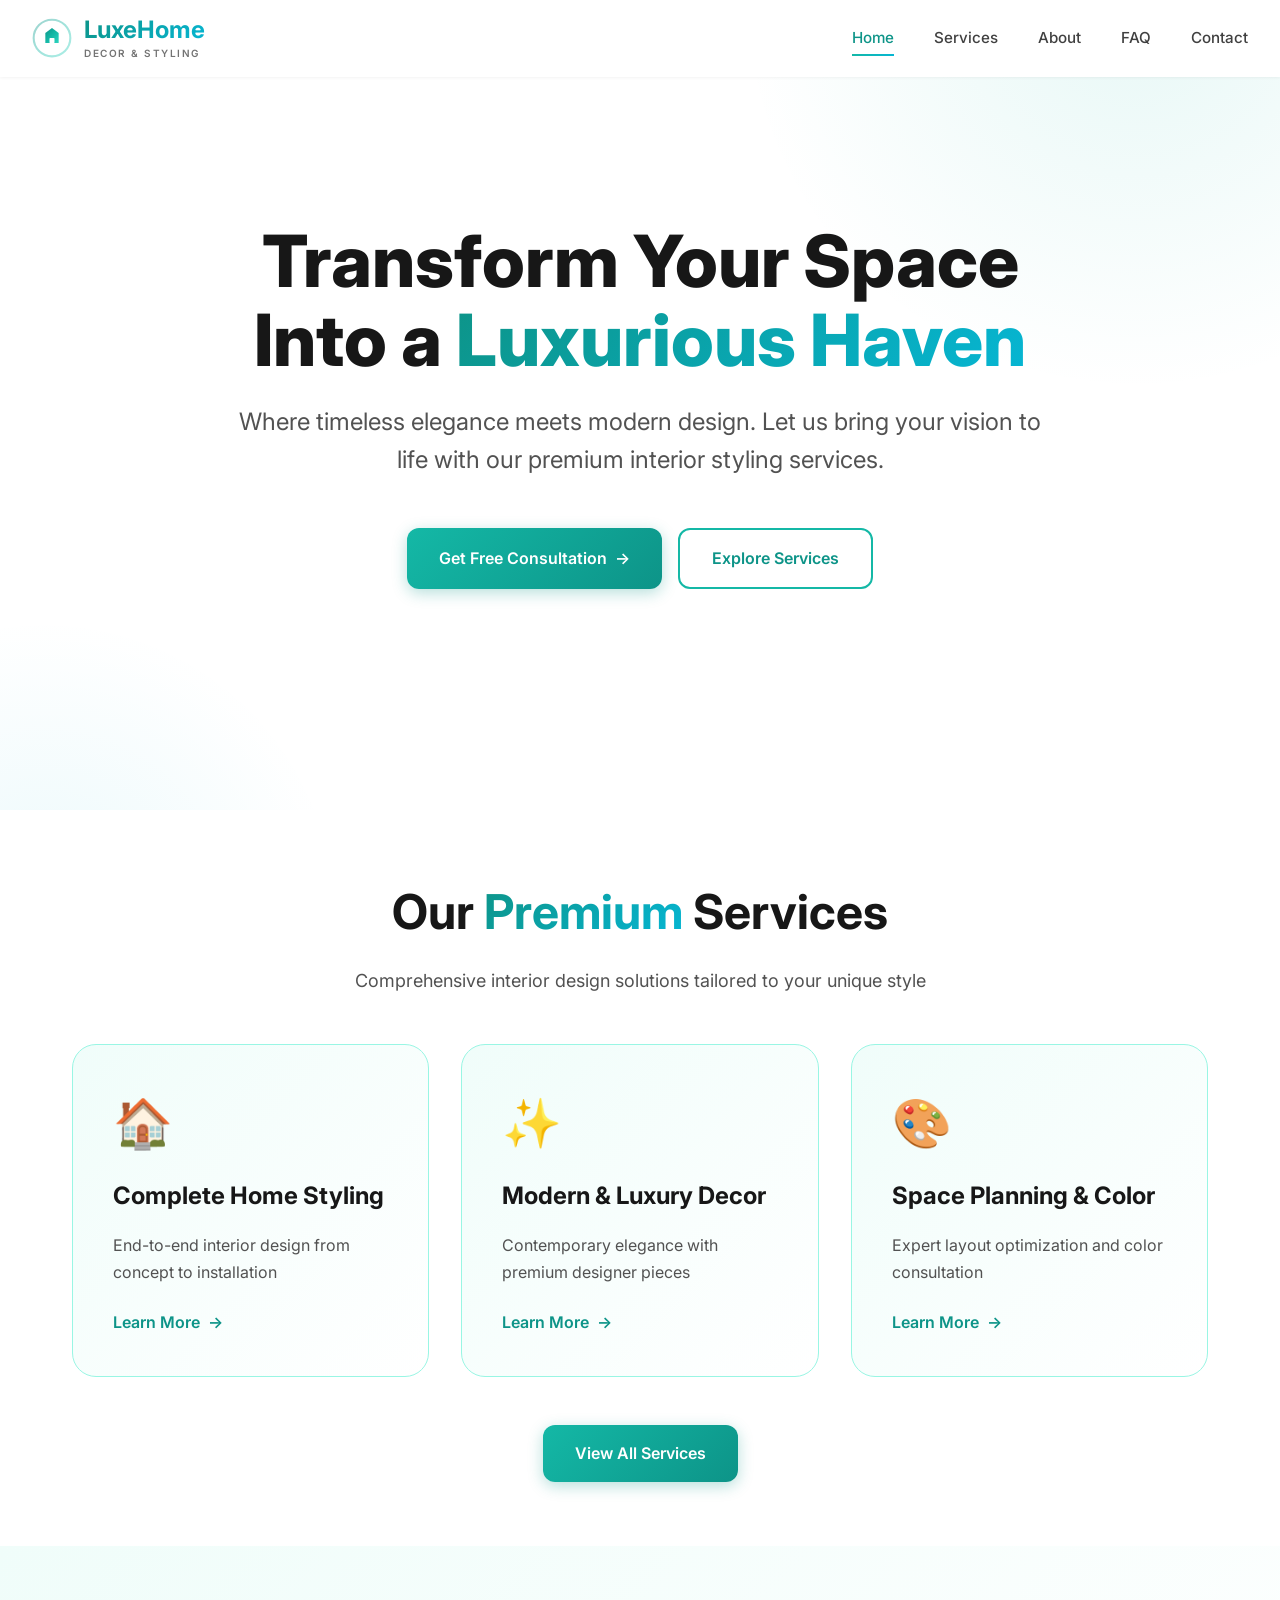
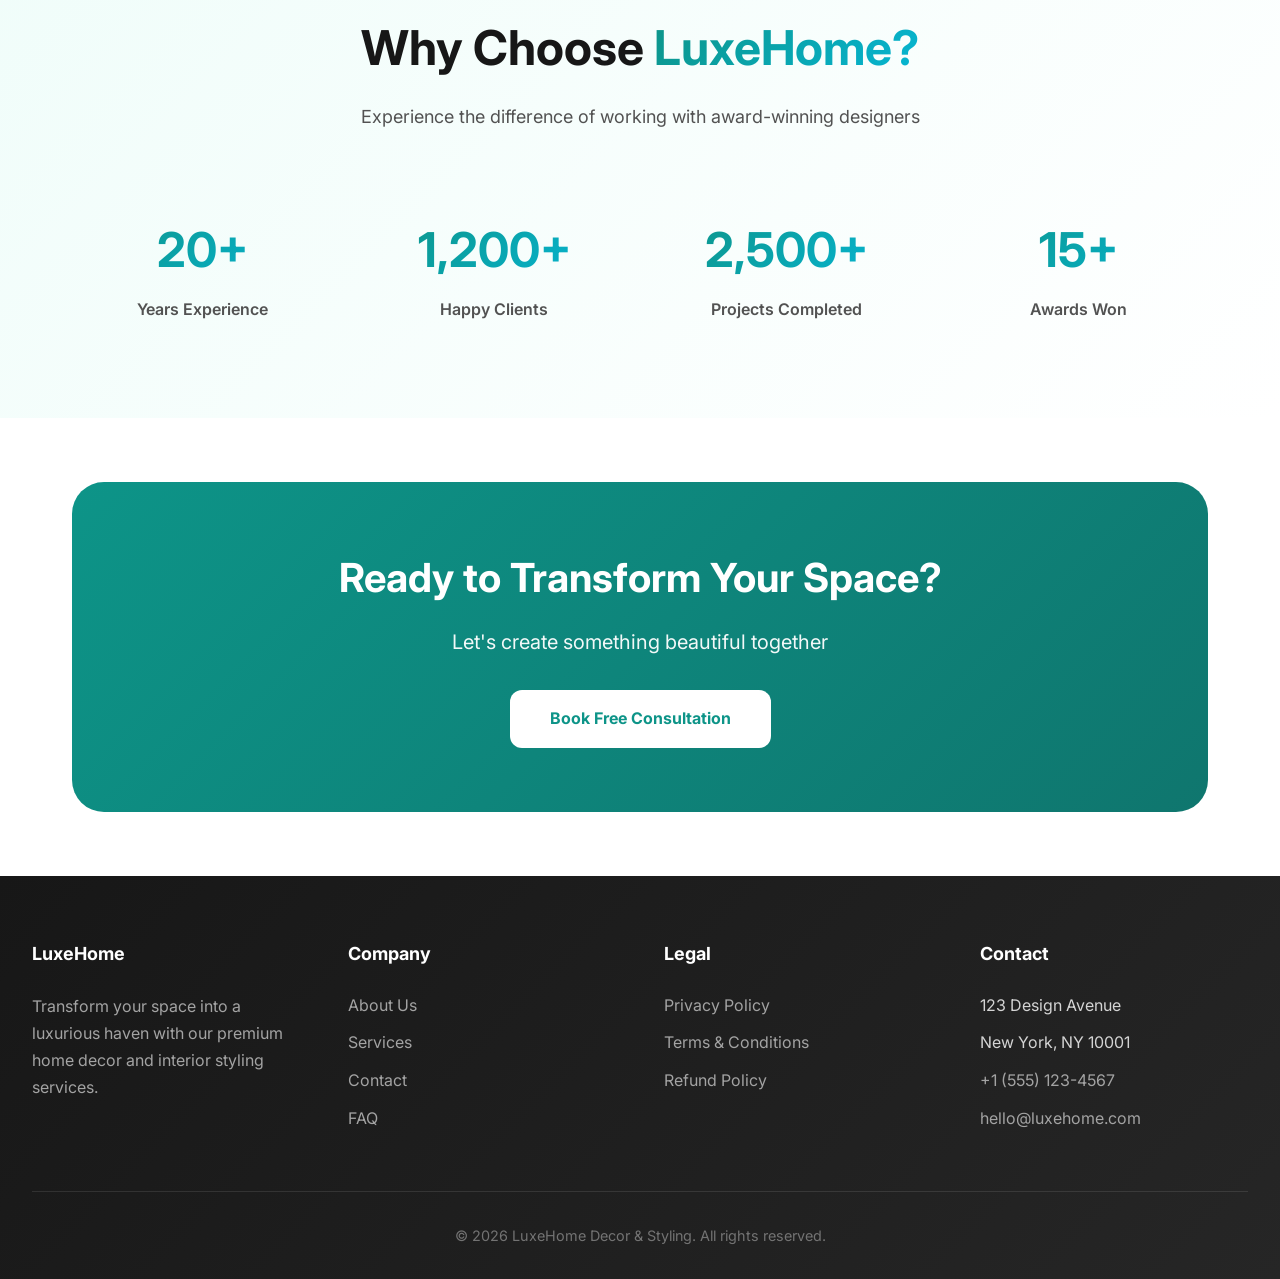
<file: index.html>
<!DOCTYPE html>
<html lang="en">
<head>
    <meta charset="UTF-8">
    <meta name="viewport" content="width=device-width, initial-scale=1.0">
    <meta name="description" content="LuxeHome Decor & Styling - Transform your space into a luxurious haven with our premium home decor and interior styling services.">
    <meta name="keywords" content="interior design, home decor, luxury styling, modern design, home styling">
    <title>LuxeHome Decor & Styling - Premium Interior Design Services</title>
    
    <!-- Favicon -->
    <link rel="icon" type="image/svg+xml" href="data:image/svg+xml,<svg xmlns='http://www.w3.org/2000/svg' viewBox='0 0 100 100'><text y='.9em' font-size='90'>🏠</text></svg>">
    
    <!-- Google Fonts -->
    <link rel="preconnect" href="https://fonts.googleapis.com">
    <link rel="preconnect" href="https://fonts.gstatic.com" crossorigin>
    <link href="https://fonts.googleapis.com/css2?family=Inter:wght@300;400;500;600;700;800;900&display=swap" rel="stylesheet">
    
    <!-- Stylesheet -->
    <link rel="stylesheet" href="css/style.css">
</head>
<body>
    <!-- Header -->
    <header class="header">
        <div class="header-container">
            <a href="index.html" class="logo">
                <svg class="logo-icon" viewBox="0 0 48 48" fill="none" xmlns="http://www.w3.org/2000/svg">
                    <circle cx="24" cy="24" r="22" stroke="url(#logoGradient)" stroke-width="2.5" fill="none" opacity="0.4"/>
                    <path d="M24 12L32 18V30H16V18L24 12Z" fill="url(#logoGradient)"/>
                    <rect x="21" y="24" width="6" height="6" fill="white" rx="1"/>
                    <defs>
                        <linearGradient id="logoGradient" x1="0%" y1="0%" x2="100%" y2="100%">
                            <stop offset="0%" stop-color="#0d9488"/>
                            <stop offset="50%" stop-color="#14b8a6"/>
                            <stop offset="100%" stop-color="#2dd4bf"/>
                        </linearGradient>
                    </defs>
                </svg>
                <div class="logo-text">
                    <span class="logo-name">LuxeHome</span>
                    <span class="logo-tagline">DECOR & STYLING</span>
                </div>
            </a>

            <nav class="nav">
                <a href="index.html">Home</a>
                <a href="services.html">Services</a>
                <a href="about.html">About</a>
                <a href="faq.html">FAQ</a>
                <a href="contact.html">Contact</a>
            </nav>

            <button class="mobile-menu-toggle" aria-label="Toggle menu">☰</button>
        </div>
    </header>

    <!-- Hero Section -->
    <section class="hero">
        <div class="hero-content">
            <h1 class="fade-in-up">
                Transform Your Space Into a <span class="gradient-text">Luxurious Haven</span>
            </h1>
            <p class="hero-subtitle fade-in-up">
                Where timeless elegance meets modern design. Let us bring your vision to life with our premium interior styling services.
            </p>
            <div class="hero-buttons fade-in-up">
                <a href="contact.html" class="btn btn-primary">
                    <span>Get Free Consultation</span>
                    <span>→</span>
                </a>
                <a href="services.html" class="btn btn-secondary">
                    <span>Explore Services</span>
                </a>
            </div>
        </div>
    </section>

    <!-- Services Preview Section -->
    <section class="content-section" style="background: white;">
        <div class="container">
            <div class="section-header animate-on-scroll">
                <h2>Our <span class="gradient-text">Premium</span> Services</h2>
                <p>Comprehensive interior design solutions tailored to your unique style</p>
            </div>
            
            <div style="display: grid; grid-template-columns: repeat(auto-fit, minmax(300px, 1fr)); gap: 2rem; margin-top: 3rem;">
                <!-- Service Card 1 -->
                <div class="animate-on-scroll" style="background: linear-gradient(135deg, #f0fdfa, white); padding: 2.5rem; border-radius: 1.5rem; border: 1px solid #99f6e4; transition: all 0.3s ease;">
                    <div style="font-size: 3rem; margin-bottom: 1rem;">🏠</div>
                    <h3 style="font-size: 1.5rem; font-weight: 700; margin-bottom: 1rem; color: #171717;">Complete Home Styling</h3>
                    <p style="color: #525252; line-height: 1.7; margin-bottom: 1.5rem;">End-to-end interior design from concept to installation</p>
                    <a href="services.html" style="color: #0d9488; font-weight: 600; display: inline-flex; align-items: center; gap: 0.5rem;">
                        Learn More <span>→</span>
                    </a>
                </div>

                <!-- Service Card 2 -->
                <div class="animate-on-scroll" style="background: linear-gradient(135deg, #f0fdfa, white); padding: 2.5rem; border-radius: 1.5rem; border: 1px solid #99f6e4; transition: all 0.3s ease;">
                    <div style="font-size: 3rem; margin-bottom: 1rem;">✨</div>
                    <h3 style="font-size: 1.5rem; font-weight: 700; margin-bottom: 1rem; color: #171717;">Modern & Luxury Decor</h3>
                    <p style="color: #525252; line-height: 1.7; margin-bottom: 1.5rem;">Contemporary elegance with premium designer pieces</p>
                    <a href="services.html" style="color: #0d9488; font-weight: 600; display: inline-flex; align-items: center; gap: 0.5rem;">
                        Learn More <span>→</span>
                    </a>
                </div>

                <!-- Service Card 3 -->
                <div class="animate-on-scroll" style="background: linear-gradient(135deg, #f0fdfa, white); padding: 2.5rem; border-radius: 1.5rem; border: 1px solid #99f6e4; transition: all 0.3s ease;">
                    <div style="font-size: 3rem; margin-bottom: 1rem;">🎨</div>
                    <h3 style="font-size: 1.5rem; font-weight: 700; margin-bottom: 1rem; color: #171717;">Space Planning & Color</h3>
                    <p style="color: #525252; line-height: 1.7; margin-bottom: 1.5rem;">Expert layout optimization and color consultation</p>
                    <a href="services.html" style="color: #0d9488; font-weight: 600; display: inline-flex; align-items: center; gap: 0.5rem;">
                        Learn More <span>→</span>
                    </a>
                </div>
            </div>

            <div style="text-align: center; margin-top: 3rem;">
                <a href="services.html" class="btn btn-primary">View All Services</a>
            </div>
        </div>
    </section>

    <!-- Why Choose Us Section -->
    <section class="content-section" style="background: linear-gradient(135deg, #f0fdfa, white);">
        <div class="container">
            <div class="section-header animate-on-scroll">
                <h2>Why Choose <span class="gradient-text">LuxeHome?</span></h2>
                <p>Experience the difference of working with award-winning designers</p>
            </div>
            
            <div style="display: grid; grid-template-columns: repeat(auto-fit, minmax(250px, 1fr)); gap: 2rem; margin-top: 3rem;">
                <div class="animate-on-scroll" style="text-align: center; padding: 2rem;">
                    <div style="font-size: 3rem; font-weight: 700; background: linear-gradient(135deg, #0d9488, #06b6d4); -webkit-background-clip: text; -webkit-text-fill-color: transparent; margin-bottom: 0.5rem;">20+</div>
                    <p style="color: #525252; font-weight: 600;">Years Experience</p>
                </div>
                <div class="animate-on-scroll" style="text-align: center; padding: 2rem;">
                    <div style="font-size: 3rem; font-weight: 700; background: linear-gradient(135deg, #0d9488, #06b6d4); -webkit-background-clip: text; -webkit-text-fill-color: transparent; margin-bottom: 0.5rem;">1,200+</div>
                    <p style="color: #525252; font-weight: 600;">Happy Clients</p>
                </div>
                <div class="animate-on-scroll" style="text-align: center; padding: 2rem;">
                    <div style="font-size: 3rem; font-weight: 700; background: linear-gradient(135deg, #0d9488, #06b6d4); -webkit-background-clip: text; -webkit-text-fill-color: transparent; margin-bottom: 0.5rem;">2,500+</div>
                    <p style="color: #525252; font-weight: 600;">Projects Completed</p>
                </div>
                <div class="animate-on-scroll" style="text-align: center; padding: 2rem;">
                    <div style="font-size: 3rem; font-weight: 700; background: linear-gradient(135deg, #0d9488, #06b6d4); -webkit-background-clip: text; -webkit-text-fill-color: transparent; margin-bottom: 0.5rem;">15+</div>
                    <p style="color: #525252; font-weight: 600;">Awards Won</p>
                </div>
            </div>
        </div>
    </section>

    <!-- CTA Section -->
    <section class="content-section" style="background: white;">
        <div class="container">
            <div style="background: linear-gradient(135deg, #0d9488, #0f766e); padding: 4rem 2rem; border-radius: 2rem; text-align: center; color: white;">
                <h2 style="font-size: 2.5rem; font-weight: 700; margin-bottom: 1rem;">Ready to Transform Your Space?</h2>
                <p style="font-size: 1.25rem; margin-bottom: 2rem; opacity: 0.95;">Let's create something beautiful together</p>
                <a href="contact.html" class="btn" style="background: white; color: #0d9488; padding: 1rem 2.5rem; font-weight: 700; display: inline-block;">
                    Book Free Consultation
                </a>
            </div>
        </div>
    </section>

    <!-- Footer -->
    <footer class="footer">
        <div class="footer-grid">
            <div class="footer-column">
                <h4>LuxeHome</h4>
                <p>Transform your space into a luxurious haven with our premium home decor and interior styling services.</p>
            </div>
            
            <div class="footer-column">
                <h4>Company</h4>
                <ul>
                    <li><a href="about.html">About Us</a></li>
                    <li><a href="services.html">Services</a></li>
                    <li><a href="contact.html">Contact</a></li>
                    <li><a href="faq.html">FAQ</a></li>
                </ul>
            </div>
            
            <div class="footer-column">
                <h4>Legal</h4>
                <ul>
                    <li><a href="privacy.html">Privacy Policy</a></li>
                    <li><a href="terms.html">Terms & Conditions</a></li>
                    <li><a href="refund.html">Refund Policy</a></li>
                </ul>
            </div>
            
            <div class="footer-column">
                <h4>Contact</h4>
                <ul>
                    <li>123 Design Avenue</li>
                    <li>New York, NY 10001</li>
                    <li><a href="tel:+15551234567">+1 (555) 123-4567</a></li>
                    <li><a href="mailto:hello@luxehome.com">hello@luxehome.com</a></li>
                </ul>
            </div>
        </div>
        
        <div class="footer-bottom">
            <p>&copy; 2026 LuxeHome Decor & Styling. All rights reserved.</p>
        </div>
    </footer>

    <!-- Back to Top Button -->
    <button class="back-to-top" aria-label="Back to top">↑</button>

    <!-- JavaScript -->
    <script src="js/main.js"></script>
</body>
</html>
</file>
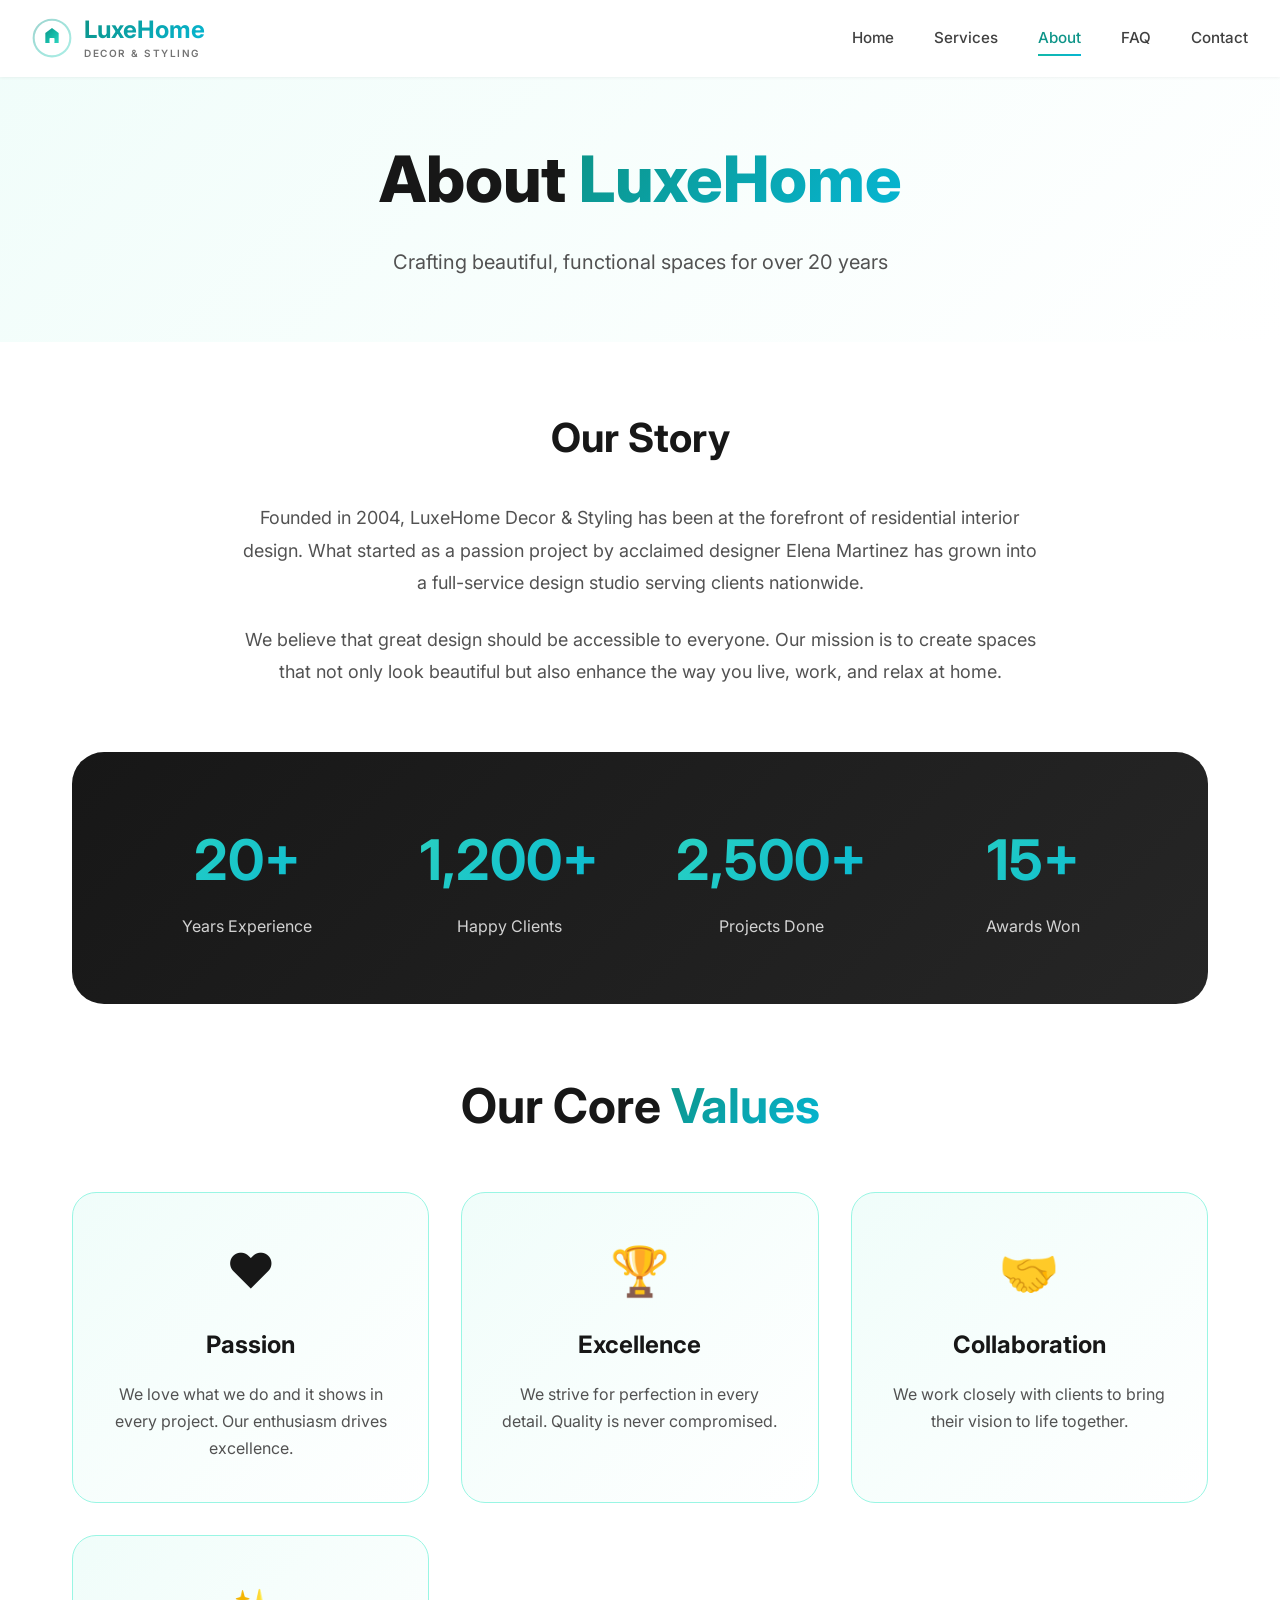
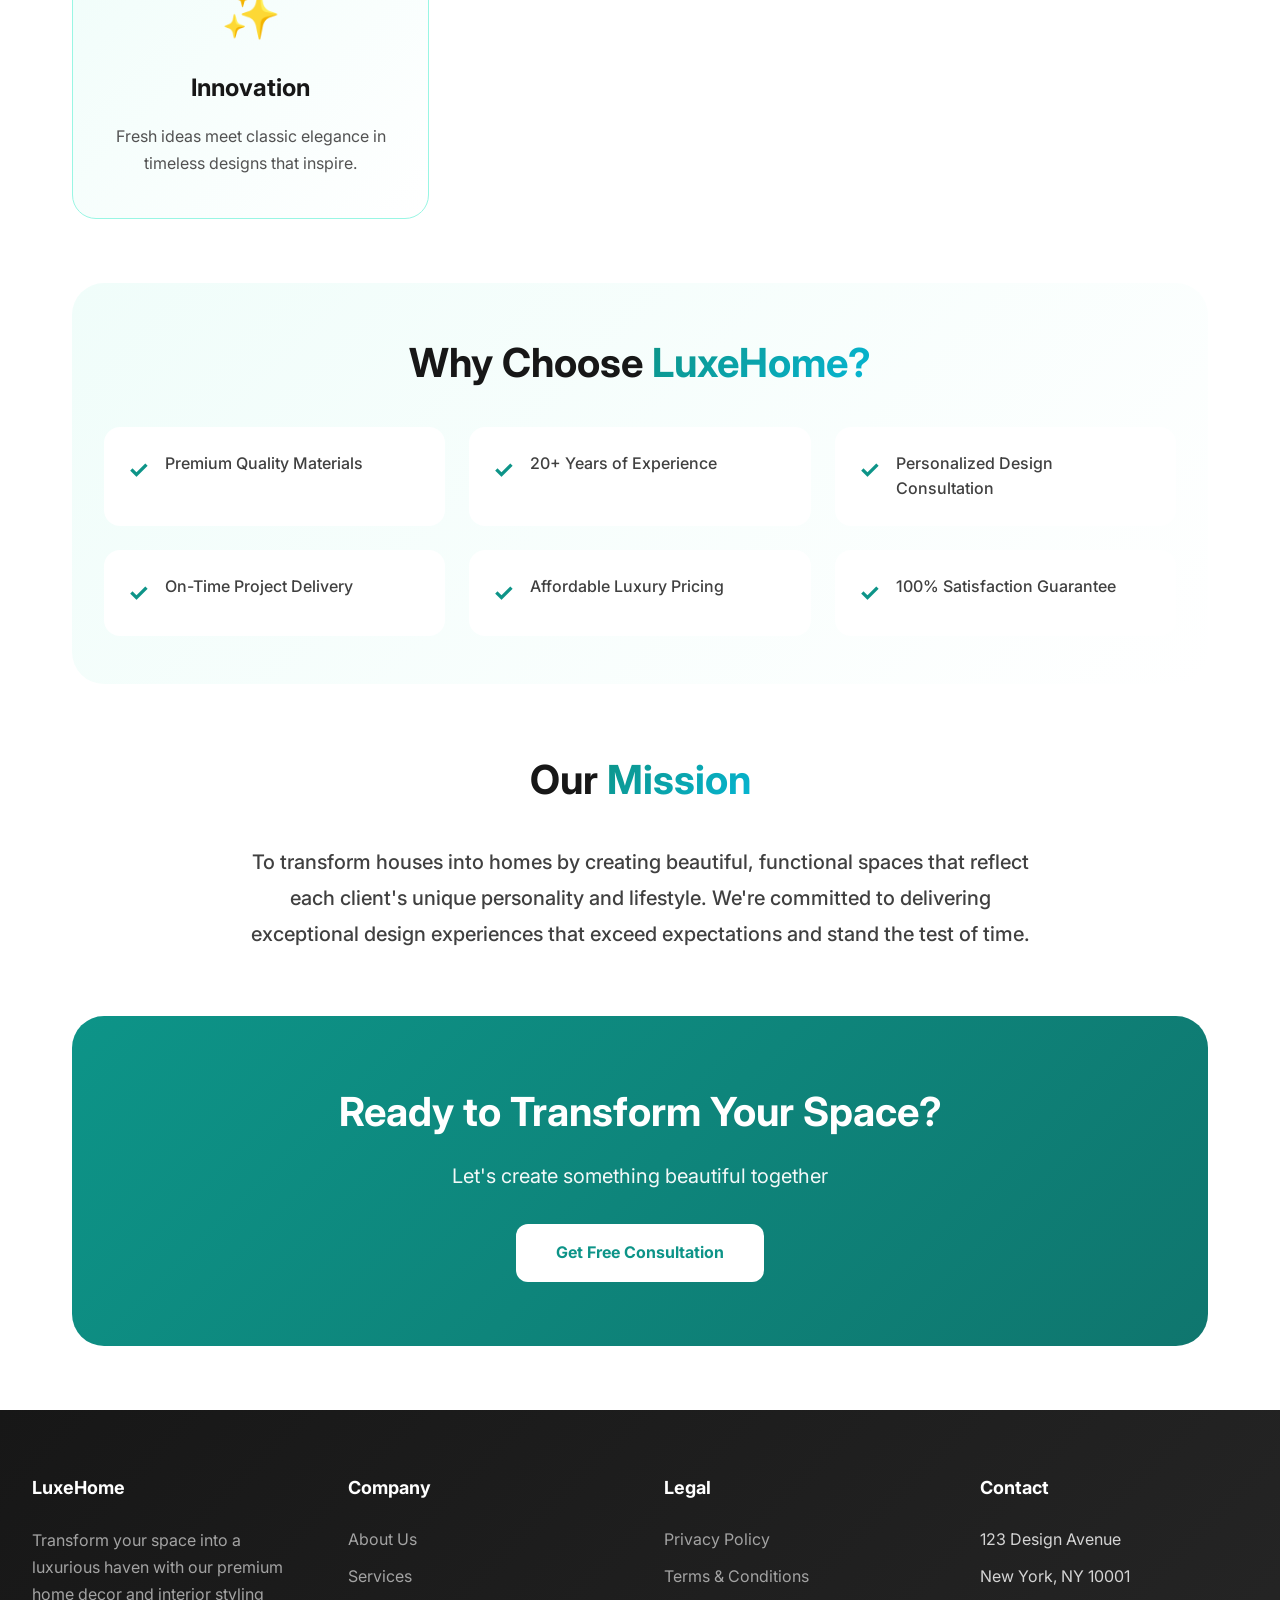
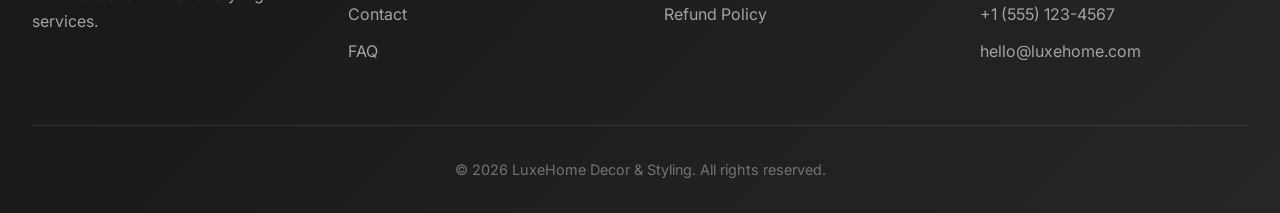
<file: about.html>
<!DOCTYPE html>
<html lang="en">
<head>
    <meta charset="UTF-8">
    <meta name="viewport" content="width=device-width, initial-scale=1.0">
    <meta name="description" content="About LuxeHome - 20+ years of creating beautiful, functional spaces">
    <title>About Us - LuxeHome Decor & Styling</title>
    <link rel="icon" type="image/svg+xml" href="data:image/svg+xml,<svg xmlns='http://www.w3.org/2000/svg' viewBox='0 0 100 100'><text y='.9em' font-size='90'>🏠</text></svg>">
    <link rel="preconnect" href="https://fonts.googleapis.com">
    <link rel="preconnect" href="https://fonts.gstatic.com" crossorigin>
    <link href="https://fonts.googleapis.com/css2?family=Inter:wght@300;400;500;600;700;800;900&display=swap" rel="stylesheet">
    <link rel="stylesheet" href="css/style.css">
</head>
<body>
    <header class="header">
        <div class="header-container">
            <a href="index.html" class="logo">
                <svg class="logo-icon" viewBox="0 0 48 48" fill="none" xmlns="http://www.w3.org/2000/svg">
                    <circle cx="24" cy="24" r="22" stroke="url(#logoGradient)" stroke-width="2.5" fill="none" opacity="0.4"/>
                    <path d="M24 12L32 18V30H16V18L24 12Z" fill="url(#logoGradient)"/>
                    <rect x="21" y="24" width="6" height="6" fill="white" rx="1"/>
                    <defs>
                        <linearGradient id="logoGradient" x1="0%" y1="0%" x2="100%" y2="100%">
                            <stop offset="0%" stop-color="#0d9488"/>
                            <stop offset="50%" stop-color="#14b8a6"/>
                            <stop offset="100%" stop-color="#2dd4bf"/>
                        </linearGradient>
                    </defs>
                </svg>
                <div class="logo-text">
                    <span class="logo-name">LuxeHome</span>
                    <span class="logo-tagline">DECOR & STYLING</span>
                </div>
            </a>
            <nav class="nav">
                <a href="index.html">Home</a>
                <a href="services.html">Services</a>
                <a href="about.html">About</a>
                <a href="faq.html">FAQ</a>
                <a href="contact.html">Contact</a>
            </nav>
            <button class="mobile-menu-toggle" aria-label="Toggle menu">☰</button>
        </div>
    </header>

    <div class="page-hero">
        <h1>About <span class="gradient-text">LuxeHome</span></h1>
        <p class="page-subtitle">Crafting beautiful, functional spaces for over 20 years</p>
    </div>

    <section class="content-section">
        <div class="container">
            <div style="max-width: 800px; margin: 0 auto 4rem; text-align: center;">
                <h2 style="font-size: 2.5rem; margin-bottom: 2rem;">Our Story</h2>
                <p style="font-size: 1.125rem; color: #525252; line-height: 1.8; margin-bottom: 1.5rem;">
                    Founded in 2004, LuxeHome Decor & Styling has been at the forefront of residential interior design. What started as a passion project by acclaimed designer Elena Martinez has grown into a full-service design studio serving clients nationwide.
                </p>
                <p style="font-size: 1.125rem; color: #525252; line-height: 1.8;">
                    We believe that great design should be accessible to everyone. Our mission is to create spaces that not only look beautiful but also enhance the way you live, work, and relax at home.
                </p>
            </div>

            <div style="background: linear-gradient(135deg, #171717, #262626); color: white; padding: 4rem 2rem; border-radius: 2rem; margin: 4rem 0;">
                <div style="display: grid; grid-template-columns: repeat(auto-fit, minmax(200px, 1fr)); gap: 3rem; max-width: 1000px; margin: 0 auto;">
                    <div style="text-align: center;">
                        <div style="font-size: 3.5rem; font-weight: 700; background: linear-gradient(135deg, #2dd4bf, #06b6d4); -webkit-background-clip: text; -webkit-text-fill-color: transparent; margin-bottom: 0.5rem;">20+</div>
                        <p style="color: rgba(255, 255, 255, 0.8);">Years Experience</p>
                    </div>
                    <div style="text-align: center;">
                        <div style="font-size: 3.5rem; font-weight: 700; background: linear-gradient(135deg, #2dd4bf, #06b6d4); -webkit-background-clip: text; -webkit-text-fill-color: transparent; margin-bottom: 0.5rem;">1,200+</div>
                        <p style="color: rgba(255, 255, 255, 0.8);">Happy Clients</p>
                    </div>
                    <div style="text-align: center;">
                        <div style="font-size: 3.5rem; font-weight: 700; background: linear-gradient(135deg, #2dd4bf, #06b6d4); -webkit-background-clip: text; -webkit-text-fill-color: transparent; margin-bottom: 0.5rem;">2,500+</div>
                        <p style="color: rgba(255, 255, 255, 0.8);">Projects Done</p>
                    </div>
                    <div style="text-align: center;">
                        <div style="font-size: 3.5rem; font-weight: 700; background: linear-gradient(135deg, #2dd4bf, #06b6d4); -webkit-background-clip: text; -webkit-text-fill-color: transparent; margin-bottom: 0.5rem;">15+</div>
                        <p style="color: rgba(255, 255, 255, 0.8);">Awards Won</p>
                    </div>
                </div>
            </div>

            <div class="section-header">
                <h2>Our Core <span class="gradient-text">Values</span></h2>
            </div>
            
            <div style="display: grid; grid-template-columns: repeat(auto-fit, minmax(280px, 1fr)); gap: 2rem; margin-top: 3rem;">
                <div style="text-align: center; padding: 2.5rem; background: linear-gradient(135deg, #f0fdfa, white); border-radius: 1.5rem; border: 1px solid #99f6e4;">
                    <div style="font-size: 3rem; margin-bottom: 1rem;">❤️</div>
                    <h3 style="font-size: 1.5rem; font-weight: 700; margin-bottom: 1rem;">Passion</h3>
                    <p style="color: #525252; line-height: 1.7;">We love what we do and it shows in every project. Our enthusiasm drives excellence.</p>
                </div>
                <div style="text-align: center; padding: 2.5rem; background: linear-gradient(135deg, #f0fdfa, white); border-radius: 1.5rem; border: 1px solid #99f6e4;">
                    <div style="font-size: 3rem; margin-bottom: 1rem;">🏆</div>
                    <h3 style="font-size: 1.5rem; font-weight: 700; margin-bottom: 1rem;">Excellence</h3>
                    <p style="color: #525252; line-height: 1.7;">We strive for perfection in every detail. Quality is never compromised.</p>
                </div>
                <div style="text-align: center; padding: 2.5rem; background: linear-gradient(135deg, #f0fdfa, white); border-radius: 1.5rem; border: 1px solid #99f6e4;">
                    <div style="font-size: 3rem; margin-bottom: 1rem;">🤝</div>
                    <h3 style="font-size: 1.5rem; font-weight: 700; margin-bottom: 1rem;">Collaboration</h3>
                    <p style="color: #525252; line-height: 1.7;">We work closely with clients to bring their vision to life together.</p>
                </div>
                <div style="text-align: center; padding: 2.5rem; background: linear-gradient(135deg, #f0fdfa, white); border-radius: 1.5rem; border: 1px solid #99f6e4;">
                    <div style="font-size: 3rem; margin-bottom: 1rem;">✨</div>
                    <h3 style="font-size: 1.5rem; font-weight: 700; margin-bottom: 1rem;">Innovation</h3>
                    <p style="color: #525252; line-height: 1.7;">Fresh ideas meet classic elegance in timeless designs that inspire.</p>
                </div>
            </div>

            <div style="background: linear-gradient(135deg, #f0fdfa, white); padding: 3rem 2rem; border-radius: 2rem; margin: 4rem 0;">
                <h2 style="text-align: center; font-size: 2.5rem; margin-bottom: 2rem;">Why Choose <span class="gradient-text">LuxeHome?</span></h2>
                <div style="display: grid; grid-template-columns: repeat(auto-fit, minmax(300px, 1fr)); gap: 1.5rem; margin-top: 2rem;">
                    <div style="display: flex; gap: 1rem; padding: 1.5rem; background: white; border-radius: 1rem;">
                        <span style="color: #0d9488; font-size: 1.5rem; font-weight: bold;">✓</span>
                        <span style="color: #404040; font-weight: 500;">Premium Quality Materials</span>
                    </div>
                    <div style="display: flex; gap: 1rem; padding: 1.5rem; background: white; border-radius: 1rem;">
                        <span style="color: #0d9488; font-size: 1.5rem; font-weight: bold;">✓</span>
                        <span style="color: #404040; font-weight: 500;">20+ Years of Experience</span>
                    </div>
                    <div style="display: flex; gap: 1rem; padding: 1.5rem; background: white; border-radius: 1rem;">
                        <span style="color: #0d9488; font-size: 1.5rem; font-weight: bold;">✓</span>
                        <span style="color: #404040; font-weight: 500;">Personalized Design Consultation</span>
                    </div>
                    <div style="display: flex; gap: 1rem; padding: 1.5rem; background: white; border-radius: 1rem;">
                        <span style="color: #0d9488; font-size: 1.5rem; font-weight: bold;">✓</span>
                        <span style="color: #404040; font-weight: 500;">On-Time Project Delivery</span>
                    </div>
                    <div style="display: flex; gap: 1rem; padding: 1.5rem; background: white; border-radius: 1rem;">
                        <span style="color: #0d9488; font-size: 1.5rem; font-weight: bold;">✓</span>
                        <span style="color: #404040; font-weight: 500;">Affordable Luxury Pricing</span>
                    </div>
                    <div style="display: flex; gap: 1rem; padding: 1.5rem; background: white; border-radius: 1rem;">
                        <span style="color: #0d9488; font-size: 1.5rem; font-weight: bold;">✓</span>
                        <span style="color: #404040; font-weight: 500;">100% Satisfaction Guarantee</span>
                    </div>
                </div>
            </div>

            <div style="max-width: 800px; margin: 4rem auto; text-align: center;">
                <h2 style="font-size: 2.5rem; margin-bottom: 2rem;">Our <span class="gradient-text">Mission</span></h2>
                <p style="font-size: 1.25rem; font-weight: 500; color: #404040; line-height: 1.8;">
                    To transform houses into homes by creating beautiful, functional spaces that reflect each client's unique personality and lifestyle. We're committed to delivering exceptional design experiences that exceed expectations and stand the test of time.
                </p>
            </div>

            <div style="background: linear-gradient(135deg, #0d9488, #0f766e); padding: 4rem 2rem; border-radius: 2rem; text-align: center; color: white;">
                <h2 style="font-size: 2.5rem; margin-bottom: 1rem;">Ready to Transform Your Space?</h2>
                <p style="font-size: 1.25rem; margin-bottom: 2rem; opacity: 0.95;">Let's create something beautiful together</p>
                <a href="contact.html" class="btn" style="background: white; color: #0d9488; padding: 1rem 2.5rem; font-weight: 700; display: inline-block;">
                    Get Free Consultation
                </a>
            </div>
        </div>
    </section>

    <footer class="footer">
        <div class="footer-grid">
            <div class="footer-column">
                <h4>LuxeHome</h4>
                <p>Transform your space into a luxurious haven with our premium home decor and interior styling services.</p>
            </div>
            <div class="footer-column">
                <h4>Company</h4>
                <ul>
                    <li><a href="about.html">About Us</a></li>
                    <li><a href="services.html">Services</a></li>
                    <li><a href="contact.html">Contact</a></li>
                    <li><a href="faq.html">FAQ</a></li>
                </ul>
            </div>
            <div class="footer-column">
                <h4>Legal</h4>
                <ul>
                    <li><a href="privacy.html">Privacy Policy</a></li>
                    <li><a href="terms.html">Terms & Conditions</a></li>
                    <li><a href="refund.html">Refund Policy</a></li>
                </ul>
            </div>
            <div class="footer-column">
                <h4>Contact</h4>
                <ul>
                    <li>123 Design Avenue</li>
                    <li>New York, NY 10001</li>
                    <li><a href="tel:+15551234567">+1 (555) 123-4567</a></li>
                    <li><a href="mailto:hello@luxehome.com">hello@luxehome.com</a></li>
                </ul>
            </div>
        </div>
        <div class="footer-bottom">
            <p>&copy; 2026 LuxeHome Decor & Styling. All rights reserved.</p>
        </div>
    </footer>

    <button class="back-to-top" aria-label="Back to top">↑</button>
    <script src="js/main.js"></script>
</body>
</html>
</file>
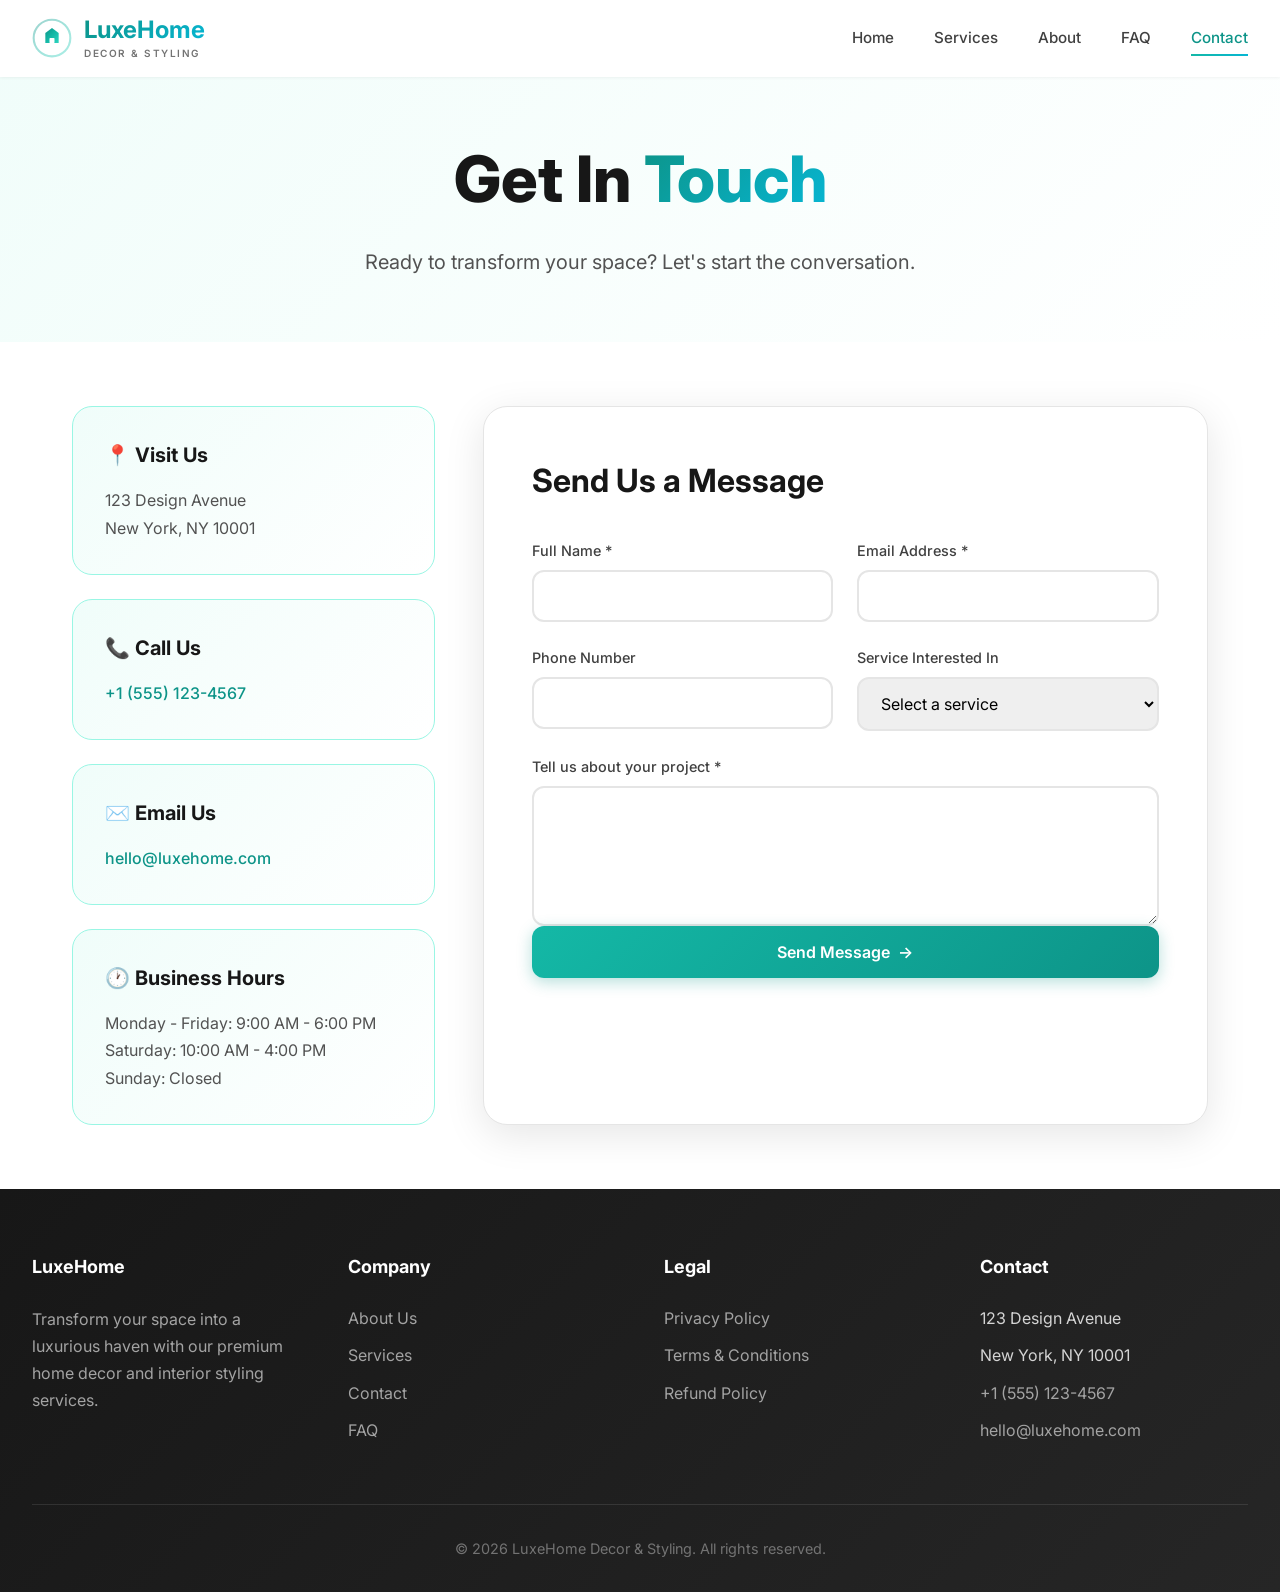
<file: contact.html>
<!DOCTYPE html>
<html lang="en">
<head>
    <meta charset="UTF-8">
    <meta name="viewport" content="width=device-width, initial-scale=1.0">
    <meta name="description" content="Contact LuxeHome - Get in touch for a free consultation">
    <title>Contact Us - LuxeHome Decor & Styling</title>
    <link rel="icon" type="image/svg+xml" href="data:image/svg+xml,<svg xmlns='http://www.w3.org/2000/svg' viewBox='0 0 100 100'><text y='.9em' font-size='90'>🏠</text></svg>">
    <link rel="preconnect" href="https://fonts.googleapis.com">
    <link rel="preconnect" href="https://fonts.gstatic.com" crossorigin>
    <link href="https://fonts.googleapis.com/css2?family=Inter:wght@300;400;500;600;700;800;900&display=swap" rel="stylesheet">
    <link rel="stylesheet" href="css/style.css">
    <style>
        .contact-grid {display: grid; grid-template-columns: 1fr; gap: 3rem;}
        @media (min-width: 1024px) {.contact-grid {grid-template-columns: 1fr 2fr;}}
        .contact-info {display: flex; flex-direction: column; gap: 1.5rem;}
        .contact-card {padding: 2rem; background: linear-gradient(135deg, #f0fdfa, white); border: 1px solid #99f6e4; border-radius: 1.25rem;}
        .contact-card h3 {font-size: 1.25rem; font-weight: 700; margin-bottom: 1rem; color: #171717;}
        .contact-card p {color: #525252; line-height: 1.7;}
        .contact-card a {color: #0d9488; font-weight: 500;}
        .contact-form {background: white; padding: 3rem; border-radius: 1.5rem; box-shadow: 0 10px 40px rgba(0, 0, 0, 0.1); border: 1px solid #e5e5e5;}
        .form-row {display: grid; grid-template-columns: 1fr; gap: 1.5rem; margin-bottom: 1.5rem;}
        @media (min-width: 768px) {.form-row {grid-template-columns: 1fr 1fr;}}
        .form-group {display: flex; flex-direction: column; gap: 0.5rem;}
        .form-group label {font-weight: 500; color: #404040; font-size: 0.9rem;}
        .form-group input, .form-group select, .form-group textarea {padding: 0.875rem 1.125rem; border: 2px solid #e5e5e5; border-radius: 0.75rem; font-family: inherit; font-size: 1rem; transition: all 0.3s ease;}
        .form-group input:focus, .form-group select:focus, .form-group textarea:focus {outline: none; border-color: #0d9488; box-shadow: 0 0 0 4px rgba(13, 148, 136, 0.1);}
        .form-group textarea {resize: vertical; min-height: 140px;}
        .form-message {padding: 1.25rem; border-radius: 0.75rem; margin-top: 1.5rem; display: none;}
        .form-message.success {background: #d1fae5; border: 2px solid #6ee7b7; color: #065f46; display: block;}
        .form-message.error {background: #fee2e2; border: 2px solid #fca5a5; color: #991b1b; display: block;}
    </style>
</head>
<body>
    <header class="header">
        <div class="header-container">
            <a href="index.html" class="logo">
                <svg class="logo-icon" viewBox="0 0 48 48" fill="none" xmlns="http://www.w3.org/2000/svg">
                    <circle cx="24" cy="24" r="22" stroke="url(#logoGradient)" stroke-width="2.5" fill="none" opacity="0.4"/>
                    <path d="M24 12L32 18V30H16V18L24 12Z" fill="url(#logoGradient)"/>
                    <rect x="21" y="24" width="6" height="6" fill="white" rx="1"/>
                    <defs>
                        <linearGradient id="logoGradient" x1="0%" y1="0%" x2="100%" y2="100%">
                            <stop offset="0%" stop-color="#0d9488"/>
                            <stop offset="50%" stop-color="#14b8a6"/>
                            <stop offset="100%" stop-color="#2dd4bf"/>
                        </linearGradient>
                    </defs>
                </svg>
                <div class="logo-text">
                    <span class="logo-name">LuxeHome</span>
                    <span class="logo-tagline">DECOR & STYLING</span>
                </div>
            </a>
            <nav class="nav">
                <a href="index.html">Home</a>
                <a href="services.html">Services</a>
                <a href="about.html">About</a>
                <a href="faq.html">FAQ</a>
                <a href="contact.html">Contact</a>
            </nav>
            <button class="mobile-menu-toggle" aria-label="Toggle menu">☰</button>
        </div>
    </header>

    <div class="page-hero">
        <h1>Get In <span class="gradient-text">Touch</span></h1>
        <p class="page-subtitle">Ready to transform your space? Let's start the conversation.</p>
    </div>

    <section class="content-section">
        <div class="container">
            <div class="contact-grid">
                <div class="contact-info">
                    <div class="contact-card">
                        <h3>📍 Visit Us</h3>
                        <p>123 Design Avenue<br>New York, NY 10001</p>
                    </div>
                    <div class="contact-card">
                        <h3>📞 Call Us</h3>
                        <p><a href="tel:+15551234567">+1 (555) 123-4567</a></p>
                    </div>
                    <div class="contact-card">
                        <h3>✉️ Email Us</h3>
                        <p><a href="mailto:hello@luxehome.com">hello@luxehome.com</a></p>
                    </div>
                    <div class="contact-card">
                        <h3>🕐 Business Hours</h3>
                        <p>Monday - Friday: 9:00 AM - 6:00 PM<br>Saturday: 10:00 AM - 4:00 PM<br>Sunday: Closed</p>
                    </div>
                </div>

                <form id="contact-form" class="contact-form">
                    <h2 style="margin-bottom: 2rem; font-size: 2rem;">Send Us a Message</h2>
                    
                    <div class="form-row">
                        <div class="form-group">
                            <label for="name">Full Name *</label>
                            <input type="text" id="name" name="name" required>
                        </div>
                        <div class="form-group">
                            <label for="email">Email Address *</label>
                            <input type="email" id="email" name="email" required>
                        </div>
                    </div>

                    <div class="form-row">
                        <div class="form-group">
                            <label for="phone">Phone Number</label>
                            <input type="tel" id="phone" name="phone">
                        </div>
                        <div class="form-group">
                            <label for="service">Service Interested In</label>
                            <select id="service" name="service">
                                <option value="">Select a service</option>
                                <option value="complete">Complete Home Styling</option>
                                <option value="modern">Modern & Luxury Decor</option>
                                <option value="space">Space Planning & Color</option>
                                <option value="furniture">Furniture Selection</option>
                                <option value="lighting">Lighting Design</option>
                                <option value="bedroom">Bedroom Styling</option>
                                <option value="kitchen">Kitchen & Dining</option>
                                <option value="custom">Custom Furniture</option>
                            </select>
                        </div>
                    </div>

                    <div class="form-group">
                        <label for="message">Tell us about your project *</label>
                        <textarea id="message" name="message" required></textarea>
                    </div>

                    <button type="submit" class="btn btn-primary" style="width: 100%; justify-content: center;">
                        <span>Send Message</span>
                        <span>→</span>
                    </button>

                    <div id="form-message" class="form-message"></div>
                </form>
            </div>
        </div>
    </section>

    <footer class="footer">
        <div class="footer-grid">
            <div class="footer-column">
                <h4>LuxeHome</h4>
                <p>Transform your space into a luxurious haven with our premium home decor and interior styling services.</p>
            </div>
            <div class="footer-column">
                <h4>Company</h4>
                <ul>
                    <li><a href="about.html">About Us</a></li>
                    <li><a href="services.html">Services</a></li>
                    <li><a href="contact.html">Contact</a></li>
                    <li><a href="faq.html">FAQ</a></li>
                </ul>
            </div>
            <div class="footer-column">
                <h4>Legal</h4>
                <ul>
                    <li><a href="privacy.html">Privacy Policy</a></li>
                    <li><a href="terms.html">Terms & Conditions</a></li>
                    <li><a href="refund.html">Refund Policy</a></li>
                </ul>
            </div>
            <div class="footer-column">
                <h4>Contact</h4>
                <ul>
                    <li>123 Design Avenue</li>
                    <li>New York, NY 10001</li>
                    <li><a href="tel:+15551234567">+1 (555) 123-4567</a></li>
                    <li><a href="mailto:hello@luxehome.com">hello@luxehome.com</a></li>
                </ul>
            </div>
        </div>
        <div class="footer-bottom">
            <p>&copy; 2026 LuxeHome Decor & Styling. All rights reserved.</p>
        </div>
    </footer>

    <button class="back-to-top" aria-label="Back to top">↑</button>
    <script src="js/main.js"></script>
</body>
</html>
</file>
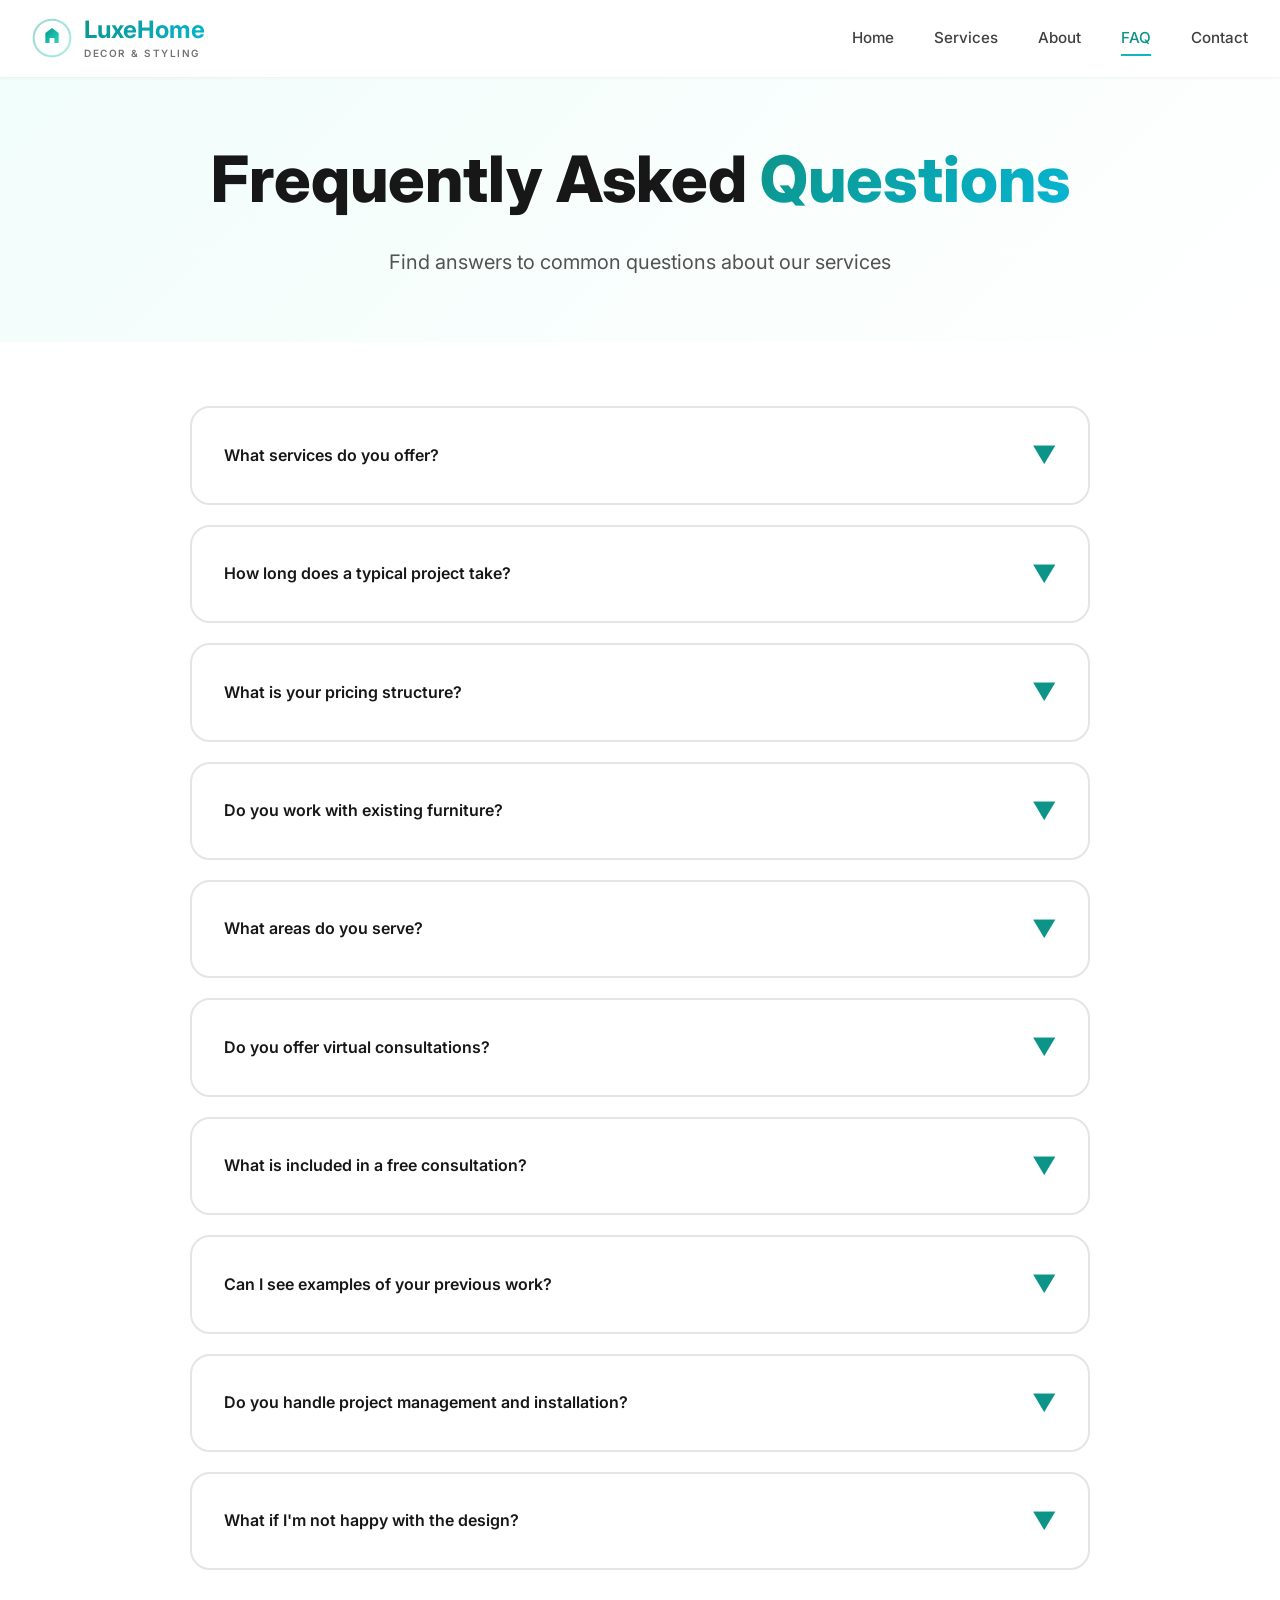
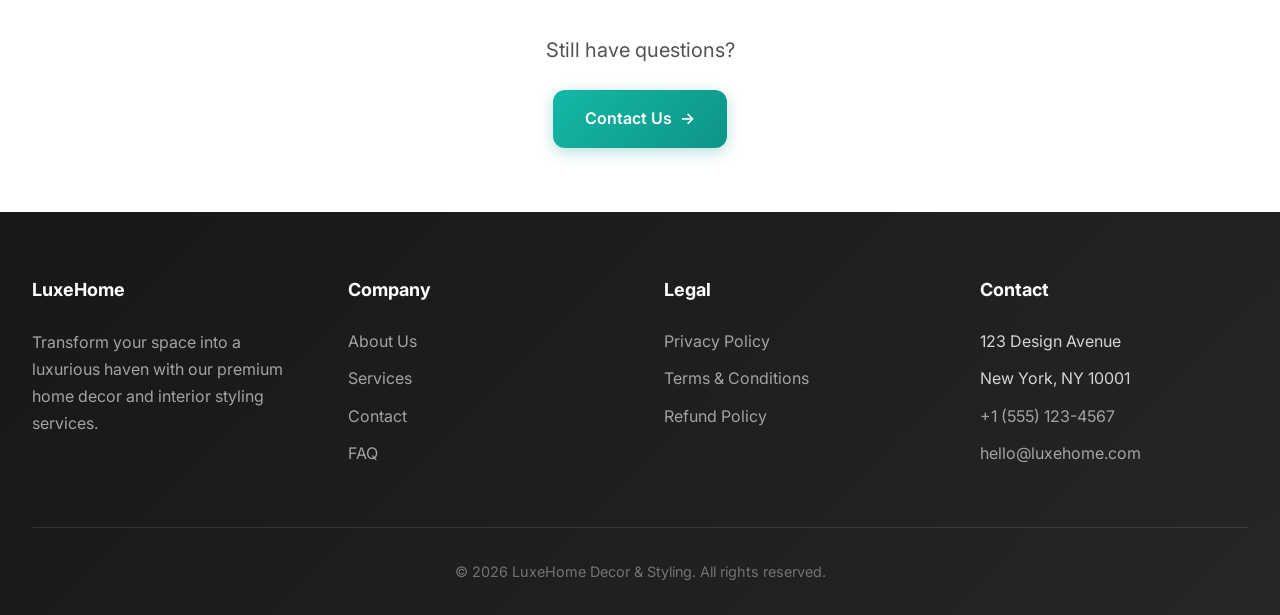
<file: faq.html>
<!DOCTYPE html>
<html lang="en">
<head>
    <meta charset="UTF-8">
    <meta name="viewport" content="width=device-width, initial-scale=1.0">
    <meta name="description" content="Frequently Asked Questions about LuxeHome services">
    <title>FAQ - LuxeHome Decor & Styling</title>
    <link rel="icon" type="image/svg+xml" href="data:image/svg+xml,<svg xmlns='http://www.w3.org/2000/svg' viewBox='0 0 100 100'><text y='.9em' font-size='90'>🏠</text></svg>">
    <link rel="preconnect" href="https://fonts.googleapis.com">
    <link rel="preconnect" href="https://fonts.gstatic.com" crossorigin>
    <link href="https://fonts.googleapis.com/css2?family=Inter:wght@300;400;500;600;700;800;900&display=swap" rel="stylesheet">
    <link rel="stylesheet" href="css/style.css">
    <style>
        .faq-list {max-width: 900px; margin: 0 auto;}
        .faq-item {background: white; border: 2px solid #e5e5e5; border-radius: 1.25rem; margin-bottom: 1.25rem; overflow: hidden; transition: all 0.3s ease;}
        .faq-item:hover {border-color: #99f6e4;}
        .faq-item.active {border-color: #0d9488;}
        .faq-question {padding: 1.75rem 2rem; display: flex; justify-content: space-between; align-items: center; cursor: pointer; font-weight: 600; color: #171717; transition: all 0.3s ease; gap: 1rem;}
        .faq-question:hover {color: #0d9488;}
        .faq-icon {font-size: 1.5rem; color: #0d9488; transition: transform 0.3s ease; flex-shrink: 0;}
        .faq-item.active .faq-icon {transform: rotate(180deg);}
        .faq-answer {max-height: 0; overflow: hidden; transition: max-height 0.4s ease;}
        .faq-item.active .faq-answer {max-height: 600px;}
        .faq-answer-content {padding: 0 2rem 2rem; color: #525252; line-height: 1.8;}
    </style>
</head>
<body>
    <header class="header">
        <div class="header-container">
            <a href="index.html" class="logo">
                <svg class="logo-icon" viewBox="0 0 48 48" fill="none" xmlns="http://www.w3.org/2000/svg">
                    <circle cx="24" cy="24" r="22" stroke="url(#logoGradient)" stroke-width="2.5" fill="none" opacity="0.4"/>
                    <path d="M24 12L32 18V30H16V18L24 12Z" fill="url(#logoGradient)"/>
                    <rect x="21" y="24" width="6" height="6" fill="white" rx="1"/>
                    <defs>
                        <linearGradient id="logoGradient" x1="0%" y1="0%" x2="100%" y2="100%">
                            <stop offset="0%" stop-color="#0d9488"/>
                            <stop offset="50%" stop-color="#14b8a6"/>
                            <stop offset="100%" stop-color="#2dd4bf"/>
                        </linearGradient>
                    </defs>
                </svg>
                <div class="logo-text">
                    <span class="logo-name">LuxeHome</span>
                    <span class="logo-tagline">DECOR & STYLING</span>
                </div>
            </a>
            <nav class="nav">
                <a href="index.html">Home</a>
                <a href="services.html">Services</a>
                <a href="about.html">About</a>
                <a href="faq.html">FAQ</a>
                <a href="contact.html">Contact</a>
            </nav>
            <button class="mobile-menu-toggle" aria-label="Toggle menu">☰</button>
        </div>
    </header>

    <div class="page-hero">
        <h1>Frequently Asked <span class="gradient-text">Questions</span></h1>
        <p class="page-subtitle">Find answers to common questions about our services</p>
    </div>

    <section class="content-section">
        <div class="container">
            <div class="faq-list">
                <div class="faq-item">
                    <div class="faq-question">
                        <span>What services do you offer?</span>
                        <span class="faq-icon">▼</span>
                    </div>
                    <div class="faq-answer">
                        <div class="faq-answer-content">
                            We offer complete home styling, modern & luxury decor, space planning, color consultation, furniture selection, lighting design, wall art curation, bedroom styling, kitchen & dining decor, and custom furniture design. Each service is tailored to your specific needs and style preferences.
                        </div>
                    </div>
                </div>

                <div class="faq-item">
                    <div class="faq-question">
                        <span>How long does a typical project take?</span>
                        <span class="faq-icon">▼</span>
                    </div>
                    <div class="faq-answer">
                        <div class="faq-answer-content">
                            Project timelines vary based on scope and complexity. A single room redesign typically takes 2-4 weeks from consultation to completion, while complete home styling projects usually take 2-3 months. We'll provide a detailed timeline during your initial consultation.
                        </div>
                    </div>
                </div>

                <div class="faq-item">
                    <div class="faq-question">
                        <span>What is your pricing structure?</span>
                        <span class="faq-icon">▼</span>
                    </div>
                    <div class="faq-answer">
                        <div class="faq-answer-content">
                            Our pricing is project-based and depends on the scope of work, square footage, and your specific requirements. Initial consultations are free, and we provide detailed quotes after understanding your vision and budget. Design fees typically range from $2,000 to $50,000 depending on project size and complexity.
                        </div>
                    </div>
                </div>

                <div class="faq-item">
                    <div class="faq-question">
                        <span>Do you work with existing furniture?</span>
                        <span class="faq-icon">▼</span>
                    </div>
                    <div class="faq-answer">
                        <div class="faq-answer-content">
                            Absolutely! We love incorporating pieces that hold special meaning to you. Our designers are skilled at blending existing furniture with new elements to create a cohesive, fresh look. We'll assess what to keep, what to repurpose, and what new pieces to add.
                        </div>
                    </div>
                </div>

                <div class="faq-item">
                    <div class="faq-question">
                        <span>What areas do you serve?</span>
                        <span class="faq-icon">▼</span>
                    </div>
                    <div class="faq-answer">
                        <div class="faq-answer-content">
                            We primarily serve the New York metropolitan area and surrounding regions. However, we also take on select projects nationwide and offer virtual consultations for clients outside our primary service area. Contact us to discuss your location.
                        </div>
                    </div>
                </div>

                <div class="faq-item">
                    <div class="faq-question">
                        <span>Do you offer virtual consultations?</span>
                        <span class="faq-icon">▼</span>
                    </div>
                    <div class="faq-answer">
                        <div class="faq-answer-content">
                            Yes! We offer comprehensive virtual consultations that include video calls, digital mood boards, 3D renderings, and detailed shopping lists. Virtual design services are perfect for clients who prefer remote collaboration or are located outside our service area.
                        </div>
                    </div>
                </div>

                <div class="faq-item">
                    <div class="faq-question">
                        <span>What is included in a free consultation?</span>
                        <span class="faq-icon">▼</span>
                    </div>
                    <div class="faq-answer">
                        <div class="faq-answer-content">
                            Our complimentary consultation includes a discussion of your vision, style preferences, functional needs, budget, and timeline. We'll assess your space, provide initial recommendations, answer all your questions, and outline the next steps to bring your design to life.
                        </div>
                    </div>
                </div>

                <div class="faq-item">
                    <div class="faq-question">
                        <span>Can I see examples of your previous work?</span>
                        <span class="faq-icon">▼</span>
                    </div>
                    <div class="faq-answer">
                        <div class="faq-answer-content">
                            Yes! We have an extensive portfolio showcasing our completed projects across various styles and budgets. During your consultation, we'll share relevant examples that align with your aesthetic preferences and project type. We're proud of our work and love showing it off!
                        </div>
                    </div>
                </div>

                <div class="faq-item">
                    <div class="faq-question">
                        <span>Do you handle project management and installation?</span>
                        <span class="faq-icon">▼</span>
                    </div>
                    <div class="faq-answer">
                        <div class="faq-answer-content">
                            Yes! We provide full-service project management from start to finish. This includes coordination with contractors, procurement of all materials and furnishings, delivery scheduling, professional installation, and final styling. You can relax while we handle every detail.
                        </div>
                    </div>
                </div>

                <div class="faq-item">
                    <div class="faq-question">
                        <span>What if I'm not happy with the design?</span>
                        <span class="faq-icon">▼</span>
                    </div>
                    <div class="faq-answer">
                        <div class="faq-answer-content">
                            Your satisfaction is our top priority. Our design process includes multiple revision rounds, and we won't proceed to the next phase until you're completely happy with the direction. We also offer a satisfaction guarantee on all our work and will make it right if something doesn't meet your expectations.
                        </div>
                    </div>
                </div>
            </div>

            <div style="text-align: center; margin-top: 4rem;">
                <p style="font-size: 1.25rem; color: #525252; margin-bottom: 1.5rem;">Still have questions?</p>
                <a href="contact.html" class="btn btn-primary">
                    <span>Contact Us</span>
                    <span>→</span>
                </a>
            </div>
        </div>
    </section>

    <footer class="footer">
        <div class="footer-grid">
            <div class="footer-column">
                <h4>LuxeHome</h4>
                <p>Transform your space into a luxurious haven with our premium home decor and interior styling services.</p>
            </div>
            <div class="footer-column">
                <h4>Company</h4>
                <ul>
                    <li><a href="about.html">About Us</a></li>
                    <li><a href="services.html">Services</a></li>
                    <li><a href="contact.html">Contact</a></li>
                    <li><a href="faq.html">FAQ</a></li>
                </ul>
            </div>
            <div class="footer-column">
                <h4>Legal</h4>
                <ul>
                    <li><a href="privacy.html">Privacy Policy</a></li>
                    <li><a href="terms.html">Terms & Conditions</a></li>
                    <li><a href="refund.html">Refund Policy</a></li>
                </ul>
            </div>
            <div class="footer-column">
                <h4>Contact</h4>
                <ul>
                    <li>123 Design Avenue</li>
                    <li>New York, NY 10001</li>
                    <li><a href="tel:+15551234567">+1 (555) 123-4567</a></li>
                    <li><a href="mailto:hello@luxehome.com">hello@luxehome.com</a></li>
                </ul>
            </div>
        </div>
        <div class="footer-bottom">
            <p>&copy; 2026 LuxeHome Decor & Styling. All rights reserved.</p>
        </div>
    </footer>

    <button class="back-to-top" aria-label="Back to top">↑</button>
    <script src="js/main.js"></script>
</body>
</html>
</file>
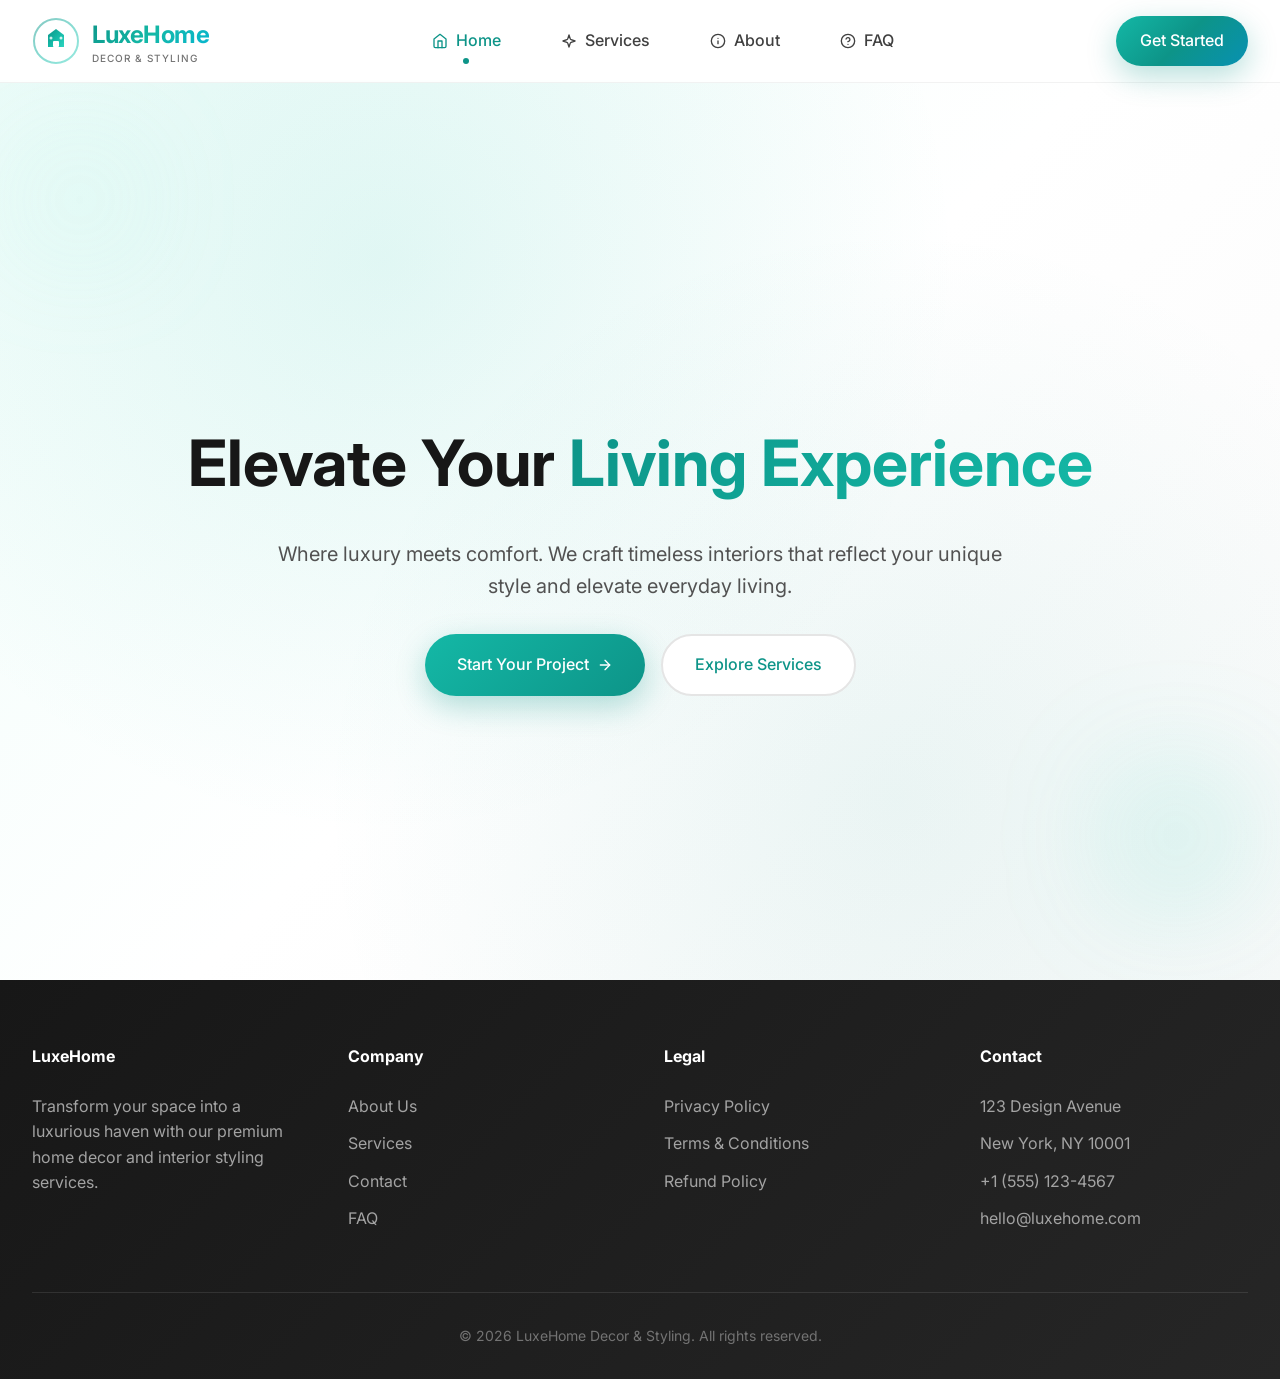
<file: luxehome-website.html>
<!DOCTYPE html>
<html lang="en">
<head>
    <meta charset="UTF-8">
    <meta name="viewport" content="width=device-width, initial-scale=1.0">
    <meta name="description" content="LuxeHome Decor & Styling - Transform your space into a luxurious haven with our premium home decor and interior styling services.">
    <title>LuxeHome Decor & Styling - Premium Interior Design Services</title>
    
    <!-- Favicon -->
    <link rel="icon" type="image/svg+xml" href="data:image/svg+xml,<svg xmlns='http://www.w3.org/2000/svg' viewBox='0 0 48 48'><circle cx='24' cy='24' r='22' fill='%230d9488'/><path d='M24 12L32 18V30H16V18L24 12Z' fill='white'/></svg>">
    
    <!-- Google Fonts -->
    <link rel="preconnect" href="https://fonts.googleapis.com">
    <link rel="preconnect" href="https://fonts.gstatic.com" crossorigin>
    <link href="https://fonts.googleapis.com/css2?family=Inter:wght@300;400;500;600;700;800;900&display=swap" rel="stylesheet">
    
    <style>
        /* Reset and Base Styles */
        * {
            margin: 0;
            padding: 0;
            box-sizing: border-box;
        }

        :root {
            --teal-50: #f0fdfa;
            --teal-100: #ccfbf1;
            --teal-200: #99f6e4;
            --teal-300: #5eead4;
            --teal-400: #2dd4bf;
            --teal-500: #14b8a6;
            --teal-600: #0d9488;
            --teal-700: #0f766e;
            --teal-800: #115e59;
            --cyan-500: #06b6d4;
            --cyan-600: #0891b2;
            --amber-400: #fbbf24;
            --amber-500: #f59e0b;
            --amber-600: #d97706;
            --amber-700: #b45309;
            --neutral-50: #fafafa;
            --neutral-100: #f5f5f5;
            --neutral-200: #e5e5e5;
            --neutral-300: #d4d4d4;
            --neutral-400: #a3a3a3;
            --neutral-500: #737373;
            --neutral-600: #525252;
            --neutral-700: #404040;
            --neutral-800: #262626;
            --neutral-900: #171717;
            --font-family: 'Inter', -apple-system, BlinkMacSystemFont, 'Segoe UI', sans-serif;
        }

        html {
            scroll-behavior: smooth;
            font-size: 16px;
        }

        body {
            font-family: var(--font-family);
            color: var(--neutral-900);
            background: white;
            line-height: 1.6;
            overflow-x: hidden;
        }

        img {
            max-width: 100%;
            height: auto;
            display: block;
        }

        a {
            text-decoration: none;
            color: inherit;
        }

        button {
            font-family: inherit;
            cursor: pointer;
            border: none;
            background: none;
        }

        /* Icon Styles */
        .icon {
            width: 1.25rem;
            height: 1.25rem;
            display: inline-block;
            vertical-align: middle;
            fill: none;
            stroke: currentColor;
            stroke-width: 2;
            stroke-linecap: round;
            stroke-linejoin: round;
        }

        .icon-sm {
            width: 1rem;
            height: 1rem;
        }

        .icon-lg {
            width: 1.5rem;
            height: 1.5rem;
        }

        .icon-xl {
            width: 2rem;
            height: 2rem;
        }

        /* Header */
        .header {
            position: fixed;
            top: 0;
            left: 0;
            right: 0;
            z-index: 1000;
            background: rgba(255, 255, 255, 0.8);
            backdrop-filter: blur(12px);
            -webkit-backdrop-filter: blur(12px);
            border-bottom: 1px solid rgba(0, 0, 0, 0.05);
            transition: all 0.3s ease;
        }

        .header.scrolled {
            background: rgba(255, 255, 255, 0.95);
            box-shadow: 0 4px 20px rgba(0, 0, 0, 0.08);
        }

        .header-container {
            max-width: 1400px;
            margin: 0 auto;
            padding: 1rem 2rem;
            display: flex;
            align-items: center;
            justify-content: space-between;
        }

        .logo-link {
            display: flex;
            align-items: center;
            gap: 0.75rem;
            transition: transform 0.3s ease;
        }

        .logo-link:hover {
            transform: scale(1.05);
        }

        .logo {
            display: flex;
            align-items: center;
            gap: 0.75rem;
        }

        .logo-text {
            display: flex;
            flex-direction: column;
        }

        .logo-name {
            font-size: 1.5rem;
            font-weight: 700;
            background: linear-gradient(135deg, var(--teal-600), var(--teal-500), var(--cyan-500));
            -webkit-background-clip: text;
            background-clip: text;
            -webkit-text-fill-color: transparent;
            letter-spacing: -0.02em;
        }

        .logo-tagline {
            font-size: 0.625rem;
            text-transform: uppercase;
            letter-spacing: 0.1em;
            color: var(--neutral-500);
            font-weight: 500;
            margin-top: -0.25rem;
        }

        .desktop-nav {
            display: flex;
            align-items: center;
            gap: 1.25rem;
        }

        .nav-link {
            display: flex;
            align-items: center;
            gap: 0.5rem;
            padding: 0.625rem 1.25rem;
            border-radius: 9999px;
            font-weight: 500;
            color: var(--neutral-700);
            transition: all 0.3s ease;
            position: relative;
        }

        .nav-link:hover {
            color: var(--teal-600);
        }

        .nav-link.active {
            color: var(--teal-600);
        }

        .nav-link.active::after {
            content: '';
            position: absolute;
            bottom: 0;
            left: 50%;
            transform: translateX(-50%);
            width: 0.375rem;
            height: 0.375rem;
            background: var(--teal-600);
            border-radius: 50%;
        }

        .header-cta {
            display: flex;
        }

        .cta-button {
            position: relative;
            padding: 0.75rem 1.5rem;
            border-radius: 9999px;
            background: linear-gradient(135deg, var(--teal-500), var(--teal-600), var(--cyan-600));
            color: white;
            font-weight: 500;
            box-shadow: 0 10px 30px rgba(13, 148, 136, 0.3);
            overflow: hidden;
            transition: all 0.3s ease;
        }

        .cta-button::before {
            content: '';
            position: absolute;
            inset: 0;
            background: linear-gradient(135deg, var(--teal-600), var(--cyan-600), var(--teal-700));
            opacity: 0;
            transition: opacity 0.3s ease;
        }

        .cta-button:hover {
            box-shadow: 0 15px 40px rgba(13, 148, 136, 0.4);
            transform: translateY(-1px);
        }

        .cta-button:hover::before {
            opacity: 1;
        }

        .cta-button span {
            position: relative;
            z-index: 1;
        }

        .mobile-menu-toggle {
            display: none;
            width: 2.5rem;
            height: 2.5rem;
            align-items: center;
            justify-content: center;
            border-radius: 0.5rem;
            color: var(--neutral-700);
            transition: all 0.3s ease;
        }

        .mobile-menu-toggle:hover {
            background: var(--neutral-100);
        }

        .mobile-menu {
            display: none;
            flex-direction: column;
            gap: 0.5rem;
            padding: 1rem;
            background: white;
            border-top: 1px solid var(--neutral-200);
        }

        .mobile-menu.active {
            display: flex;
        }

        .mobile-nav-link {
            display: flex;
            align-items: center;
            gap: 0.75rem;
            padding: 0.75rem 1rem;
            border-radius: 0.5rem;
            font-weight: 500;
            color: var(--neutral-700);
            transition: all 0.3s ease;
        }

        .mobile-nav-link:hover,
        .mobile-nav-link.active {
            background: var(--teal-50);
            color: var(--teal-600);
        }

        .mobile-nav-link-cta {
            margin-top: 0.5rem;
            padding: 0.75rem 1rem;
            border-radius: 0.5rem;
            background: linear-gradient(135deg, var(--teal-500), var(--cyan-600));
            color: white;
            text-align: center;
            font-weight: 500;
        }

        #main-content {
            padding-top: 80px;
        }

        .page {
            display: none;
            min-height: calc(100vh - 80px);
        }

        .page.active {
            display: block;
        }

        .hero-section, .page-hero {
            position: relative;
            min-height: 100vh;
            display: flex;
            align-items: center;
            justify-content: center;
            overflow: hidden;
        }

        .page-hero {
            min-height: 50vh;
        }

        .hero-bg {
            position: absolute;
            inset: 0;
            background: linear-gradient(135deg, var(--teal-50), white, var(--neutral-50));
        }

        .radial-gradient-1 {
            position: absolute;
            inset: 0;
            background: radial-gradient(circle at 30% 20%, rgba(20, 184, 166, 0.1), transparent 50%);
        }

        .radial-gradient-2 {
            position: absolute;
            inset: 0;
            background: radial-gradient(circle at 70% 80%, rgba(13, 148, 136, 0.08), transparent 50%);
        }

        .floating-blob {
            position: absolute;
            border-radius: 50%;
            filter: blur(60px);
            animation: float 8s ease-in-out infinite;
        }

        .blob-1 {
            top: 5rem;
            left: 2.5rem;
            width: 5rem;
            height: 5rem;
            background: rgba(153, 246, 228, 0.3);
        }

        .blob-2 {
            bottom: 5rem;
            right: 2.5rem;
            width: 8rem;
            height: 8rem;
            background: rgba(45, 212, 191, 0.2);
            animation-delay: -4s;
        }

        @keyframes float {
            0%, 100% { transform: translate(0, 0); }
            25% { transform: translate(20px, 30px); }
            50% { transform: translate(0, 40px); }
            75% { transform: translate(-20px, 20px); }
        }

        .hero-content, .page-hero-content {
            position: relative;
            z-index: 10;
            max-width: 80rem;
            margin: 0 auto;
            padding: 8rem 2rem 5rem;
            text-align: center;
        }

        .page-hero-content {
            padding: 6rem 2rem 4rem;
        }

        .page-title {
            font-size: clamp(2.5rem, 6vw, 4rem);
            font-weight: 700;
            color: var(--neutral-900);
            margin-bottom: 1.5rem;
        }

        .page-subtitle {
            font-size: clamp(1rem, 2vw, 1.25rem);
            color: var(--neutral-600);
            max-width: 48rem;
            margin: 0 auto;
        }

        .gradient-text {
            background: linear-gradient(135deg, var(--teal-600), var(--teal-500));
            -webkit-background-clip: text;
            background-clip: text;
            -webkit-text-fill-color: transparent;
        }

        .content-container {
            max-width: 1200px;
            margin: 0 auto;
            padding: 4rem 2rem 8rem;
        }

        .content-section {
            margin-bottom: 3rem;
        }

        .content-section h2 {
            font-size: 2rem;
            font-weight: 700;
            color: var(--neutral-900);
            margin-bottom: 1rem;
        }

        .content-section h3 {
            font-size: 1.5rem;
            font-weight: 600;
            color: var(--neutral-800);
            margin: 2rem 0 1rem;
        }

        .content-section p {
            color: var(--neutral-700);
            line-height: 1.8;
            margin-bottom: 1rem;
        }

        .content-section ul, .content-section ol {
            margin-left: 2rem;
            margin-bottom: 1rem;
        }

        .content-section li {
            color: var(--neutral-700);
            line-height: 1.8;
            margin-bottom: 0.5rem;
        }

        .content-section strong {
            color: var(--neutral-900);
            font-weight: 600;
        }

        .faq-item {
            background: white;
            border: 2px solid var(--neutral-200);
            border-radius: 1rem;
            margin-bottom: 1rem;
            overflow: hidden;
            transition: all 0.3s ease;
        }

        .faq-item:hover {
            border-color: var(--teal-300);
        }

        .faq-question {
            padding: 1.5rem;
            display: flex;
            justify-content: space-between;
            align-items: center;
            cursor: pointer;
            font-weight: 600;
            color: var(--neutral-900);
            transition: all 0.3s ease;
        }

        .faq-question:hover {
            color: var(--teal-600);
        }

        .faq-icon {
            transition: transform 0.3s ease;
        }

        .faq-item.active .faq-icon {
            transform: rotate(180deg);
        }

        .faq-answer {
            max-height: 0;
            overflow: hidden;
            transition: max-height 0.3s ease;
        }

        .faq-item.active .faq-answer {
            max-height: 500px;
        }

        .faq-answer-content {
            padding: 0 1.5rem 1.5rem;
            color: var(--neutral-700);
            line-height: 1.8;
        }

        .back-to-top {
            position: fixed;
            bottom: 2rem;
            right: 2rem;
            width: 3rem;
            height: 3rem;
            background: linear-gradient(135deg, var(--teal-500), var(--teal-600));
            color: white;
            border-radius: 50%;
            display: flex;
            align-items: center;
            justify-content: center;
            box-shadow: 0 4px 20px rgba(13, 148, 136, 0.3);
            cursor: pointer;
            opacity: 0;
            visibility: hidden;
            transition: all 0.3s ease;
            z-index: 999;
        }

        .back-to-top.show {
            opacity: 1;
            visibility: visible;
        }

        .back-to-top:hover {
            transform: translateY(-4px);
            box-shadow: 0 8px 30px rgba(13, 148, 136, 0.4);
        }

        .footer {
            background: linear-gradient(135deg, var(--neutral-900), var(--neutral-800));
            color: var(--neutral-300);
            padding: 4rem 2rem 2rem;
        }

        .footer-container {
            max-width: 1400px;
            margin: 0 auto;
        }

        .footer-grid {
            display: grid;
            grid-template-columns: repeat(auto-fit, minmax(250px, 1fr));
            gap: 3rem;
            margin-bottom: 3rem;
        }

        .footer-column h4 {
            color: white;
            font-weight: 700;
            margin-bottom: 1.5rem;
        }

        .footer-column ul {
            list-style: none;
        }

        .footer-column ul li {
            margin-bottom: 0.75rem;
        }

        .footer-column ul li a {
            color: var(--neutral-400);
            transition: color 0.3s ease;
        }

        .footer-column ul li a:hover {
            color: var(--teal-400);
        }

        .footer-bottom {
            padding-top: 2rem;
            border-top: 1px solid rgba(255, 255, 255, 0.1);
            text-align: center;
            color: var(--neutral-500);
            font-size: 0.875rem;
        }

        .btn-group {
            display: flex;
            gap: 1rem;
            justify-content: center;
            flex-wrap: wrap;
            margin-top: 2rem;
        }

        .btn-primary {
            display: inline-flex;
            align-items: center;
            gap: 0.5rem;
            padding: 1rem 2rem;
            border-radius: 9999px;
            background: linear-gradient(135deg, var(--teal-500), var(--teal-600));
            color: white;
            font-weight: 500;
            box-shadow: 0 10px 30px rgba(13, 148, 136, 0.3);
            transition: all 0.3s ease;
        }

        .btn-primary:hover {
            box-shadow: 0 15px 40px rgba(13, 148, 136, 0.4);
            transform: translateY(-2px);
        }

        .btn-secondary {
            display: inline-flex;
            align-items: center;
            gap: 0.5rem;
            padding: 1rem 2rem;
            border-radius: 9999px;
            background: white;
            color: var(--teal-600);
            font-weight: 500;
            border: 2px solid var(--neutral-200);
            transition: all 0.3s ease;
        }

        .btn-secondary:hover {
            border-color: var(--teal-500);
            transform: translateY(-2px);
        }

        @media (max-width: 768px) {
            .desktop-nav,
            .header-cta {
                display: none;
            }

            .mobile-menu-toggle {
                display: flex;
            }

            .content-container {
                padding: 3rem 1.5rem 6rem;
            }
        }
    </style>
</head>
<body>
    <!-- Header -->
    <header id="header" class="header">
        <div class="header-container">
            <a href="#home" class="logo-link" data-nav="home">
                <div class="logo">
                    <svg width="48" height="48" viewBox="0 0 48 48" fill="none" xmlns="http://www.w3.org/2000/svg">
                        <circle cx="24" cy="24" r="22" stroke="url(#logoGradient)" stroke-width="2" fill="none" opacity="0.5"/>
                        <path d="M24 12L32 18V30H16V18L24 12Z" fill="url(#logoGradient)"/>
                        <rect x="21" y="24" width="6" height="6" fill="white" rx="1"/>
                        <circle cx="19" cy="21" r="1.5" fill="white" opacity="0.8"/>
                        <circle cx="29" cy="21" r="1.5" fill="white" opacity="0.8"/>
                        <path d="M14 33H34" stroke="url(#logoGradient)" stroke-width="2" stroke-linecap="round"/>
                        <defs>
                            <linearGradient id="logoGradient" x1="0%" y1="0%" x2="100%" y2="100%">
                                <stop offset="0%" stop-color="#0d9488"/>
                                <stop offset="50%" stop-color="#14b8a6"/>
                                <stop offset="100%" stop-color="#2dd4bf"/>
                            </linearGradient>
                        </defs>
                    </svg>
                    <div class="logo-text">
                        <span class="logo-name">LuxeHome</span>
                        <span class="logo-tagline">Decor & Styling</span>
                    </div>
                </div>
            </a>

            <nav class="desktop-nav">
                <a href="#home" class="nav-link active" data-nav="home">
                    <svg class="icon icon-sm" viewBox="0 0 24 24"><path d="M3 9l9-7 9 7v11a2 2 0 0 1-2 2H5a2 2 0 0 1-2-2z"></path><polyline points="9 22 9 12 15 12 15 22"></polyline></svg>
                    <span>Home</span>
                </a>
                <a href="#services" class="nav-link" data-nav="services">
                    <svg class="icon icon-sm" viewBox="0 0 24 24"><path d="M12 3l1.912 5.813a2 2 0 0 0 1.275 1.275L21 12l-5.813 1.912a2 2 0 0 0-1.275 1.275L12 21l-1.912-5.813a2 2 0 0 0-1.275-1.275L3 12l5.813-1.912a2 2 0 0 0 1.275-1.275L12 3z"></path></svg>
                    <span>Services</span>
                </a>
                <a href="#about" class="nav-link" data-nav="about">
                    <svg class="icon icon-sm" viewBox="0 0 24 24"><circle cx="12" cy="12" r="10"></circle><path d="M12 16v-4"></path><path d="M12 8h.01"></path></svg>
                    <span>About</span>
                </a>
                <a href="#faq" class="nav-link" data-nav="faq">
                    <svg class="icon icon-sm" viewBox="0 0 24 24"><circle cx="12" cy="12" r="10"></circle><path d="M9.09 9a3 3 0 0 1 5.83 1c0 2-3 3-3 3"></path><line x1="12" y1="17" x2="12.01" y2="17"></line></svg>
                    <span>FAQ</span>
                </a>
            </nav>

            <div class="header-cta">
                <a href="#contact" class="cta-button" data-nav="contact">
                    <span>Get Started</span>
                </a>
            </div>

            <button class="mobile-menu-toggle" id="mobile-menu-toggle" aria-label="Toggle menu">
                <svg class="icon icon-lg" id="menu-icon" viewBox="0 0 24 24"><line x1="3" y1="12" x2="21" y2="12"></line><line x1="3" y1="6" x2="21" y2="6"></line><line x1="3" y1="18" x2="21" y2="18"></line></svg>
            </button>
        </div>

        <div class="mobile-menu" id="mobile-menu">
            <a href="#home" class="mobile-nav-link active" data-nav="home">
                <svg class="icon" viewBox="0 0 24 24"><path d="M3 9l9-7 9 7v11a2 2 0 0 1-2 2H5a2 2 0 0 1-2-2z"></path><polyline points="9 22 9 12 15 12 15 22"></polyline></svg>
                <span>Home</span>
            </a>
            <a href="#services" class="mobile-nav-link" data-nav="services">
                <svg class="icon" viewBox="0 0 24 24"><path d="M12 3l1.912 5.813a2 2 0 0 0 1.275 1.275L21 12l-5.813 1.912a2 2 0 0 0-1.275 1.275L12 21l-1.912-5.813a2 2 0 0 0-1.275-1.275L3 12l5.813-1.912a2 2 0 0 0 1.275-1.275L12 3z"></path></svg>
                <span>Services</span>
            </a>
            <a href="#about" class="mobile-nav-link" data-nav="about">
                <svg class="icon" viewBox="0 0 24 24"><circle cx="12" cy="12" r="10"></circle><path d="M12 16v-4"></path><path d="M12 8h.01"></path></svg>
                <span>About</span>
            </a>
            <a href="#faq" class="mobile-nav-link" data-nav="faq">
                <svg class="icon" viewBox="0 0 24 24"><circle cx="12" cy="12" r="10"></circle><path d="M9.09 9a3 3 0 0 1 5.83 1c0 2-3 3-3 3"></path><line x1="12" y1="17" x2="12.01" y2="17"></line></svg>
                <span>FAQ</span>
            </a>
            <a href="#contact" class="mobile-nav-link-cta" data-nav="contact">Get Started</a>
        </div>
    </header>

    <!-- Main Content -->
    <main id="main-content">
        <!-- HOME PAGE -->
        <section id="home" class="page active">
            <div class="hero-section">
                <div class="hero-bg">
                    <div class="radial-gradient-1"></div>
                    <div class="radial-gradient-2"></div>
                </div>
                <div class="floating-blob blob-1"></div>
                <div class="floating-blob blob-2"></div>

                <div class="hero-content">
                    <h1 class="page-title">
                        Elevate Your <span class="gradient-text">Living Experience</span>
                    </h1>
                    <p class="page-subtitle" style="margin-bottom: 2rem;">
                        Where luxury meets comfort. We craft timeless interiors that reflect your unique style and elevate everyday living.
                    </p>
                    <div class="btn-group">
                        <a href="#contact" class="btn-primary" data-nav="contact">
                            <span>Start Your Project</span>
                            <svg class="icon icon-sm" viewBox="0 0 24 24"><line x1="5" y1="12" x2="19" y2="12"></line><polyline points="12 5 19 12 12 19"></polyline></svg>
                        </a>
                        <a href="#services" class="btn-secondary" data-nav="services">
                            <span>Explore Services</span>
                        </a>
                    </div>
                </div>
            </div>
        </section>

        <!-- SERVICES PAGE -->
        <section id="services" class="page">
            <div class="page-hero">
                <div class="hero-bg">
                    <div class="radial-gradient-1"></div>
                    <div class="radial-gradient-2"></div>
                </div>
                <div class="page-hero-content">
                    <h1 class="page-title">
                        Our <span class="gradient-text">Premium</span> Services
                    </h1>
                    <p class="page-subtitle">
                        From concept to completion, we offer comprehensive design solutions that transform your space into a reflection of your unique style and personality.
                    </p>
                </div>
            </div>
            
            <div class="content-container">
                <div class="content-section">
                    <h2>🏠 Complete Home Styling</h2>
                    <p>End-to-end interior design solutions for your entire home. We handle everything from concept development to final installation, ensuring a cohesive and stunning result throughout every room.</p>
                    <ul>
                        <li>Space Planning</li>
                        <li>Color Scheme Design</li>
                        <li>Furniture Selection</li>
                        <li>Complete Installation</li>
                    </ul>
                </div>
                
                <div class="content-section">
                    <h2>✨ Modern & Luxury Decor</h2>
                    <p>Contemporary design meets timeless elegance. We curate modern luxury pieces that create sophisticated spaces with clean lines, premium materials, and artistic flair.</p>
                    <ul>
                        <li>Designer Pieces</li>
                        <li>Premium Materials</li>
                        <li>Custom Accents</li>
                        <li>Statement Furniture</li>
                    </ul>
                </div>
                
                <div class="content-section">
                    <h2>🎨 Space Planning & Color Consultation</h2>
                    <p>Expert guidance on optimizing your space and selecting the perfect color palette. Our designers analyze flow, functionality, and aesthetics to maximize your home's potential.</p>
                    <ul>
                        <li>Layout Optimization</li>
                        <li>Color Psychology</li>
                        <li>Lighting Analysis</li>
                        <li>Flow Planning</li>
                    </ul>
                </div>

                <div class="content-section">
                    <h2>🛋️ Furniture Selection & Placement</h2>
                    <p>Carefully curated furniture that balances style, comfort, and functionality. We source premium pieces and arrange them to create perfect harmony in your space.</p>
                </div>

                <div class="content-section">
                    <h2>💡 Lighting Design</h2>
                    <p>Transform spaces with strategic lighting solutions. From ambient to task lighting, we create layered illumination that enhances mood and functionality.</p>
                </div>

                <div class="content-section">
                    <h2>🖼️ Wall Texture & Artwork</h2>
                    <p>Elevate your walls with stunning textures and carefully selected artwork. We create focal points that reflect your personality and complete your design vision.</p>
                </div>

                <div class="content-section">
                    <h2>🛏️ Bedroom Styling</h2>
                    <p>Create your perfect sanctuary with our bedroom design expertise. We blend comfort with style to design restful retreats that reflect your personal taste.</p>
                </div>

                <div class="content-section">
                    <h2>🍽️ Kitchen & Dining Decor</h2>
                    <p>Make your kitchen and dining areas the heart of your home. We combine functionality with beautiful design for spaces that are both practical and inviting.</p>
                </div>

                <div class="content-section">
                    <h2>📦 Custom Furniture & Accessories</h2>
                    <p>Bespoke furniture and unique accessories crafted to your specifications. Our custom pieces ensure your space is truly one-of-a-kind and perfectly suited to your needs.</p>
                </div>
            </div>
        </section>

        <!-- ABOUT PAGE -->
        <section id="about" class="page">
            <div class="page-hero">
                <div class="hero-bg">
                    <div class="radial-gradient-1"></div>
                    <div class="radial-gradient-2"></div>
                </div>
                <div class="page-hero-content">
                    <h1 class="page-title">
                        About <span class="gradient-text">LuxeHome</span>
                    </h1>
                    <p class="page-subtitle">
                        Crafting beautiful, functional spaces for over 20 years
                    </p>
                </div>
            </div>
            
            <div class="content-container">
                <div class="content-section">
                    <h2>Our Story</h2>
                    <p>Founded in 2004, LuxeHome Decor & Styling has been at the forefront of residential interior design. What started as a passion project by our founder, acclaimed designer Elena Martinez, has grown into a full-service design studio serving clients across the nation.</p>
                    <p>We believe that great design should be accessible to everyone. Our mission is to create spaces that not only look beautiful but also enhance the way you live, work, and relax at home.</p>
                </div>
                
                <div class="content-section">
                    <h2>Our Values</h2>
                    <ul>
                        <li><strong>❤️ Passion:</strong> We love what we do and it shows in every project we undertake.</li>
                        <li><strong>🏆 Excellence:</strong> We strive for perfection in every detail, from concept to completion.</li>
                        <li><strong>🤝 Collaboration:</strong> We work closely with clients to bring their unique vision to life.</li>
                        <li><strong>✨ Innovation:</strong> We stay ahead of trends while honoring timeless design principles.</li>
                    </ul>
                </div>
                
                <div class="content-section">
                    <h2>Why Choose Us?</h2>
                    <ul>
                        <li>✓ Premium Quality Materials</li>
                        <li>✓ 20+ Years of Experience</li>
                        <li>✓ Personalized Design Consultation</li>
                        <li>✓ On-Time Project Delivery</li>
                        <li>✓ Affordable Luxury Pricing</li>
                        <li>✓ 100% Satisfaction Guarantee</li>
                    </ul>
                </div>
            </div>
        </section>

        <!-- CONTACT PAGE -->
        <section id="contact" class="page">
            <div class="page-hero">
                <div class="hero-bg">
                    <div class="radial-gradient-1"></div>
                    <div class="radial-gradient-2"></div>
                </div>
                <div class="page-hero-content">
                    <h1 class="page-title">
                        Get In <span class="gradient-text">Touch</span>
                    </h1>
                    <p class="page-subtitle">
                        Ready to transform your space? Let's start the conversation.
                    </p>
                </div>
            </div>
            
            <div class="content-container">
                <div class="content-section">
                    <h2>📍 Contact Information</h2>
                    <p><strong>Address:</strong> 123 Design Avenue, New York, NY 10001</p>
                    <p><strong>Phone:</strong> <a href="tel:+15551234567" style="color: var(--teal-600);">+1 (555) 123-4567</a></p>
                    <p><strong>Email:</strong> <a href="mailto:hello@luxehome.com" style="color: var(--teal-600);">hello@luxehome.com</a></p>
                    <p><strong>Business Hours:</strong></p>
                    <ul>
                        <li>Monday - Friday: 9:00 AM - 6:00 PM</li>
                        <li>Saturday: 10:00 AM - 4:00 PM</li>
                        <li>Sunday: Closed</li>
                    </ul>
                </div>
                
                <div class="content-section">
                    <h2>✉️ Send Us a Message</h2>
                    <p>Fill out the form below and we'll get back to you within 24 hours.</p>
                    <form id="contact-form" style="max-width: 600px;">
                        <div style="margin-bottom: 1rem;">
                            <label style="display: block; margin-bottom: 0.5rem; font-weight: 500;">Your Name</label>
                            <input type="text" name="name" required style="width: 100%; padding: 0.75rem; border: 2px solid var(--neutral-200); border-radius: 0.5rem; font-family: inherit;">
                        </div>
                        <div style="margin-bottom: 1rem;">
                            <label style="display: block; margin-bottom: 0.5rem; font-weight: 500;">Email Address</label>
                            <input type="email" name="email" required style="width: 100%; padding: 0.75rem; border: 2px solid var(--neutral-200); border-radius: 0.5rem; font-family: inherit;">
                        </div>
                        <div style="margin-bottom: 1rem;">
                            <label style="display: block; margin-bottom: 0.5rem; font-weight: 500;">Message</label>
                            <textarea name="message" rows="5" required style="width: 100%; padding: 0.75rem; border: 2px solid var(--neutral-200); border-radius: 0.5rem; font-family: inherit; resize: vertical;"></textarea>
                        </div>
                        <button type="submit" class="btn-primary" style="width: 100%; justify-content: center; display: flex;">
                            <span>Send Message</span>
                        </button>
                    </form>
                    <div id="form-success" style="display: none; margin-top: 1rem; padding: 1rem; background: #d1fae5; border: 1px solid #6ee7b7; border-radius: 0.5rem; color: #065f46;">
                        ✓ Thank you! We'll get back to you within 24 hours.
                    </div>
                </div>
            </div>
        </section>

        <!-- FAQ PAGE -->
        <section id="faq" class="page">
            <div class="page-hero">
                <div class="hero-bg">
                    <div class="radial-gradient-1"></div>
                    <div class="radial-gradient-2"></div>
                </div>
                <div class="page-hero-content">
                    <h1 class="page-title">
                        Frequently Asked <span class="gradient-text">Questions</span>
                    </h1>
                    <p class="page-subtitle">
                        Find answers to common questions about our services
                    </p>
                </div>
            </div>
            
            <div class="content-container">
                <div class="faq-item">
                    <div class="faq-question">
                        <span>What services do you offer?</span>
                        <svg class="icon faq-icon" viewBox="0 0 24 24"><polyline points="6 9 12 15 18 9"></polyline></svg>
                    </div>
                    <div class="faq-answer">
                        <div class="faq-answer-content">
                            We offer complete home styling, modern & luxury decor, space planning, color consultation, furniture selection, lighting design, wall art curation, bedroom styling, kitchen & dining decor, and custom furniture design.
                        </div>
                    </div>
                </div>

                <div class="faq-item">
                    <div class="faq-question">
                        <span>How long does a typical project take?</span>
                        <svg class="icon faq-icon" viewBox="0 0 24 24"><polyline points="6 9 12 15 18 9"></polyline></svg>
                    </div>
                    <div class="faq-answer">
                        <div class="faq-answer-content">
                            Project timelines vary based on scope. A single room can take 2-4 weeks, while complete home styling typically takes 2-3 months from consultation to final installation.
                        </div>
                    </div>
                </div>

                <div class="faq-item">
                    <div class="faq-question">
                        <span>What is your pricing structure?</span>
                        <svg class="icon faq-icon" viewBox="0 0 24 24"><polyline points="6 9 12 15 18 9"></polyline></svg>
                    </div>
                    <div class="faq-answer">
                        <div class="faq-answer-content">
                            We offer flexible pricing based on project scope. Initial consultations are free, and we provide detailed quotes after understanding your needs and budget.
                        </div>
                    </div>
                </div>

                <div class="faq-item">
                    <div class="faq-question">
                        <span>Do you work with existing furniture?</span>
                        <svg class="icon faq-icon" viewBox="0 0 24 24"><polyline points="6 9 12 15 18 9"></polyline></svg>
                    </div>
                    <div class="faq-answer">
                        <div class="faq-answer-content">
                            Absolutely! We can incorporate your existing pieces into the new design or help you select new furniture that complements what you already have.
                        </div>
                    </div>
                </div>

                <div class="faq-item">
                    <div class="faq-question">
                        <span>What areas do you serve?</span>
                        <svg class="icon faq-icon" viewBox="0 0 24 24"><polyline points="6 9 12 15 18 9"></polyline></svg>
                    </div>
                    <div class="faq-answer">
                        <div class="faq-answer-content">
                            We primarily serve the New York metropolitan area, but we also take on select projects nationwide. Contact us to discuss your location.
                        </div>
                    </div>
                </div>

                <div class="faq-item">
                    <div class="faq-question">
                        <span>Do you offer virtual consultations?</span>
                        <svg class="icon faq-icon" viewBox="0 0 24 24"><polyline points="6 9 12 15 18 9"></polyline></svg>
                    </div>
                    <div class="faq-answer">
                        <div class="faq-answer-content">
                            Yes! We offer virtual consultations for clients who prefer remote services or are located outside our primary service area.
                        </div>
                    </div>
                </div>
            </div>
        </section>

        <!-- PRIVACY POLICY PAGE -->
        <section id="privacy" class="page">
            <div class="page-hero">
                <div class="hero-bg">
                    <div class="radial-gradient-1"></div>
                    <div class="radial-gradient-2"></div>
                </div>
                <div class="page-hero-content">
                    <h1 class="page-title">Privacy Policy</h1>
                    <p class="page-subtitle">Last Updated: January 22, 2026</p>
                </div>
            </div>
            
            <div class="content-container">
                <div class="content-section">
                    <h2>1. Introduction</h2>
                    <p>At LuxeHome Decor & Styling ("we," "our," or "us"), we respect your privacy and are committed to protecting your personal information. This Privacy Policy explains how we collect, use, disclose, and safeguard your information when you visit our website or use our services.</p>
                </div>

                <div class="content-section">
                    <h2>2. Information We Collect</h2>
                    <p>We collect information that you provide directly to us, including:</p>
                    <ul>
                        <li>Personal identification information (name, email address, phone number, mailing address)</li>
                        <li>Project details and design preferences</li>
                        <li>Payment information (processed securely through third-party payment processors)</li>
                        <li>Communication preferences and correspondence</li>
                        <li>Photos of your space (when provided for project planning)</li>
                        <li>Feedback, reviews, and testimonials</li>
                    </ul>
                </div>

                <div class="content-section">
                    <h2>3. How We Use Your Information</h2>
                    <p>We use the information we collect to:</p>
                    <ul>
                        <li>Provide, maintain, and improve our services</li>
                        <li>Process your projects and transactions</li>
                        <li>Communicate with you about your project, appointments, and service updates</li>
                        <li>Send you marketing communications (with your consent)</li>
                        <li>Respond to your inquiries and provide customer support</li>
                        <li>Comply with legal obligations and protect our legal rights</li>
                    </ul>
                </div>

                <div class="content-section">
                    <h2>4. Data Security</h2>
                    <p>We implement appropriate technical and organizational measures to protect your personal information. However, no method of transmission over the Internet is 100% secure.</p>
                </div>

                <div class="content-section">
                    <h2>5. Your Privacy Rights</h2>
                    <p>You have the right to access, correct, delete, or request restriction of your personal information. Contact us at privacy@luxehome.com for any privacy-related requests.</p>
                </div>

                <div class="content-section">
                    <h2>6. Contact Us</h2>
                    <p>For questions about this Privacy Policy:</p>
                    <ul>
                        <li>Email: privacy@luxehome.com</li>
                        <li>Phone: +1 (555) 123-4567</li>
                        <li>Address: 123 Design Avenue, New York, NY 10001</li>
                    </ul>
                </div>
            </div>
        </section>

        <!-- TERMS & CONDITIONS PAGE -->
        <section id="terms" class="page">
            <div class="page-hero">
                <div class="hero-bg">
                    <div class="radial-gradient-1"></div>
                    <div class="radial-gradient-2"></div>
                </div>
                <div class="page-hero-content">
                    <h1 class="page-title">Terms & Conditions</h1>
                    <p class="page-subtitle">Last Updated: January 22, 2026</p>
                </div>
            </div>
            
            <div class="content-container">
                <div class="content-section">
                    <h2>1. Agreement to Terms</h2>
                    <p>By accessing and using LuxeHome Decor & Styling's website and services, you agree to be bound by these Terms and Conditions.</p>
                </div>

                <div class="content-section">
                    <h2>2. Services Description</h2>
                    <p>LuxeHome provides interior design and home decor services, including design consultations, furniture selection, color consultation, custom furniture design, and complete home styling.</p>
                </div>

                <div class="content-section">
                    <h2>3. Payment Terms</h2>
                    <ul>
                        <li>Initial consultation fees are due at time of booking</li>
                        <li>Design fees are typically 50% upfront, 50% upon completion</li>
                        <li>Product purchases require payment before ordering</li>
                        <li>We accept credit cards, checks, and bank transfers</li>
                    </ul>
                </div>

                <div class="content-section">
                    <h2>4. Intellectual Property</h2>
                    <p>All design concepts, drawings, and materials created by LuxeHome remain our intellectual property. Clients receive a license to use designs for their intended project only.</p>
                </div>

                <div class="content-section">
                    <h2>5. Limitation of Liability</h2>
                    <p>LuxeHome's liability is limited to the amount paid for our services. We are not liable for indirect, incidental, or consequential damages.</p>
                </div>

                <div class="content-section">
                    <h2>6. Contact Information</h2>
                    <p>For questions about these Terms:</p>
                    <ul>
                        <li>Email: legal@luxehome.com</li>
                        <li>Phone: +1 (555) 123-4567</li>
                    </ul>
                </div>
            </div>
        </section>

        <!-- REFUND POLICY PAGE -->
        <section id="refund" class="page">
            <div class="page-hero">
                <div class="hero-bg">
                    <div class="radial-gradient-1"></div>
                    <div class="radial-gradient-2"></div>
                </div>
                <div class="page-hero-content">
                    <h1 class="page-title">Refund Policy</h1>
                    <p class="page-subtitle">Last Updated: January 22, 2026</p>
                </div>
            </div>
            
            <div class="content-container">
                <div class="content-section">
                    <h2>1. General Policy</h2>
                    <p>At LuxeHome Decor & Styling, we strive for complete client satisfaction. This Refund Policy outlines our commitment to fair and transparent refund practices.</p>
                </div>

                <div class="content-section">
                    <h2>2. Design Services Refunds</h2>
                    <h3>Consultation Fees</h3>
                    <ul>
                        <li>Free initial consultations are non-refundable (as they are complimentary)</li>
                        <li>Paid consultation fees are refundable within 24 hours of booking</li>
                        <li>No refunds after the consultation has been conducted</li>
                    </ul>

                    <h3>Design Development</h3>
                    <ul>
                        <li>50% refund available if canceled before initial concepts are presented</li>
                        <li>25% refund if canceled after first presentation but before revisions</li>
                        <li>No refund once final designs are delivered</li>
                    </ul>
                </div>

                <div class="content-section">
                    <h2>3. Product Purchase Refunds</h2>
                    <ul>
                        <li>Custom-ordered items are non-refundable once manufacturing begins</li>
                        <li>Stock items may be returned within 14 days of delivery</li>
                        <li>Items must be in original condition with all tags and packaging</li>
                        <li>Restocking fee of 15% may apply</li>
                    </ul>
                </div>

                <div class="content-section">
                    <h2>4. Refund Process</h2>
                    <p>To request a refund:</p>
                    <ol>
                        <li>Contact us at refunds@luxehome.com or call +1 (555) 123-4567</li>
                        <li>Provide your order/project number and reason for refund</li>
                        <li>Wait for our team to review (2-3 business days)</li>
                        <li>Approved refunds processed within 5-7 business days</li>
                    </ol>
                </div>

                <div class="content-section">
                    <h2>5. Contact Us</h2>
                    <p>For refund requests:</p>
                    <ul>
                        <li>Email: refunds@luxehome.com</li>
                        <li>Phone: +1 (555) 123-4567</li>
                        <li>Hours: Monday-Friday, 9 AM - 6 PM EST</li>
                    </ul>
                </div>
            </div>
        </section>
    </main>

    <!-- Footer -->
    <footer class="footer">
        <div class="footer-container">
            <div class="footer-grid">
                <div class="footer-column">
                    <h4>LuxeHome</h4>
                    <p style="color: var(--neutral-400); margin-bottom: 1rem;">Transform your space into a luxurious haven with our premium home decor and interior styling services.</p>
                </div>
                
                <div class="footer-column">
                    <h4>Company</h4>
                    <ul>
                        <li><a href="#about" data-nav="about">About Us</a></li>
                        <li><a href="#services" data-nav="services">Services</a></li>
                        <li><a href="#contact" data-nav="contact">Contact</a></li>
                        <li><a href="#faq" data-nav="faq">FAQ</a></li>
                    </ul>
                </div>
                
                <div class="footer-column">
                    <h4>Legal</h4>
                    <ul>
                        <li><a href="#privacy" data-nav="privacy">Privacy Policy</a></li>
                        <li><a href="#terms" data-nav="terms">Terms & Conditions</a></li>
                        <li><a href="#refund" data-nav="refund">Refund Policy</a></li>
                    </ul>
                </div>
                
                <div class="footer-column">
                    <h4>Contact</h4>
                    <ul style="list-style: none; padding: 0;">
                        <li style="color: var(--neutral-400);">123 Design Avenue</li>
                        <li style="color: var(--neutral-400);">New York, NY 10001</li>
                        <li><a href="tel:+15551234567">+1 (555) 123-4567</a></li>
                        <li><a href="mailto:hello@luxehome.com">hello@luxehome.com</a></li>
                    </ul>
                </div>
            </div>
            
            <div class="footer-bottom">
                <p>&copy; 2026 LuxeHome Decor & Styling. All rights reserved.</p>
            </div>
        </div>
    </footer>

    <!-- Back to Top Button -->
    <button class="back-to-top" id="back-to-top" aria-label="Back to top">
        <svg class="icon" viewBox="0 0 24 24"><line x1="12" y1="19" x2="12" y2="5"></line><polyline points="5 12 12 5 19 12"></polyline></svg>
    </button>

    <script>
        // Navigation System
        const navLinks = document.querySelectorAll('[data-nav]');
        const pages = document.querySelectorAll('.page');
        
        navLinks.forEach(link => {
            link.addEventListener('click', (e) => {
                e.preventDefault();
                const target = link.getAttribute('data-nav');
                navigateToPage(target);
                closeMobileMenu();
            });
        });
        
        function navigateToPage(pageId) {
            pages.forEach(page => page.classList.remove('active'));
            
            const targetPage = document.getElementById(pageId);
            if (targetPage) {
                targetPage.classList.add('active');
                window.scrollTo({ top: 0, behavior: 'smooth' });
                window.history.pushState(null, '', '#' + pageId);
                
                navLinks.forEach(link => {
                    link.classList.remove('active');
                    if (link.getAttribute('data-nav') === pageId) {
                        link.classList.add('active');
                    }
                });
            }
        }
        
        // Header scroll effect
        const header = document.getElementById('header');
        window.addEventListener('scroll', () => {
            if (window.pageYOffset > 100) {
                header.classList.add('scrolled');
            } else {
                header.classList.remove('scrolled');
            }
        });
        
        // Mobile menu
        const mobileToggle = document.getElementById('mobile-menu-toggle');
        const mobileMenu = document.getElementById('mobile-menu');
        const menuIcon = document.getElementById('menu-icon');
        
        mobileToggle.addEventListener('click', () => {
            const isActive = mobileMenu.classList.toggle('active');
            
            if (isActive) {
                menuIcon.innerHTML = '<line x1="18" y1="6" x2="6" y2="18"></line><line x1="6" y1="6" x2="18" y2="18"></line>';
            } else {
                menuIcon.innerHTML = '<line x1="3" y1="12" x2="21" y2="12"></line><line x1="3" y1="6" x2="21" y2="6"></line><line x1="3" y1="18" x2="21" y2="18"></line>';
            }
        });
        
        function closeMobileMenu() {
            if (mobileMenu.classList.contains('active')) {
                mobileMenu.classList.remove('active');
                menuIcon.innerHTML = '<line x1="3" y1="12" x2="21" y2="12"></line><line x1="3" y1="6" x2="21" y2="6"></line><line x1="3" y1="18" x2="21" y2="18"></line>';
            }
        }
        
        // FAQ Accordion
        document.querySelectorAll('.faq-question').forEach(question => {
            question.addEventListener('click', () => {
                const item = question.parentElement;
                const wasActive = item.classList.contains('active');
                
                document.querySelectorAll('.faq-item').forEach(i => i.classList.remove('active'));
                
                if (!wasActive) {
                    item.classList.add('active');
                }
            });
        });
        
        // Contact form
        const contactForm = document.getElementById('contact-form');
        if (contactForm) {
            contactForm.addEventListener('submit', (e) => {
                e.preventDefault();
                const success = document.getElementById('form-success');
                success.style.display = 'block';
                contactForm.reset();
                setTimeout(() => {
                    success.style.display = 'none';
                }, 5000);
            });
        }
        
        // Back to top button
        const backToTop = document.getElementById('back-to-top');
        window.addEventListener('scroll', () => {
            if (window.pageYOffset > 300) {
                backToTop.classList.add('show');
            } else {
                backToTop.classList.remove('show');
            }
        });
        
        backToTop.addEventListener('click', () => {
            window.scrollTo({ top: 0, behavior: 'smooth' });
        });
        
        // Handle hash navigation on load
        const hash = window.location.hash.substring(1);
        if (hash && hash !== 'home') {
            navigateToPage(hash);
        }
        
        // Handle browser back/forward
        window.addEventListener('popstate', () => {
            const hash = window.location.hash.substring(1);
            const pageId = hash || 'home';
            navigateToPage(pageId);
        });
    </script>
</body>
</html>
</file>
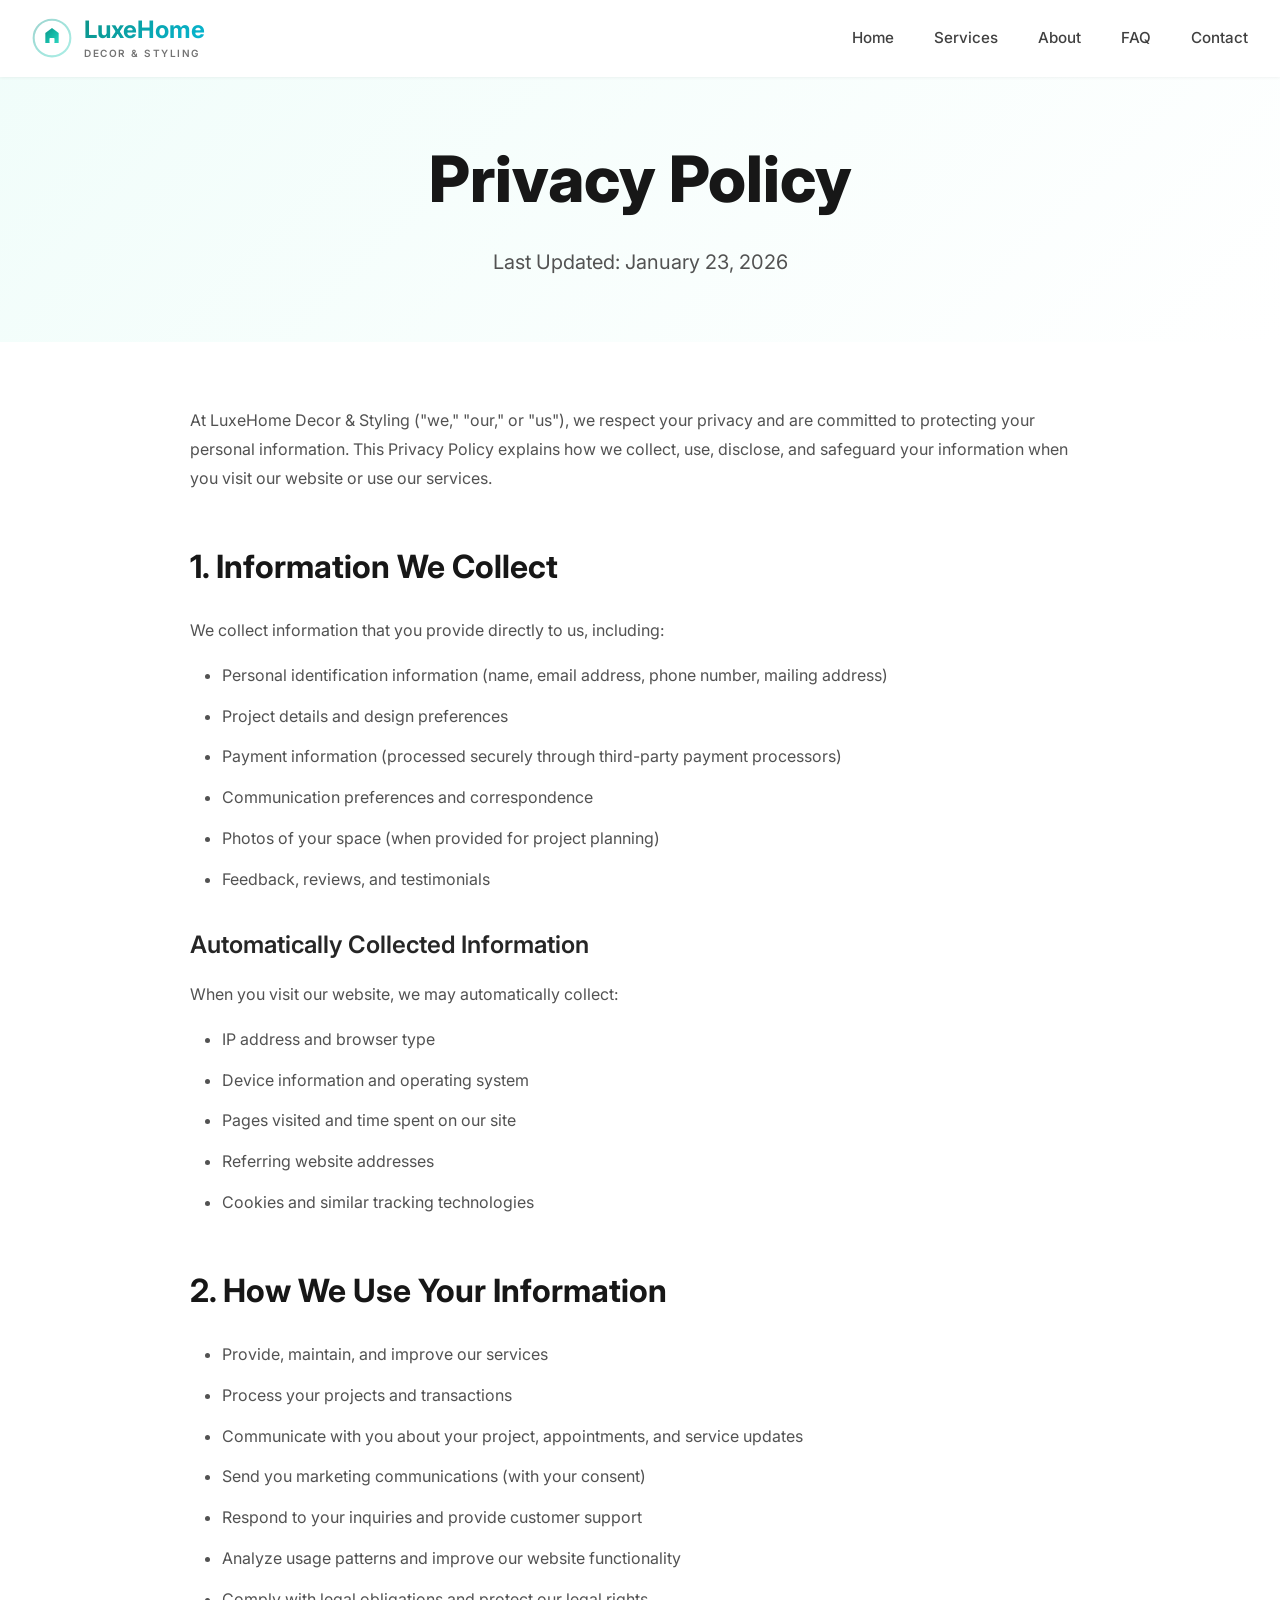
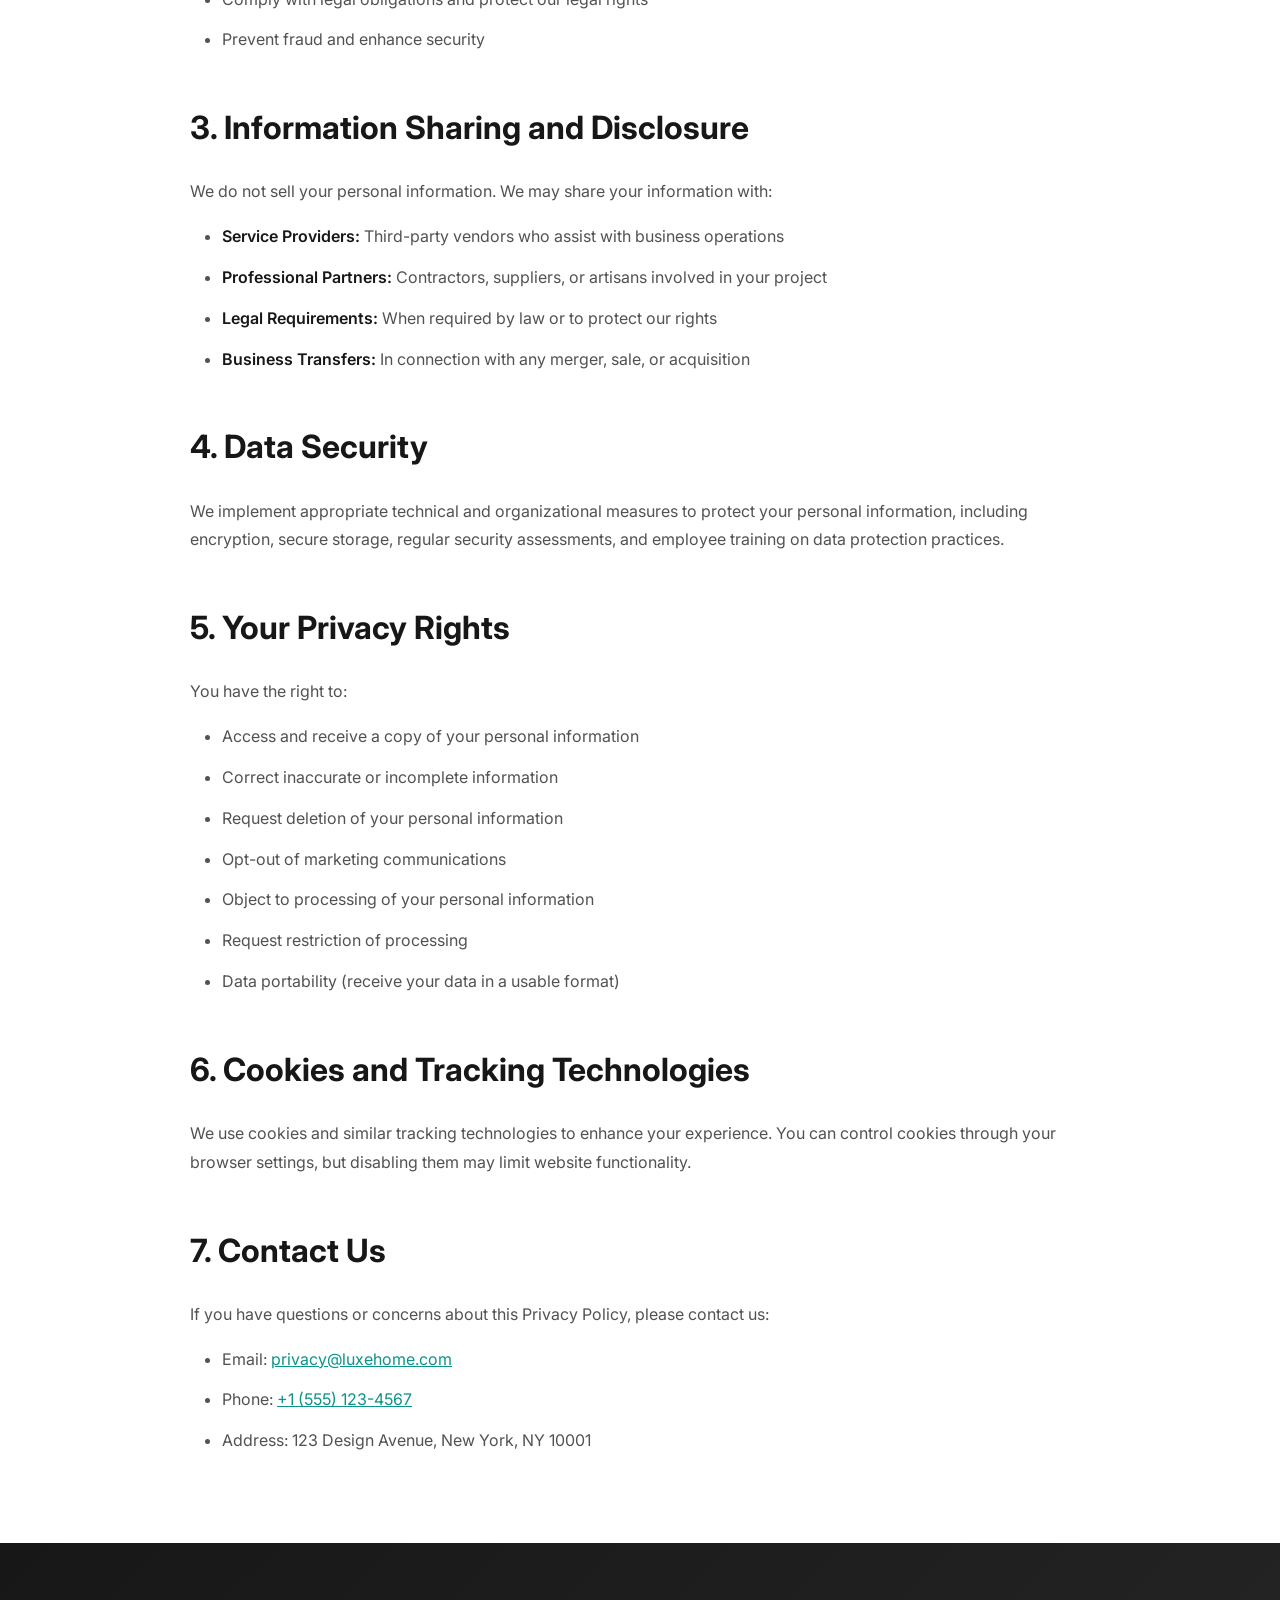
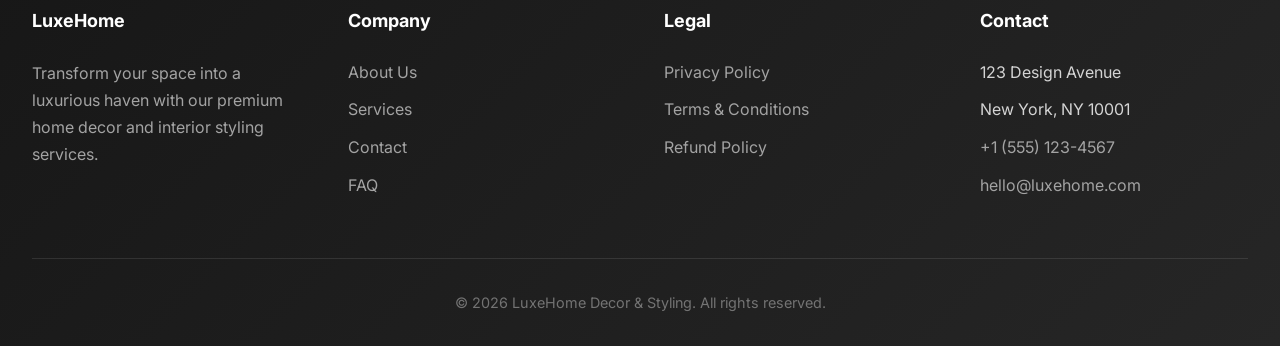
<file: privacy.html>
<!DOCTYPE html>
<html lang="en">
<head>
    <meta charset="UTF-8">
    <meta name="viewport" content="width=device-width, initial-scale=1.0">
    <title>Privacy Policy - LuxeHome Decor & Styling</title>
    <link rel="icon" type="image/svg+xml" href="data:image/svg+xml,<svg xmlns='http://www.w3.org/2000/svg' viewBox='0 0 100 100'><text y='.9em' font-size='90'>🏠</text></svg>">
    <link href="https://fonts.googleapis.com/css2?family=Inter:wght@300;400;500;600;700;800;900&display=swap" rel="stylesheet">
    <link rel="stylesheet" href="css/style.css">
    <style>
        .legal-content {max-width: 900px; margin: 0 auto;}
        .legal-content h2 {font-size: 2rem; font-weight: 700; margin: 3rem 0 1.5rem; color: #171717;}
        .legal-content h3 {font-size: 1.5rem; font-weight: 600; margin: 2rem 0 1rem; color: #262626;}
        .legal-content p {color: #525252; line-height: 1.8; margin-bottom: 1rem;}
        .legal-content ul, .legal-content ol {margin: 1rem 0 1.5rem 2rem; color: #525252; line-height: 1.8;}
        .legal-content li {margin-bottom: 0.75rem;}
        .legal-content strong {color: #171717; font-weight: 600;}
        .legal-content a {color: #0d9488; text-decoration: underline;}
    </style>
</head>
<body>
    <header class="header">
        <div class="header-container">
            <a href="index.html" class="logo">
                <svg class="logo-icon" viewBox="0 0 48 48" fill="none" xmlns="http://www.w3.org/2000/svg">
                    <circle cx="24" cy="24" r="22" stroke="url(#logoGradient)" stroke-width="2.5" fill="none" opacity="0.4"/>
                    <path d="M24 12L32 18V30H16V18L24 12Z" fill="url(#logoGradient)"/>
                    <rect x="21" y="24" width="6" height="6" fill="white" rx="1"/>
                    <defs>
                        <linearGradient id="logoGradient" x1="0%" y1="0%" x2="100%" y2="100%">
                            <stop offset="0%" stop-color="#0d9488"/>
                            <stop offset="50%" stop-color="#14b8a6"/>
                            <stop offset="100%" stop-color="#2dd4bf"/>
                        </linearGradient>
                    </defs>
                </svg>
                <div class="logo-text">
                    <span class="logo-name">LuxeHome</span>
                    <span class="logo-tagline">DECOR & STYLING</span>
                </div>
            </a>
            <nav class="nav">
                <a href="index.html">Home</a>
                <a href="services.html">Services</a>
                <a href="about.html">About</a>
                <a href="faq.html">FAQ</a>
                <a href="contact.html">Contact</a>
            </nav>
            <button class="mobile-menu-toggle" aria-label="Toggle menu">☰</button>
        </div>
    </header>

    <div class="page-hero">
        <h1>Privacy Policy</h1>
        <p class="page-subtitle">Last Updated: January 23, 2026</p>
    </div>

    <section class="content-section">
        <div class="container">
            <div class="legal-content">
                <p>At LuxeHome Decor & Styling ("we," "our," or "us"), we respect your privacy and are committed to protecting your personal information. This Privacy Policy explains how we collect, use, disclose, and safeguard your information when you visit our website or use our services.</p>

                <h2>1. Information We Collect</h2>
                <p>We collect information that you provide directly to us, including:</p>
                <ul>
                    <li>Personal identification information (name, email address, phone number, mailing address)</li>
                    <li>Project details and design preferences</li>
                    <li>Payment information (processed securely through third-party payment processors)</li>
                    <li>Communication preferences and correspondence</li>
                    <li>Photos of your space (when provided for project planning)</li>
                    <li>Feedback, reviews, and testimonials</li>
                </ul>

                <h3>Automatically Collected Information</h3>
                <p>When you visit our website, we may automatically collect:</p>
                <ul>
                    <li>IP address and browser type</li>
                    <li>Device information and operating system</li>
                    <li>Pages visited and time spent on our site</li>
                    <li>Referring website addresses</li>
                    <li>Cookies and similar tracking technologies</li>
                </ul>

                <h2>2. How We Use Your Information</h2>
                <ul>
                    <li>Provide, maintain, and improve our services</li>
                    <li>Process your projects and transactions</li>
                    <li>Communicate with you about your project, appointments, and service updates</li>
                    <li>Send you marketing communications (with your consent)</li>
                    <li>Respond to your inquiries and provide customer support</li>
                    <li>Analyze usage patterns and improve our website functionality</li>
                    <li>Comply with legal obligations and protect our legal rights</li>
                    <li>Prevent fraud and enhance security</li>
                </ul>

                <h2>3. Information Sharing and Disclosure</h2>
                <p>We do not sell your personal information. We may share your information with:</p>
                <ul>
                    <li><strong>Service Providers:</strong> Third-party vendors who assist with business operations</li>
                    <li><strong>Professional Partners:</strong> Contractors, suppliers, or artisans involved in your project</li>
                    <li><strong>Legal Requirements:</strong> When required by law or to protect our rights</li>
                    <li><strong>Business Transfers:</strong> In connection with any merger, sale, or acquisition</li>
                </ul>

                <h2>4. Data Security</h2>
                <p>We implement appropriate technical and organizational measures to protect your personal information, including encryption, secure storage, regular security assessments, and employee training on data protection practices.</p>

                <h2>5. Your Privacy Rights</h2>
                <p>You have the right to:</p>
                <ul>
                    <li>Access and receive a copy of your personal information</li>
                    <li>Correct inaccurate or incomplete information</li>
                    <li>Request deletion of your personal information</li>
                    <li>Opt-out of marketing communications</li>
                    <li>Object to processing of your personal information</li>
                    <li>Request restriction of processing</li>
                    <li>Data portability (receive your data in a usable format)</li>
                </ul>

                <h2>6. Cookies and Tracking Technologies</h2>
                <p>We use cookies and similar tracking technologies to enhance your experience. You can control cookies through your browser settings, but disabling them may limit website functionality.</p>

                <h2>7. Contact Us</h2>
                <p>If you have questions or concerns about this Privacy Policy, please contact us:</p>
                <ul>
                    <li>Email: <a href="mailto:privacy@luxehome.com">privacy@luxehome.com</a></li>
                    <li>Phone: <a href="tel:+15551234567">+1 (555) 123-4567</a></li>
                    <li>Address: 123 Design Avenue, New York, NY 10001</li>
                </ul>
            </div>
        </div>
    </section>

    <footer class="footer">
        <div class="footer-grid">
            <div class="footer-column">
                <h4>LuxeHome</h4>
                <p>Transform your space into a luxurious haven with our premium home decor and interior styling services.</p>
            </div>
            <div class="footer-column">
                <h4>Company</h4>
                <ul>
                    <li><a href="about.html">About Us</a></li>
                    <li><a href="services.html">Services</a></li>
                    <li><a href="contact.html">Contact</a></li>
                    <li><a href="faq.html">FAQ</a></li>
                </ul>
            </div>
            <div class="footer-column">
                <h4>Legal</h4>
                <ul>
                    <li><a href="privacy.html">Privacy Policy</a></li>
                    <li><a href="terms.html">Terms & Conditions</a></li>
                    <li><a href="refund.html">Refund Policy</a></li>
                </ul>
            </div>
            <div class="footer-column">
                <h4>Contact</h4>
                <ul>
                    <li>123 Design Avenue</li>
                    <li>New York, NY 10001</li>
                    <li><a href="tel:+15551234567">+1 (555) 123-4567</a></li>
                    <li><a href="mailto:hello@luxehome.com">hello@luxehome.com</a></li>
                </ul>
            </div>
        </div>
        <div class="footer-bottom">
            <p>&copy; 2026 LuxeHome Decor & Styling. All rights reserved.</p>
        </div>
    </footer>

    <button class="back-to-top" aria-label="Back to top">↑</button>
    <script src="js/main.js"></script>
</body>
</html>
</file>
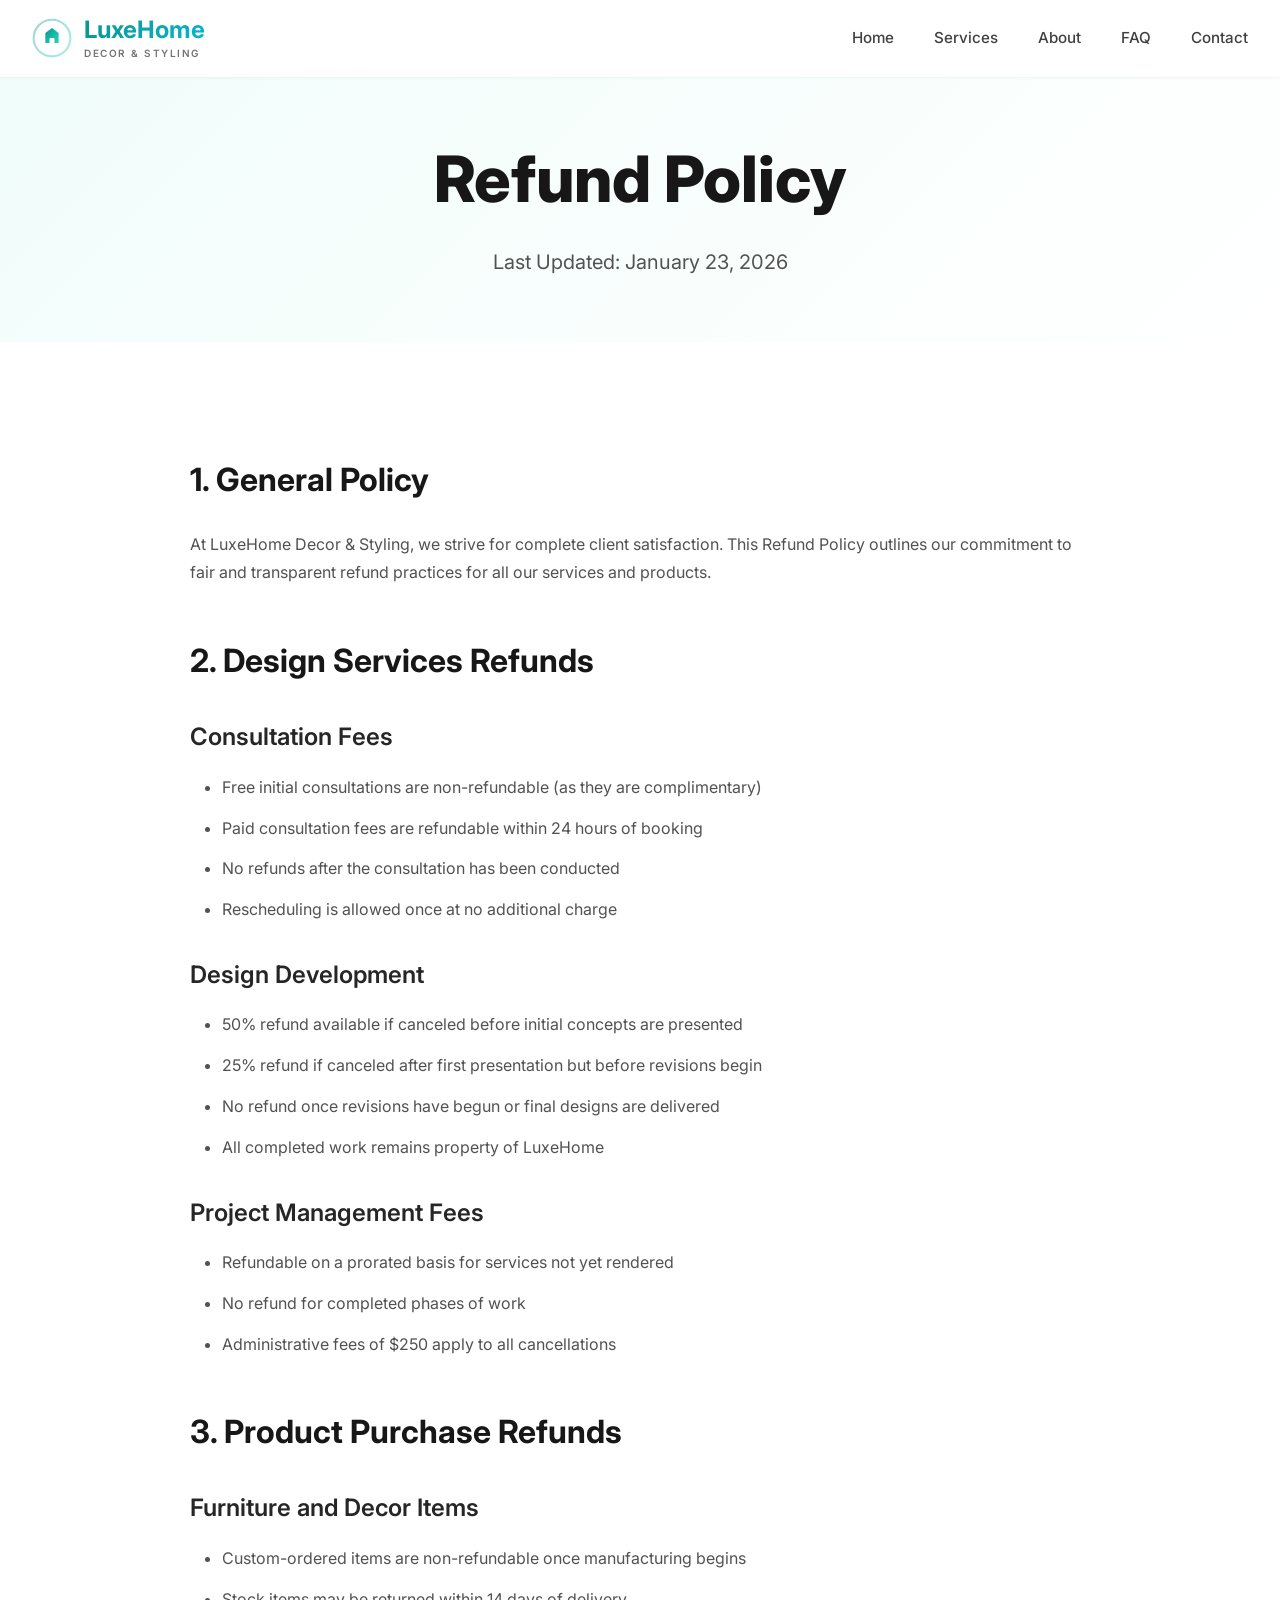
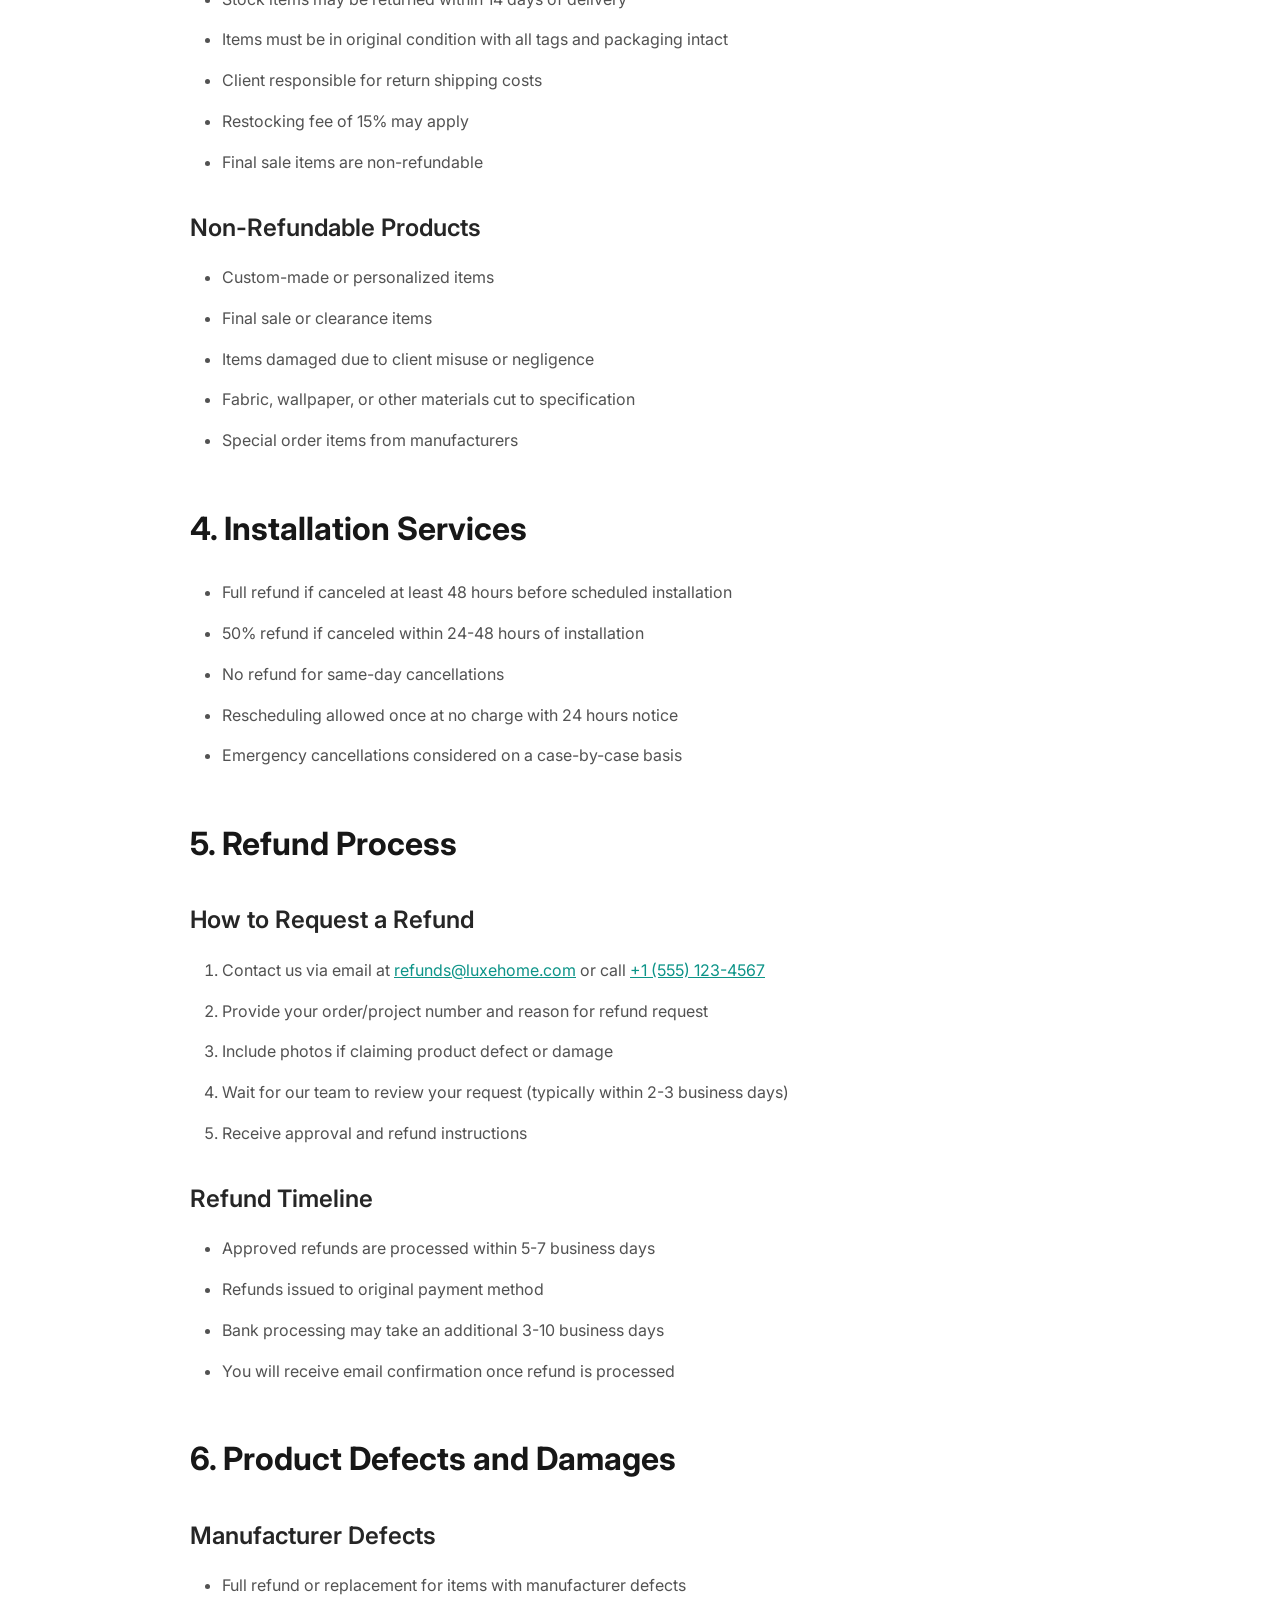
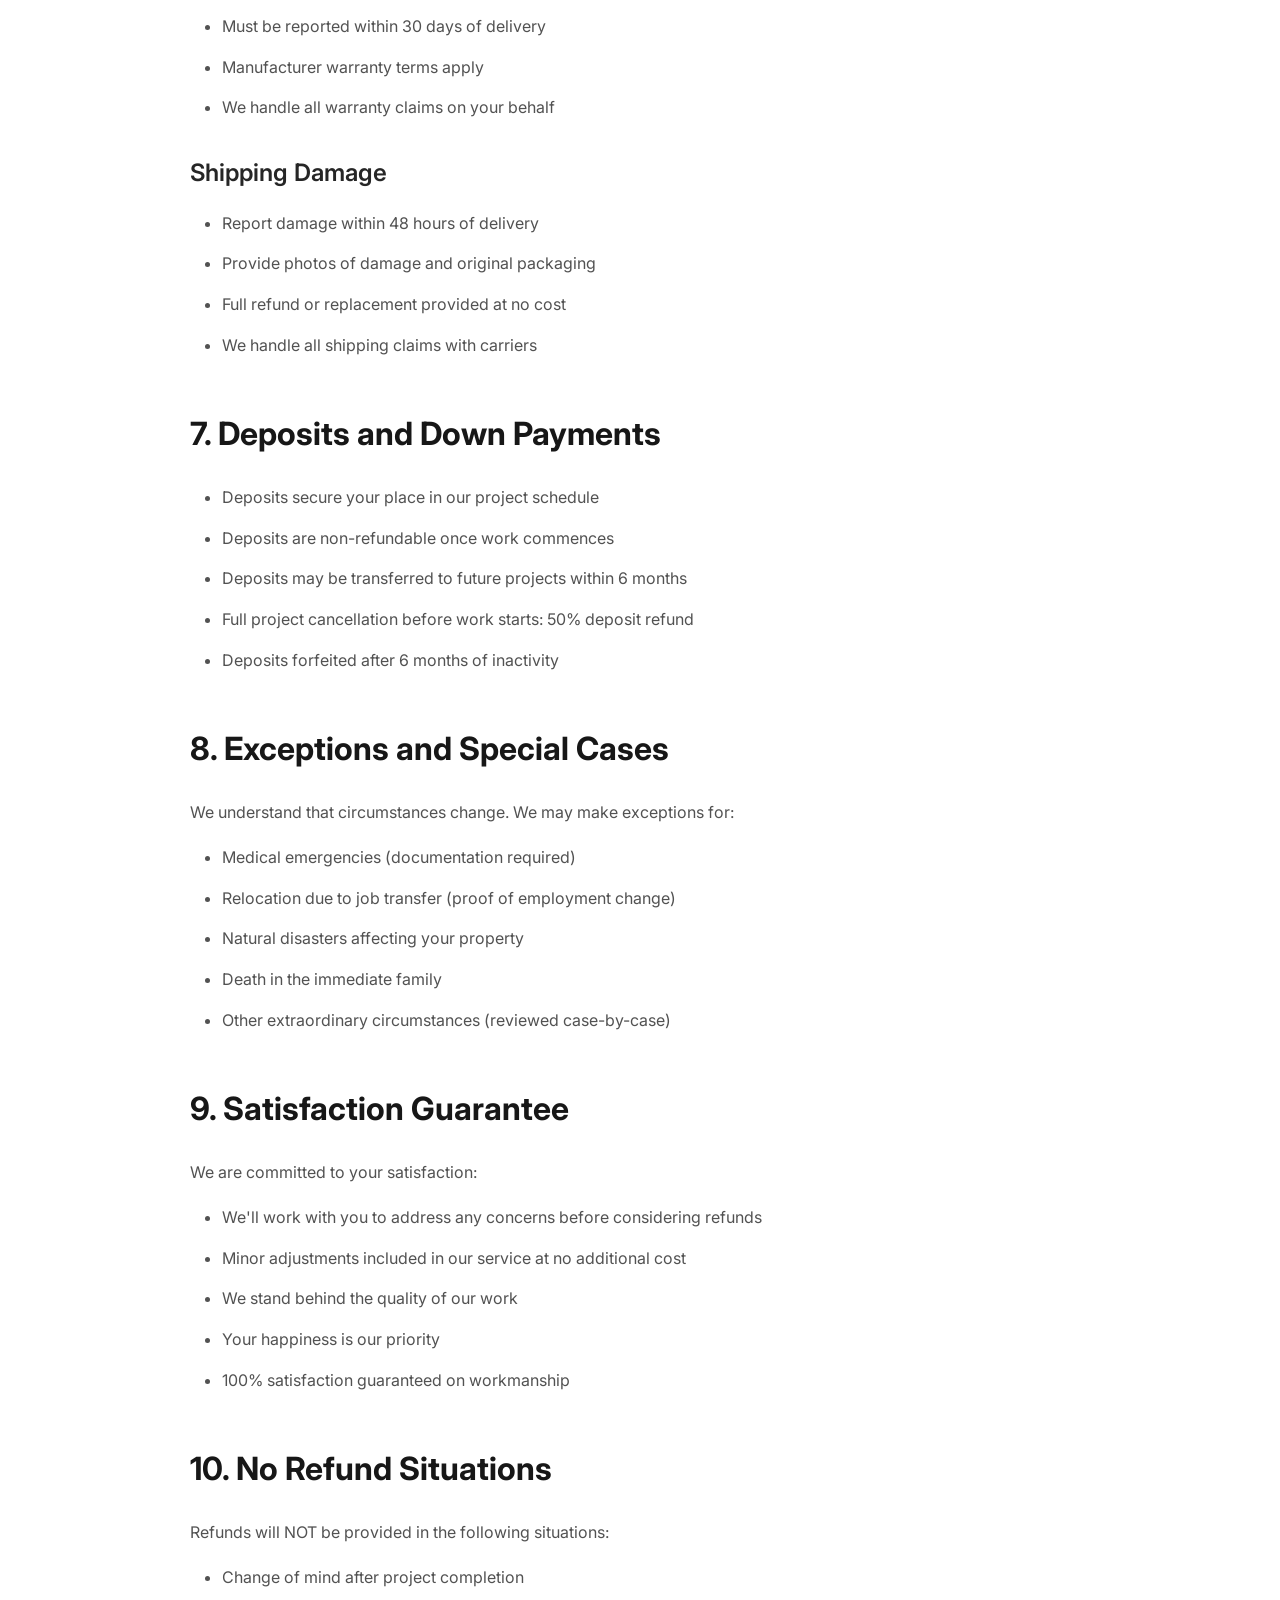
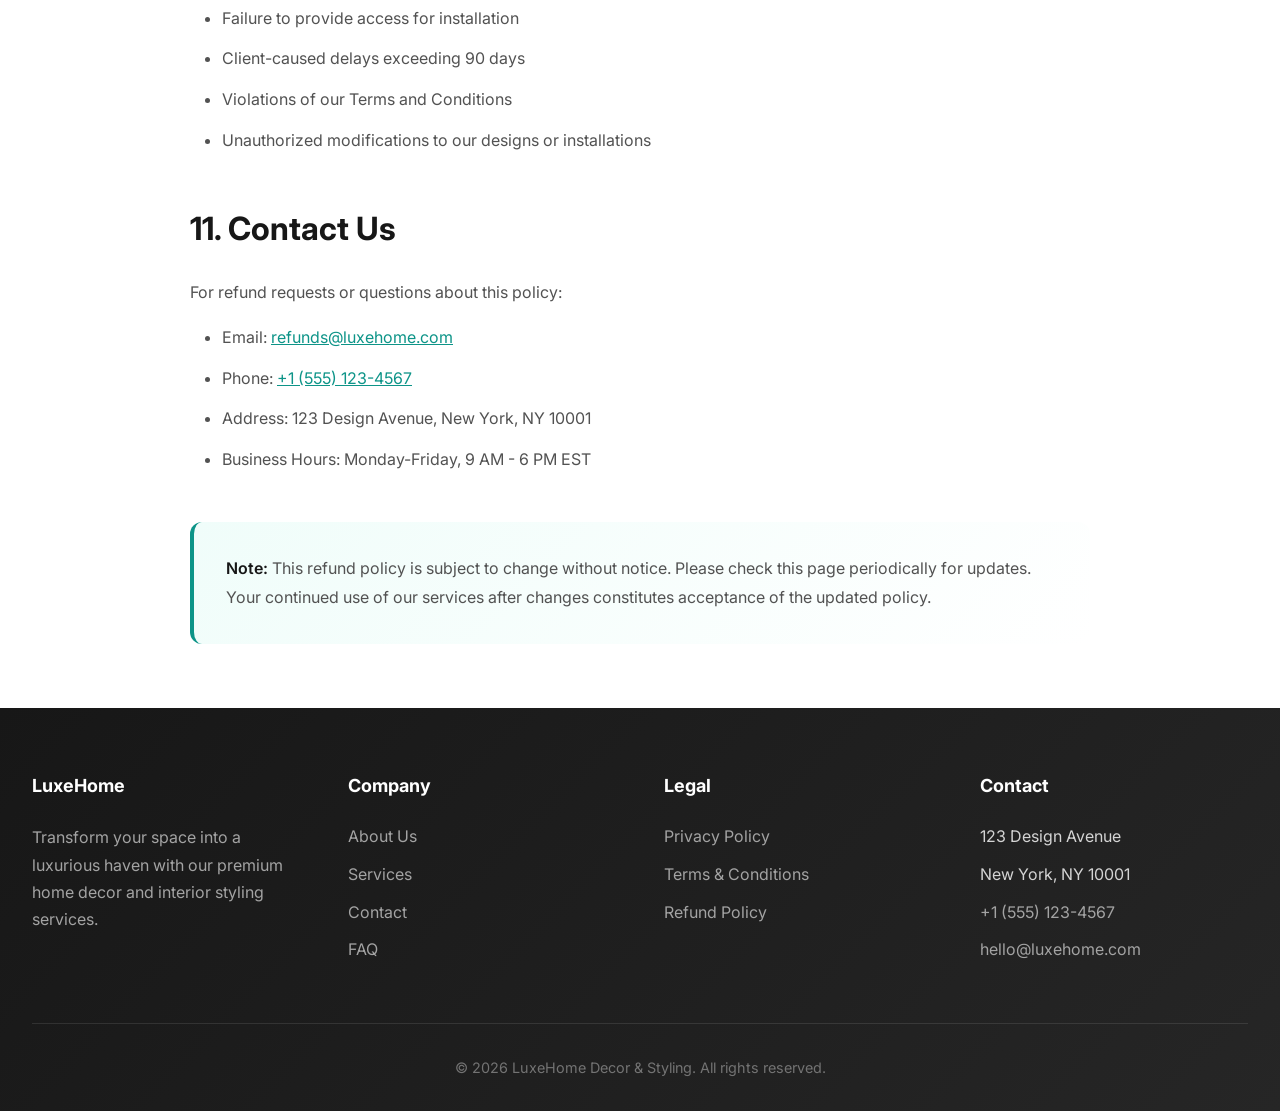
<file: refund.html>
<!DOCTYPE html>
<html lang="en">
<head>
    <meta charset="UTF-8">
    <meta name="viewport" content="width=device-width, initial-scale=1.0">
    <title>Refund Policy - LuxeHome Decor & Styling</title>
    <link rel="icon" type="image/svg+xml" href="data:image/svg+xml,<svg xmlns='http://www.w3.org/2000/svg' viewBox='0 0 100 100'><text y='.9em' font-size='90'>🏠</text></svg>">
    <link href="https://fonts.googleapis.com/css2?family=Inter:wght@300;400;500;600;700;800;900&display=swap" rel="stylesheet">
    <link rel="stylesheet" href="css/style.css">
    <style>
        .legal-content {max-width: 900px; margin: 0 auto;}
        .legal-content h2 {font-size: 2rem; font-weight: 700; margin: 3rem 0 1.5rem; color: #171717;}
        .legal-content h3 {font-size: 1.5rem; font-weight: 600; margin: 2rem 0 1rem; color: #262626;}
        .legal-content p {color: #525252; line-height: 1.8; margin-bottom: 1rem;}
        .legal-content ul, .legal-content ol {margin: 1rem 0 1.5rem 2rem; color: #525252; line-height: 1.8;}
        .legal-content li {margin-bottom: 0.75rem;}
        .legal-content strong {color: #171717; font-weight: 600;}
        .legal-content a {color: #0d9488; text-decoration: underline;}
    </style>
</head>
<body>
    <header class="header">
        <div class="header-container">
            <a href="index.html" class="logo">
                <svg class="logo-icon" viewBox="0 0 48 48" fill="none" xmlns="http://www.w3.org/2000/svg">
                    <circle cx="24" cy="24" r="22" stroke="url(#logoGradient)" stroke-width="2.5" fill="none" opacity="0.4"/>
                    <path d="M24 12L32 18V30H16V18L24 12Z" fill="url(#logoGradient)"/>
                    <rect x="21" y="24" width="6" height="6" fill="white" rx="1"/>
                    <defs>
                        <linearGradient id="logoGradient" x1="0%" y1="0%" x2="100%" y2="100%">
                            <stop offset="0%" stop-color="#0d9488"/>
                            <stop offset="50%" stop-color="#14b8a6"/>
                            <stop offset="100%" stop-color="#2dd4bf"/>
                        </linearGradient>
                    </defs>
                </svg>
                <div class="logo-text">
                    <span class="logo-name">LuxeHome</span>
                    <span class="logo-tagline">DECOR & STYLING</span>
                </div>
            </a>
            <nav class="nav">
                <a href="index.html">Home</a>
                <a href="services.html">Services</a>
                <a href="about.html">About</a>
                <a href="faq.html">FAQ</a>
                <a href="contact.html">Contact</a>
            </nav>
            <button class="mobile-menu-toggle" aria-label="Toggle menu">☰</button>
        </div>
    </header>

    <div class="page-hero">
        <h1>Refund Policy</h1>
        <p class="page-subtitle">Last Updated: January 23, 2026</p>
    </div>

    <section class="content-section">
        <div class="container">
            <div class="legal-content">
                <h2>1. General Policy</h2>
                <p>At LuxeHome Decor & Styling, we strive for complete client satisfaction. This Refund Policy outlines our commitment to fair and transparent refund practices for all our services and products.</p>

                <h2>2. Design Services Refunds</h2>
                
                <h3>Consultation Fees</h3>
                <ul>
                    <li>Free initial consultations are non-refundable (as they are complimentary)</li>
                    <li>Paid consultation fees are refundable within 24 hours of booking</li>
                    <li>No refunds after the consultation has been conducted</li>
                    <li>Rescheduling is allowed once at no additional charge</li>
                </ul>

                <h3>Design Development</h3>
                <ul>
                    <li>50% refund available if canceled before initial concepts are presented</li>
                    <li>25% refund if canceled after first presentation but before revisions begin</li>
                    <li>No refund once revisions have begun or final designs are delivered</li>
                    <li>All completed work remains property of LuxeHome</li>
                </ul>

                <h3>Project Management Fees</h3>
                <ul>
                    <li>Refundable on a prorated basis for services not yet rendered</li>
                    <li>No refund for completed phases of work</li>
                    <li>Administrative fees of $250 apply to all cancellations</li>
                </ul>

                <h2>3. Product Purchase Refunds</h2>
                
                <h3>Furniture and Decor Items</h3>
                <ul>
                    <li>Custom-ordered items are non-refundable once manufacturing begins</li>
                    <li>Stock items may be returned within 14 days of delivery</li>
                    <li>Items must be in original condition with all tags and packaging intact</li>
                    <li>Client responsible for return shipping costs</li>
                    <li>Restocking fee of 15% may apply</li>
                    <li>Final sale items are non-refundable</li>
                </ul>

                <h3>Non-Refundable Products</h3>
                <ul>
                    <li>Custom-made or personalized items</li>
                    <li>Final sale or clearance items</li>
                    <li>Items damaged due to client misuse or negligence</li>
                    <li>Fabric, wallpaper, or other materials cut to specification</li>
                    <li>Special order items from manufacturers</li>
                </ul>

                <h2>4. Installation Services</h2>
                <ul>
                    <li>Full refund if canceled at least 48 hours before scheduled installation</li>
                    <li>50% refund if canceled within 24-48 hours of installation</li>
                    <li>No refund for same-day cancellations</li>
                    <li>Rescheduling allowed once at no charge with 24 hours notice</li>
                    <li>Emergency cancellations considered on a case-by-case basis</li>
                </ul>

                <h2>5. Refund Process</h2>
                
                <h3>How to Request a Refund</h3>
                <ol>
                    <li>Contact us via email at <a href="mailto:refunds@luxehome.com">refunds@luxehome.com</a> or call <a href="tel:+15551234567">+1 (555) 123-4567</a></li>
                    <li>Provide your order/project number and reason for refund request</li>
                    <li>Include photos if claiming product defect or damage</li>
                    <li>Wait for our team to review your request (typically within 2-3 business days)</li>
                    <li>Receive approval and refund instructions</li>
                </ol>

                <h3>Refund Timeline</h3>
                <ul>
                    <li>Approved refunds are processed within 5-7 business days</li>
                    <li>Refunds issued to original payment method</li>
                    <li>Bank processing may take an additional 3-10 business days</li>
                    <li>You will receive email confirmation once refund is processed</li>
                </ul>

                <h2>6. Product Defects and Damages</h2>
                
                <h3>Manufacturer Defects</h3>
                <ul>
                    <li>Full refund or replacement for items with manufacturer defects</li>
                    <li>Must be reported within 30 days of delivery</li>
                    <li>Manufacturer warranty terms apply</li>
                    <li>We handle all warranty claims on your behalf</li>
                </ul>

                <h3>Shipping Damage</h3>
                <ul>
                    <li>Report damage within 48 hours of delivery</li>
                    <li>Provide photos of damage and original packaging</li>
                    <li>Full refund or replacement provided at no cost</li>
                    <li>We handle all shipping claims with carriers</li>
                </ul>

                <h2>7. Deposits and Down Payments</h2>
                <ul>
                    <li>Deposits secure your place in our project schedule</li>
                    <li>Deposits are non-refundable once work commences</li>
                    <li>Deposits may be transferred to future projects within 6 months</li>
                    <li>Full project cancellation before work starts: 50% deposit refund</li>
                    <li>Deposits forfeited after 6 months of inactivity</li>
                </ul>

                <h2>8. Exceptions and Special Cases</h2>
                <p>We understand that circumstances change. We may make exceptions for:</p>
                <ul>
                    <li>Medical emergencies (documentation required)</li>
                    <li>Relocation due to job transfer (proof of employment change)</li>
                    <li>Natural disasters affecting your property</li>
                    <li>Death in the immediate family</li>
                    <li>Other extraordinary circumstances (reviewed case-by-case)</li>
                </ul>

                <h2>9. Satisfaction Guarantee</h2>
                <p>We are committed to your satisfaction:</p>
                <ul>
                    <li>We'll work with you to address any concerns before considering refunds</li>
                    <li>Minor adjustments included in our service at no additional cost</li>
                    <li>We stand behind the quality of our work</li>
                    <li>Your happiness is our priority</li>
                    <li>100% satisfaction guaranteed on workmanship</li>
                </ul>

                <h2>10. No Refund Situations</h2>
                <p>Refunds will NOT be provided in the following situations:</p>
                <ul>
                    <li>Change of mind after project completion</li>
                    <li>Failure to provide access for installation</li>
                    <li>Client-caused delays exceeding 90 days</li>
                    <li>Violations of our Terms and Conditions</li>
                    <li>Unauthorized modifications to our designs or installations</li>
                </ul>

                <h2>11. Contact Us</h2>
                <p>For refund requests or questions about this policy:</p>
                <ul>
                    <li>Email: <a href="mailto:refunds@luxehome.com">refunds@luxehome.com</a></li>
                    <li>Phone: <a href="tel:+15551234567">+1 (555) 123-4567</a></li>
                    <li>Address: 123 Design Avenue, New York, NY 10001</li>
                    <li>Business Hours: Monday-Friday, 9 AM - 6 PM EST</li>
                </ul>

                <div style="margin-top: 3rem; padding: 2rem; background: linear-gradient(135deg, #f0fdfa, white); border-left: 4px solid #0d9488; border-radius: 0.75rem;">
                    <p style="margin: 0;"><strong>Note:</strong> This refund policy is subject to change without notice. Please check this page periodically for updates. Your continued use of our services after changes constitutes acceptance of the updated policy.</p>
                </div>
            </div>
        </div>
    </section>

    <footer class="footer">
        <div class="footer-grid">
            <div class="footer-column">
                <h4>LuxeHome</h4>
                <p>Transform your space into a luxurious haven with our premium home decor and interior styling services.</p>
            </div>
            <div class="footer-column">
                <h4>Company</h4>
                <ul>
                    <li><a href="about.html">About Us</a></li>
                    <li><a href="services.html">Services</a></li>
                    <li><a href="contact.html">Contact</a></li>
                    <li><a href="faq.html">FAQ</a></li>
                </ul>
            </div>
            <div class="footer-column">
                <h4>Legal</h4>
                <ul>
                    <li><a href="privacy.html">Privacy Policy</a></li>
                    <li><a href="terms.html">Terms & Conditions</a></li>
                    <li><a href="refund.html">Refund Policy</a></li>
                </ul>
            </div>
            <div class="footer-column">
                <h4>Contact</h4>
                <ul>
                    <li>123 Design Avenue</li>
                    <li>New York, NY 10001</li>
                    <li><a href="tel:+15551234567">+1 (555) 123-4567</a></li>
                    <li><a href="mailto:hello@luxehome.com">hello@luxehome.com</a></li>
                </ul>
            </div>
        </div>
        <div class="footer-bottom">
            <p>&copy; 2026 LuxeHome Decor & Styling. All rights reserved.</p>
        </div>
    </footer>

    <button class="back-to-top" aria-label="Back to top">↑</button>
    <script src="js/main.js"></script>
</body>
</html>
</file>
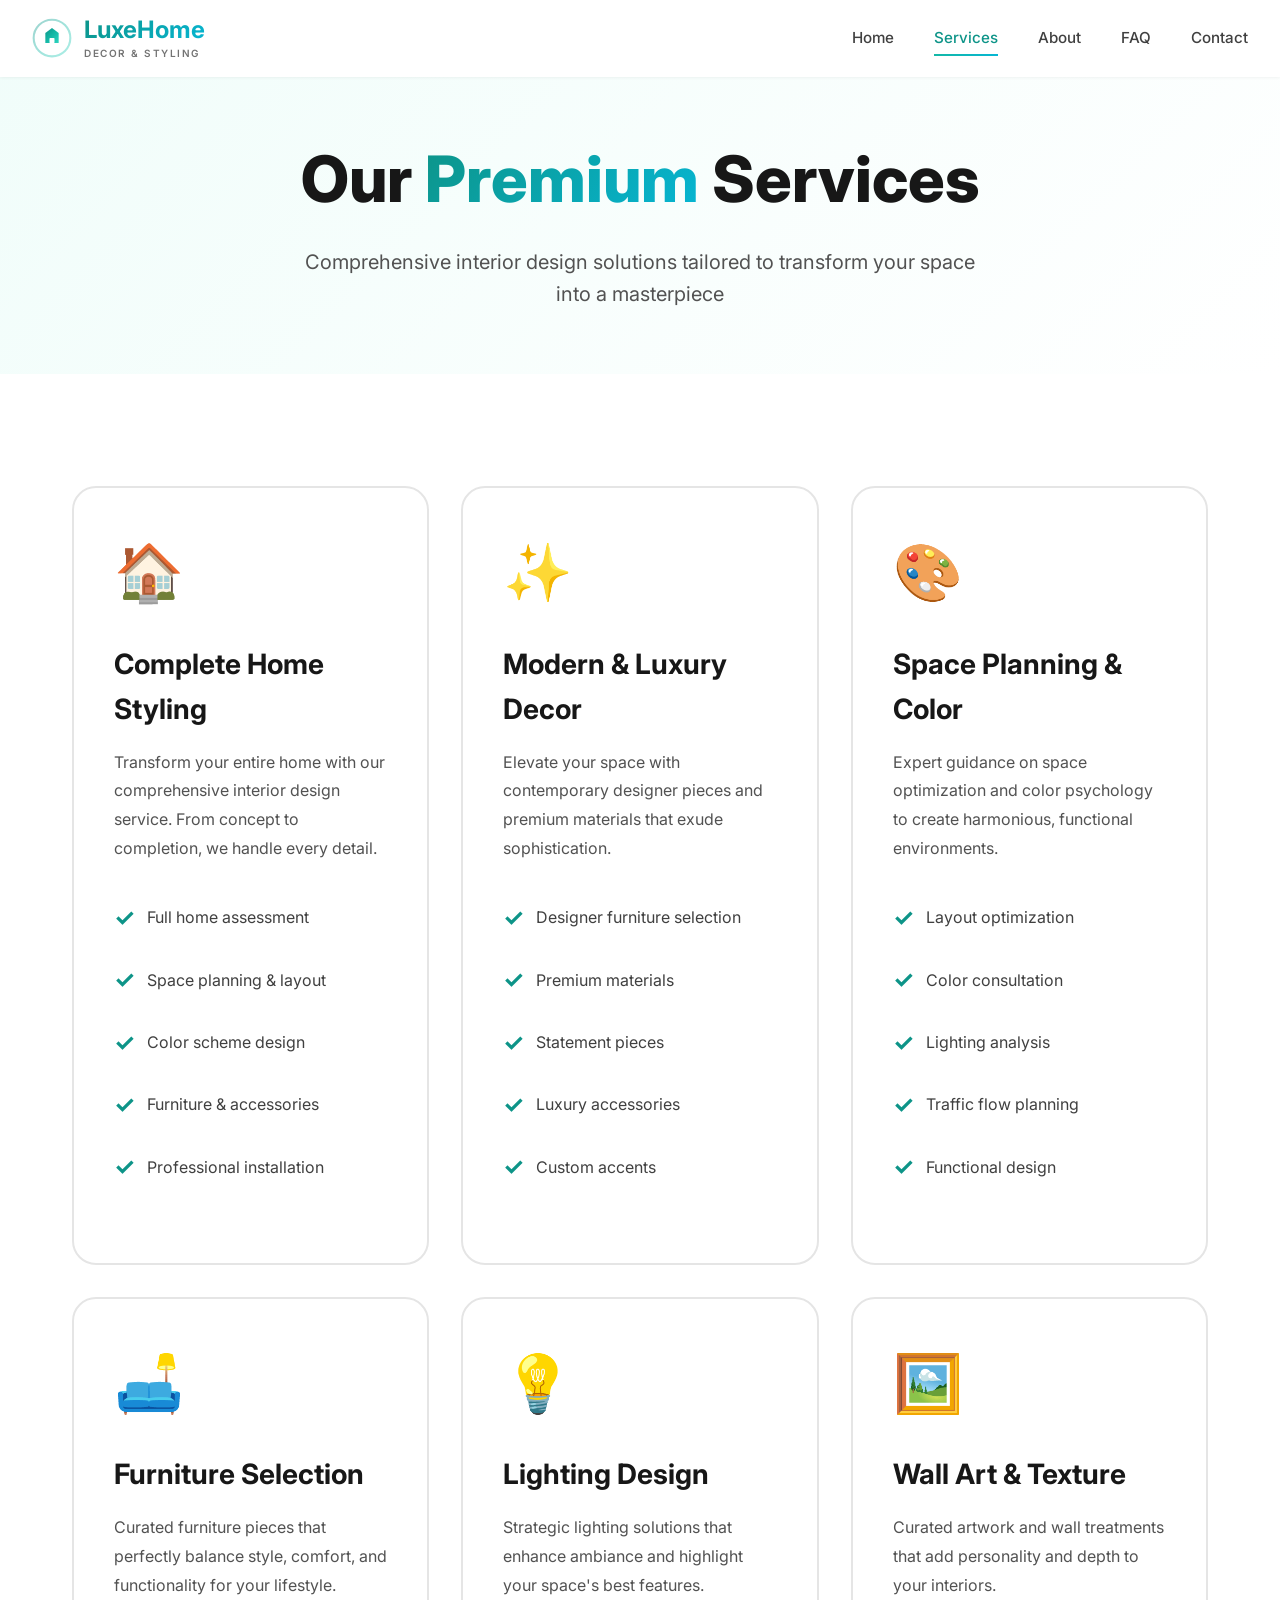
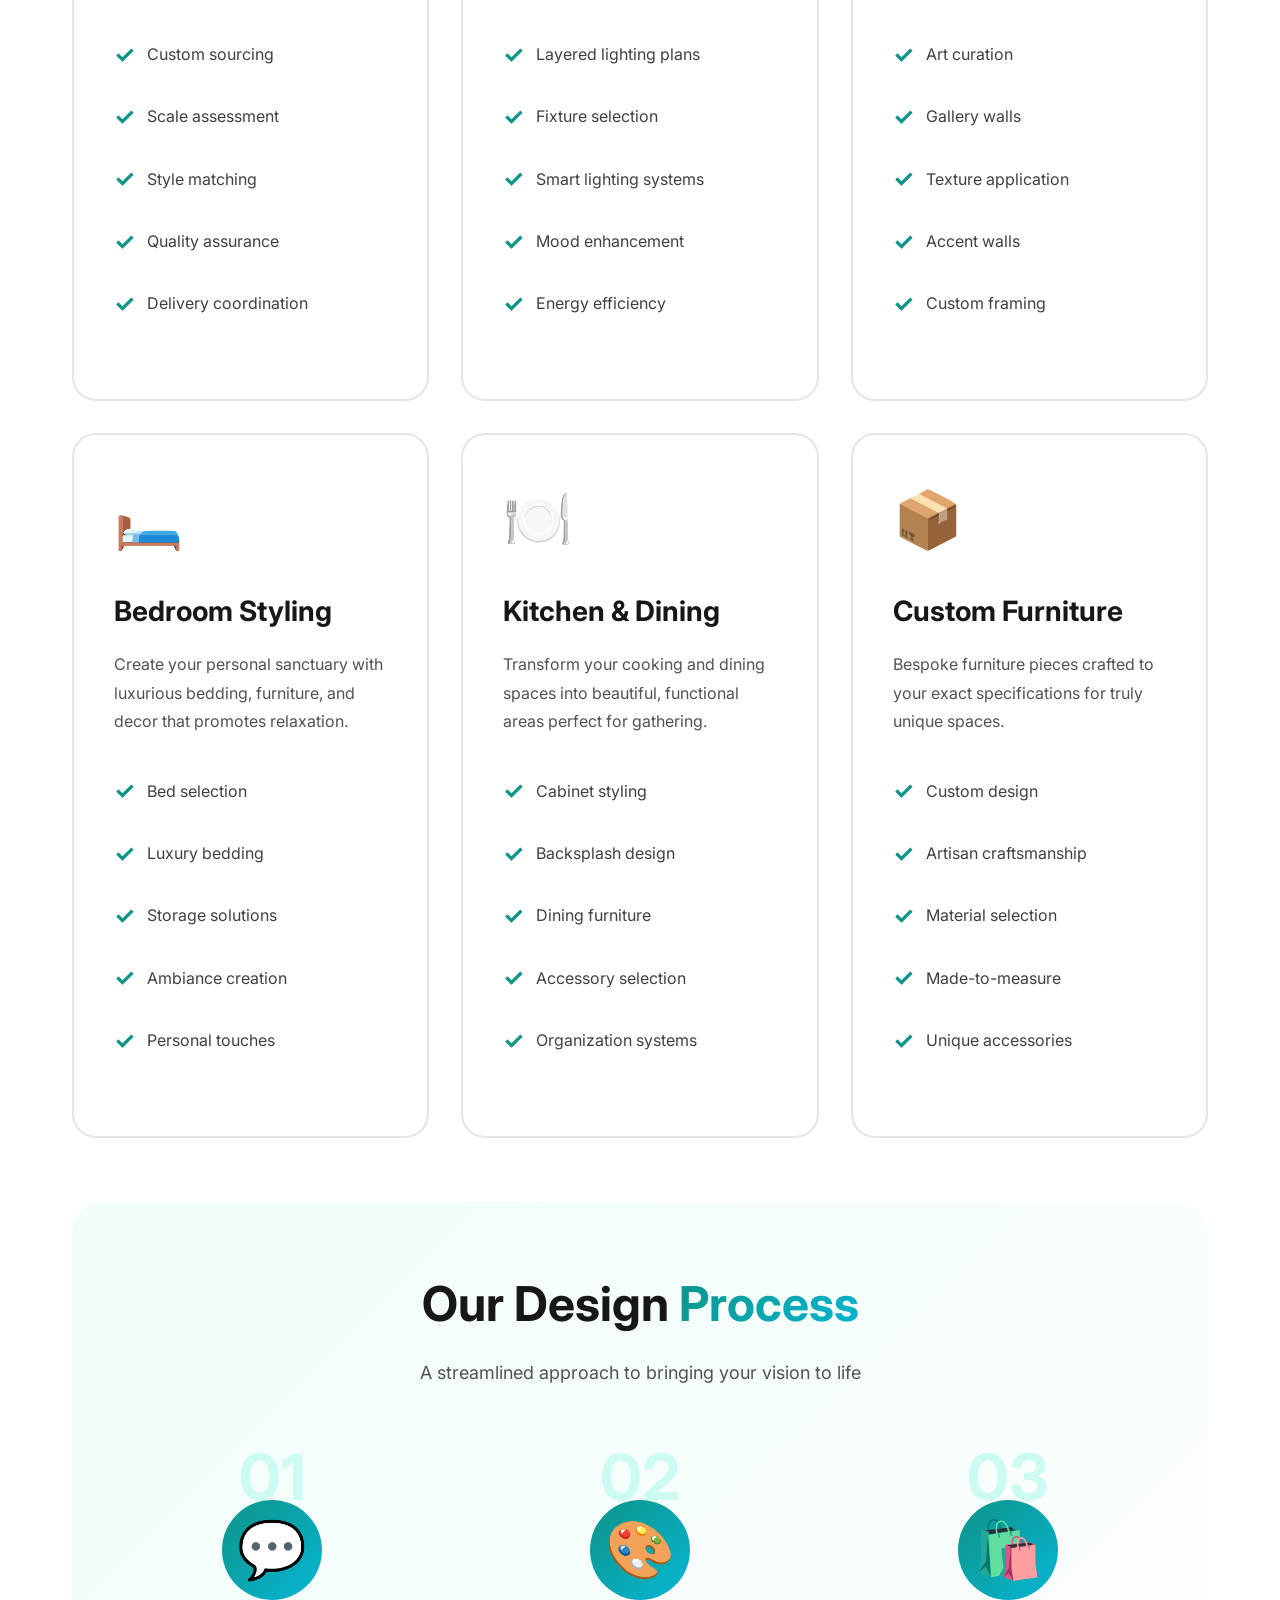
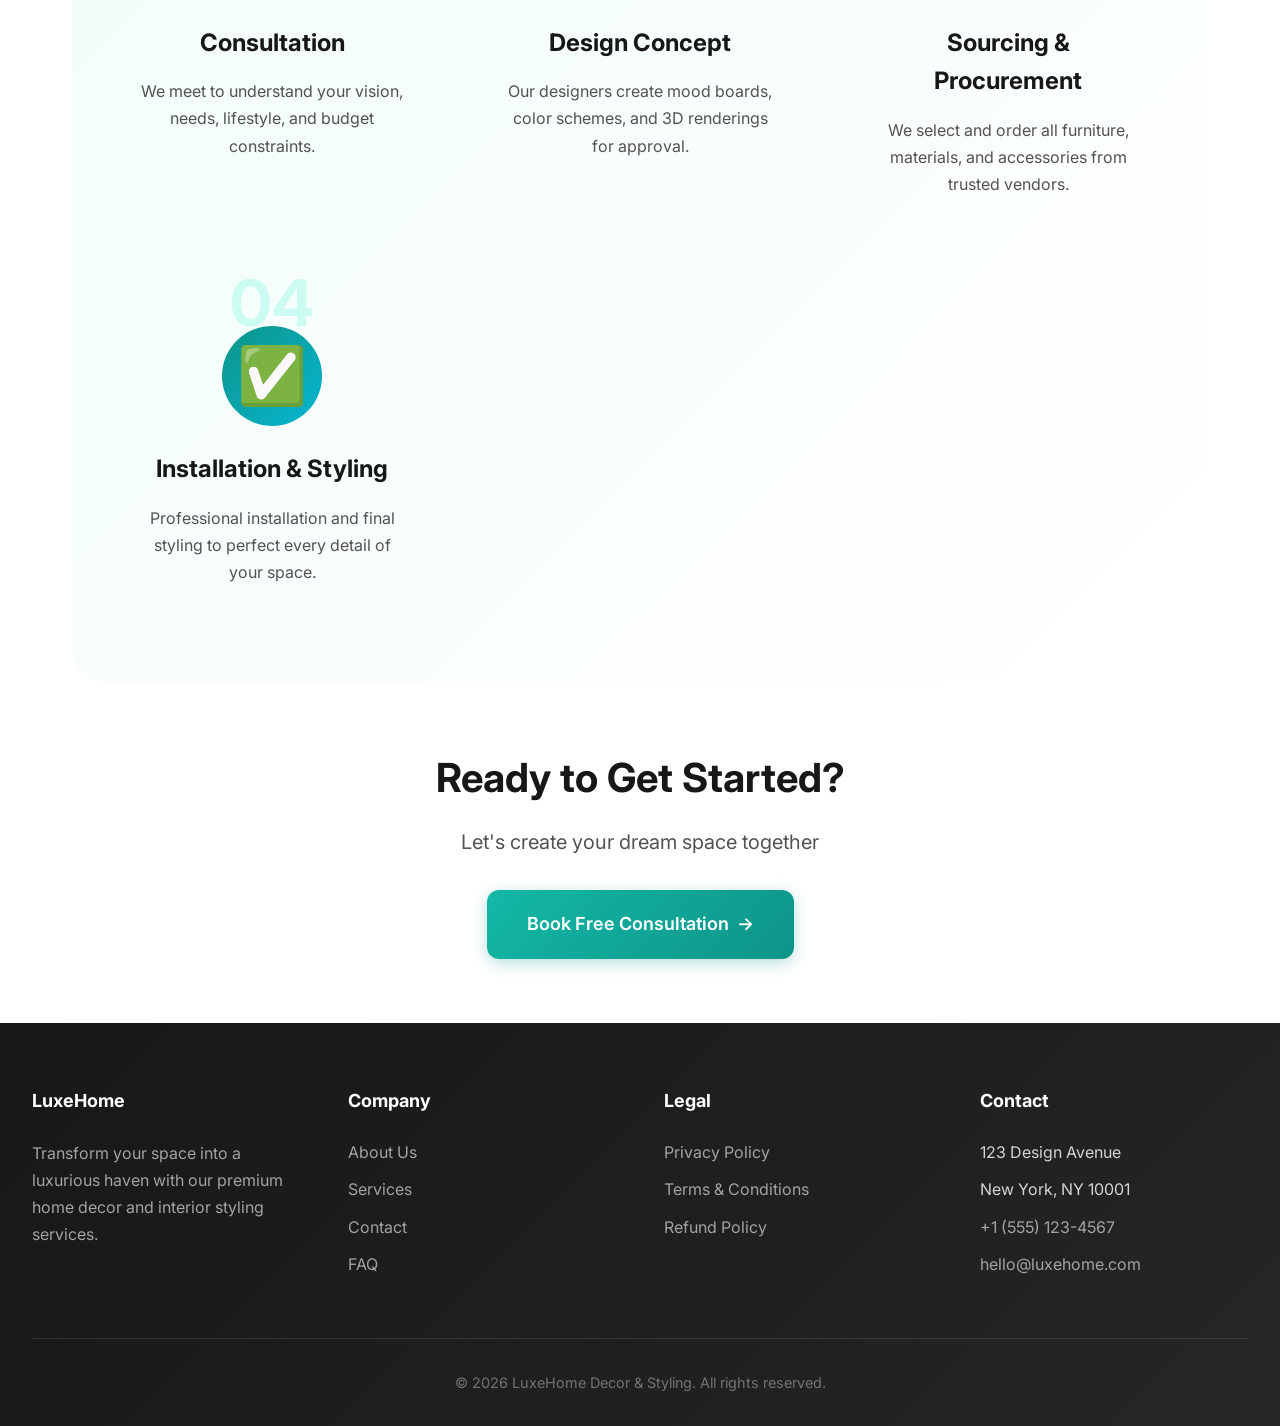
<file: services.html>
<!DOCTYPE html>
<html lang="en">
<head>
    <meta charset="UTF-8">
    <meta name="viewport" content="width=device-width, initial-scale=1.0">
    <meta name="description" content="Our Services - LuxeHome Decor & Styling offers complete home styling, modern luxury decor, and custom interior design solutions.">
    <title>Services - LuxeHome Decor & Styling</title>
    
    <link rel="icon" type="image/svg+xml" href="data:image/svg+xml,<svg xmlns='http://www.w3.org/2000/svg' viewBox='0 0 100 100'><text y='.9em' font-size='90'>🏠</text></svg>">
    <link rel="preconnect" href="https://fonts.googleapis.com">
    <link rel="preconnect" href="https://fonts.gstatic.com" crossorigin>
    <link href="https://fonts.googleapis.com/css2?family=Inter:wght@300;400;500;600;700;800;900&display=swap" rel="stylesheet">
    <link rel="stylesheet" href="css/style.css">
    
    <style>
        .services-grid {
            display: grid;
            grid-template-columns: repeat(auto-fit, minmax(350px, 1fr));
            gap: 2rem;
            margin: 3rem 0;
        }
        
        .service-card {
            background: white;
            padding: 2.5rem;
            border-radius: 1.5rem;
            border: 2px solid #e5e5e5;
            transition: all 0.4s ease;
            position: relative;
            overflow: hidden;
        }
        
        .service-card::before {
            content: '';
            position: absolute;
            top: 0;
            left: 0;
            right: 0;
            height: 4px;
            background: linear-gradient(135deg, #0d9488, #06b6d4);
            transform: scaleX(0);
            transition: transform 0.4s ease;
        }
        
        .service-card:hover {
            transform: translateY(-10px);
            border-color: #2dd4bf;
            box-shadow: 0 25px 50px rgba(13, 148, 136, 0.2);
        }
        
        .service-card:hover::before {
            transform: scaleX(1);
        }
        
        .service-icon {
            font-size: 3.5rem;
            margin-bottom: 1.5rem;
            display: block;
        }
        
        .service-card h3 {
            font-size: 1.75rem;
            font-weight: 700;
            color: #171717;
            margin-bottom: 1rem;
        }
        
        .service-card p {
            color: #525252;
            line-height: 1.8;
            margin-bottom: 1.5rem;
        }
        
        .service-features {
            list-style: none;
            margin: 1.5rem 0;
        }
        
        .service-features li {
            padding: 0.75rem 0;
            color: #404040;
            display: flex;
            align-items: center;
            gap: 0.75rem;
        }
        
        .service-features li::before {
            content: "✓";
            color: #0d9488;
            font-weight: bold;
            font-size: 1.5rem;
        }
        
        .process-section {
            background: linear-gradient(135deg, #f0fdfa, white);
            padding: 4rem 2rem;
            border-radius: 2rem;
            margin: 4rem 0;
        }
        
        .process-steps {
            display: grid;
            grid-template-columns: repeat(auto-fit, minmax(250px, 1fr));
            gap: 2rem;
            margin-top: 3rem;
        }
        
        .process-step {
            text-align: center;
            padding: 2rem;
            position: relative;
        }
        
        .step-number {
            font-size: 4rem;
            font-weight: 700;
            color: #ccfbf1;
            position: absolute;
            top: -10px;
            left: 50%;
            transform: translateX(-50%);
        }
        
        .step-icon {
            font-size: 3.5rem;
            margin: 2rem auto 1.5rem;
            width: 100px;
            height: 100px;
            background: linear-gradient(135deg, #0d9488, #06b6d4);
            border-radius: 50%;
            display: flex;
            align-items: center;
            justify-content: center;
            position: relative;
            z-index: 10;
        }
        
        .step-title {
            font-size: 1.5rem;
            font-weight: 700;
            color: #171717;
            margin-bottom: 1rem;
        }
        
        .step-description {
            color: #525252;
            line-height: 1.7;
        }
    </style>
</head>
<body>
    <!-- Header -->
    <header class="header">
        <div class="header-container">
            <a href="index.html" class="logo">
                <svg class="logo-icon" viewBox="0 0 48 48" fill="none" xmlns="http://www.w3.org/2000/svg">
                    <circle cx="24" cy="24" r="22" stroke="url(#logoGradient)" stroke-width="2.5" fill="none" opacity="0.4"/>
                    <path d="M24 12L32 18V30H16V18L24 12Z" fill="url(#logoGradient)"/>
                    <rect x="21" y="24" width="6" height="6" fill="white" rx="1"/>
                    <defs>
                        <linearGradient id="logoGradient" x1="0%" y1="0%" x2="100%" y2="100%">
                            <stop offset="0%" stop-color="#0d9488"/>
                            <stop offset="50%" stop-color="#14b8a6"/>
                            <stop offset="100%" stop-color="#2dd4bf"/>
                        </linearGradient>
                    </defs>
                </svg>
                <div class="logo-text">
                    <span class="logo-name">LuxeHome</span>
                    <span class="logo-tagline">DECOR & STYLING</span>
                </div>
            </a>

            <nav class="nav">
                <a href="index.html">Home</a>
                <a href="services.html">Services</a>
                <a href="about.html">About</a>
                <a href="faq.html">FAQ</a>
                <a href="contact.html">Contact</a>
            </nav>

            <button class="mobile-menu-toggle" aria-label="Toggle menu">☰</button>
        </div>
    </header>

    <!-- Page Hero -->
    <div class="page-hero">
        <h1>Our <span class="gradient-text">Premium</span> Services</h1>
        <p class="page-subtitle">Comprehensive interior design solutions tailored to transform your space into a masterpiece</p>
    </div>

    <!-- Services Section -->
    <section class="content-section">
        <div class="container">
            <div class="services-grid">
                <!-- Service 1 -->
                <div class="service-card">
                    <span class="service-icon">🏠</span>
                    <h3>Complete Home Styling</h3>
                    <p>Transform your entire home with our comprehensive interior design service. From concept to completion, we handle every detail.</p>
                    <ul class="service-features">
                        <li>Full home assessment</li>
                        <li>Space planning & layout</li>
                        <li>Color scheme design</li>
                        <li>Furniture & accessories</li>
                        <li>Professional installation</li>
                    </ul>
                </div>

                <!-- Service 2 -->
                <div class="service-card">
                    <span class="service-icon">✨</span>
                    <h3>Modern & Luxury Decor</h3>
                    <p>Elevate your space with contemporary designer pieces and premium materials that exude sophistication.</p>
                    <ul class="service-features">
                        <li>Designer furniture selection</li>
                        <li>Premium materials</li>
                        <li>Statement pieces</li>
                        <li>Luxury accessories</li>
                        <li>Custom accents</li>
                    </ul>
                </div>

                <!-- Service 3 -->
                <div class="service-card">
                    <span class="service-icon">🎨</span>
                    <h3>Space Planning & Color</h3>
                    <p>Expert guidance on space optimization and color psychology to create harmonious, functional environments.</p>
                    <ul class="service-features">
                        <li>Layout optimization</li>
                        <li>Color consultation</li>
                        <li>Lighting analysis</li>
                        <li>Traffic flow planning</li>
                        <li>Functional design</li>
                    </ul>
                </div>

                <!-- Service 4 -->
                <div class="service-card">
                    <span class="service-icon">🛋️</span>
                    <h3>Furniture Selection</h3>
                    <p>Curated furniture pieces that perfectly balance style, comfort, and functionality for your lifestyle.</p>
                    <ul class="service-features">
                        <li>Custom sourcing</li>
                        <li>Scale assessment</li>
                        <li>Style matching</li>
                        <li>Quality assurance</li>
                        <li>Delivery coordination</li>
                    </ul>
                </div>

                <!-- Service 5 -->
                <div class="service-card">
                    <span class="service-icon">💡</span>
                    <h3>Lighting Design</h3>
                    <p>Strategic lighting solutions that enhance ambiance and highlight your space's best features.</p>
                    <ul class="service-features">
                        <li>Layered lighting plans</li>
                        <li>Fixture selection</li>
                        <li>Smart lighting systems</li>
                        <li>Mood enhancement</li>
                        <li>Energy efficiency</li>
                    </ul>
                </div>

                <!-- Service 6 -->
                <div class="service-card">
                    <span class="service-icon">🖼️</span>
                    <h3>Wall Art & Texture</h3>
                    <p>Curated artwork and wall treatments that add personality and depth to your interiors.</p>
                    <ul class="service-features">
                        <li>Art curation</li>
                        <li>Gallery walls</li>
                        <li>Texture application</li>
                        <li>Accent walls</li>
                        <li>Custom framing</li>
                    </ul>
                </div>

                <!-- Service 7 -->
                <div class="service-card">
                    <span class="service-icon">🛏️</span>
                    <h3>Bedroom Styling</h3>
                    <p>Create your personal sanctuary with luxurious bedding, furniture, and decor that promotes relaxation.</p>
                    <ul class="service-features">
                        <li>Bed selection</li>
                        <li>Luxury bedding</li>
                        <li>Storage solutions</li>
                        <li>Ambiance creation</li>
                        <li>Personal touches</li>
                    </ul>
                </div>

                <!-- Service 8 -->
                <div class="service-card">
                    <span class="service-icon">🍽️</span>
                    <h3>Kitchen & Dining</h3>
                    <p>Transform your cooking and dining spaces into beautiful, functional areas perfect for gathering.</p>
                    <ul class="service-features">
                        <li>Cabinet styling</li>
                        <li>Backsplash design</li>
                        <li>Dining furniture</li>
                        <li>Accessory selection</li>
                        <li>Organization systems</li>
                    </ul>
                </div>

                <!-- Service 9 -->
                <div class="service-card">
                    <span class="service-icon">📦</span>
                    <h3>Custom Furniture</h3>
                    <p>Bespoke furniture pieces crafted to your exact specifications for truly unique spaces.</p>
                    <ul class="service-features">
                        <li>Custom design</li>
                        <li>Artisan craftsmanship</li>
                        <li>Material selection</li>
                        <li>Made-to-measure</li>
                        <li>Unique accessories</li>
                    </ul>
                </div>
            </div>

            <!-- Process Section -->
            <div class="process-section">
                <div class="section-header">
                    <h2>Our Design <span class="gradient-text">Process</span></h2>
                    <p>A streamlined approach to bringing your vision to life</p>
                </div>
                
                <div class="process-steps">
                    <div class="process-step">
                        <div class="step-number">01</div>
                        <div class="step-icon">💬</div>
                        <div class="step-title">Consultation</div>
                        <p class="step-description">We meet to understand your vision, needs, lifestyle, and budget constraints.</p>
                    </div>

                    <div class="process-step">
                        <div class="step-number">02</div>
                        <div class="step-icon">🎨</div>
                        <div class="step-title">Design Concept</div>
                        <p class="step-description">Our designers create mood boards, color schemes, and 3D renderings for approval.</p>
                    </div>

                    <div class="process-step">
                        <div class="step-number">03</div>
                        <div class="step-icon">🛍️</div>
                        <div class="step-title">Sourcing & Procurement</div>
                        <p class="step-description">We select and order all furniture, materials, and accessories from trusted vendors.</p>
                    </div>

                    <div class="process-step">
                        <div class="step-number">04</div>
                        <div class="step-icon">✅</div>
                        <div class="step-title">Installation & Styling</div>
                        <p class="step-description">Professional installation and final styling to perfect every detail of your space.</p>
                    </div>
                </div>
            </div>

            <!-- CTA -->
            <div style="text-align: center; margin-top: 4rem;">
                <h2 style="font-size: 2.5rem; margin-bottom: 1rem;">Ready to Get Started?</h2>
                <p style="color: #525252; font-size: 1.25rem; margin-bottom: 2rem;">Let's create your dream space together</p>
                <a href="contact.html" class="btn btn-primary" style="font-size: 1.125rem; padding: 1.25rem 2.5rem;">
                    <span>Book Free Consultation</span>
                    <span>→</span>
                </a>
            </div>
        </div>
    </section>

    <!-- Footer -->
    <footer class="footer">
        <div class="footer-grid">
            <div class="footer-column">
                <h4>LuxeHome</h4>
                <p>Transform your space into a luxurious haven with our premium home decor and interior styling services.</p>
            </div>
            <div class="footer-column">
                <h4>Company</h4>
                <ul>
                    <li><a href="about.html">About Us</a></li>
                    <li><a href="services.html">Services</a></li>
                    <li><a href="contact.html">Contact</a></li>
                    <li><a href="faq.html">FAQ</a></li>
                </ul>
            </div>
            <div class="footer-column">
                <h4>Legal</h4>
                <ul>
                    <li><a href="privacy.html">Privacy Policy</a></li>
                    <li><a href="terms.html">Terms & Conditions</a></li>
                    <li><a href="refund.html">Refund Policy</a></li>
                </ul>
            </div>
            <div class="footer-column">
                <h4>Contact</h4>
                <ul>
                    <li>123 Design Avenue</li>
                    <li>New York, NY 10001</li>
                    <li><a href="tel:+15551234567">+1 (555) 123-4567</a></li>
                    <li><a href="mailto:hello@luxehome.com">hello@luxehome.com</a></li>
                </ul>
            </div>
        </div>
        <div class="footer-bottom">
            <p>&copy; 2026 LuxeHome Decor & Styling. All rights reserved.</p>
        </div>
    </footer>

    <button class="back-to-top" aria-label="Back to top">↑</button>
    <script src="js/main.js"></script>
</body>
</html>
</file>
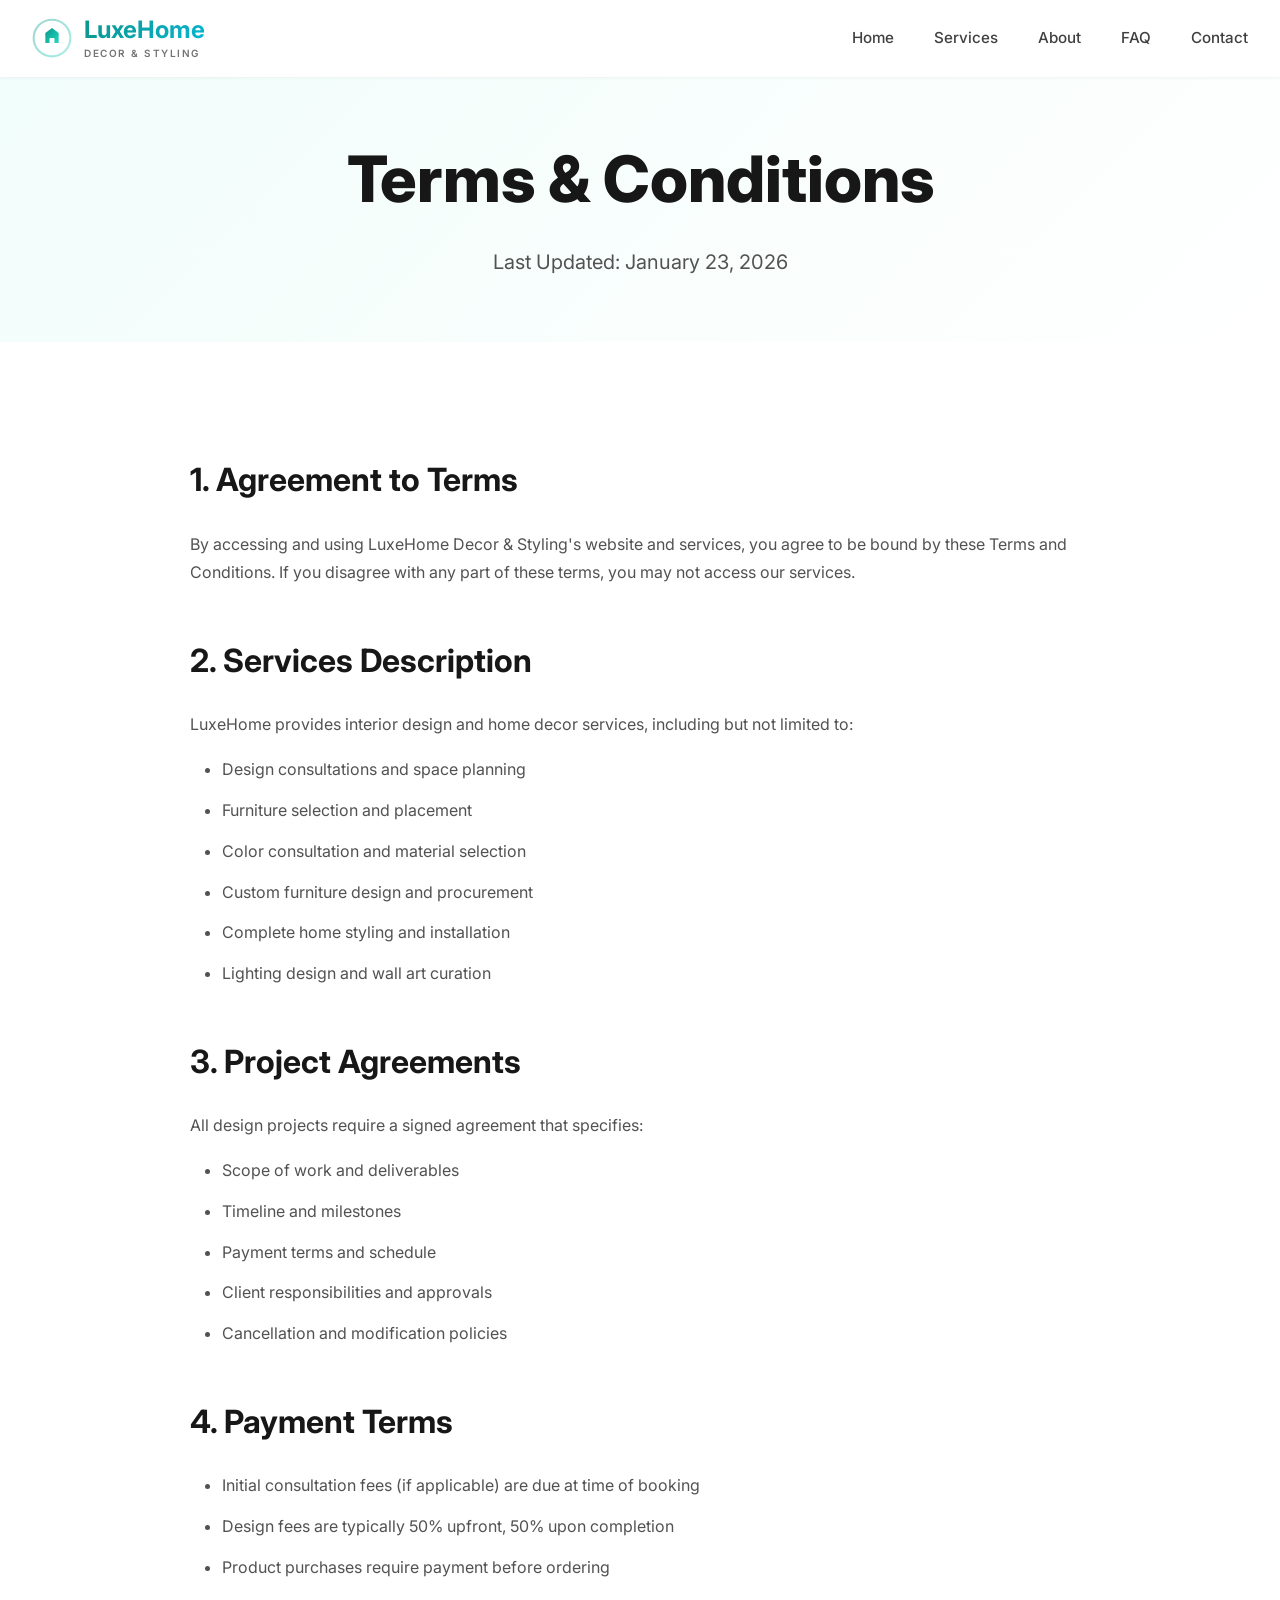
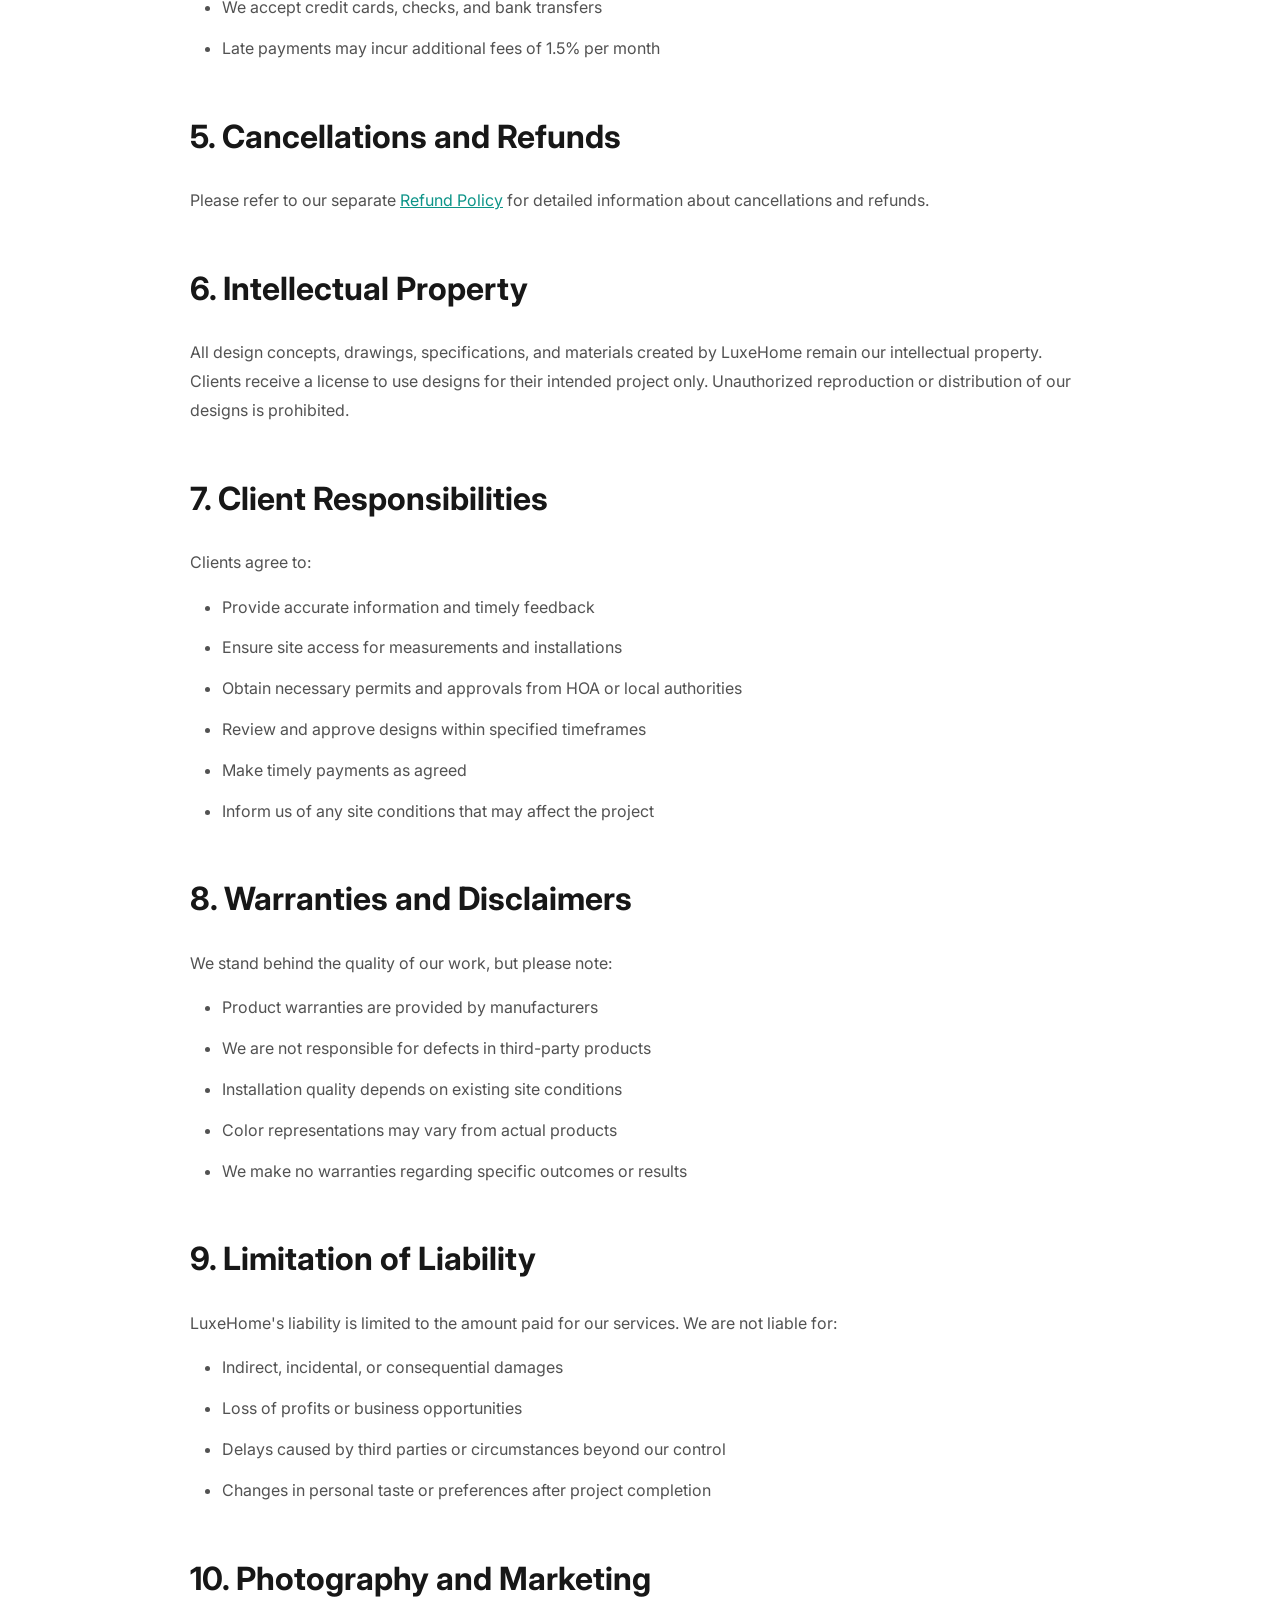
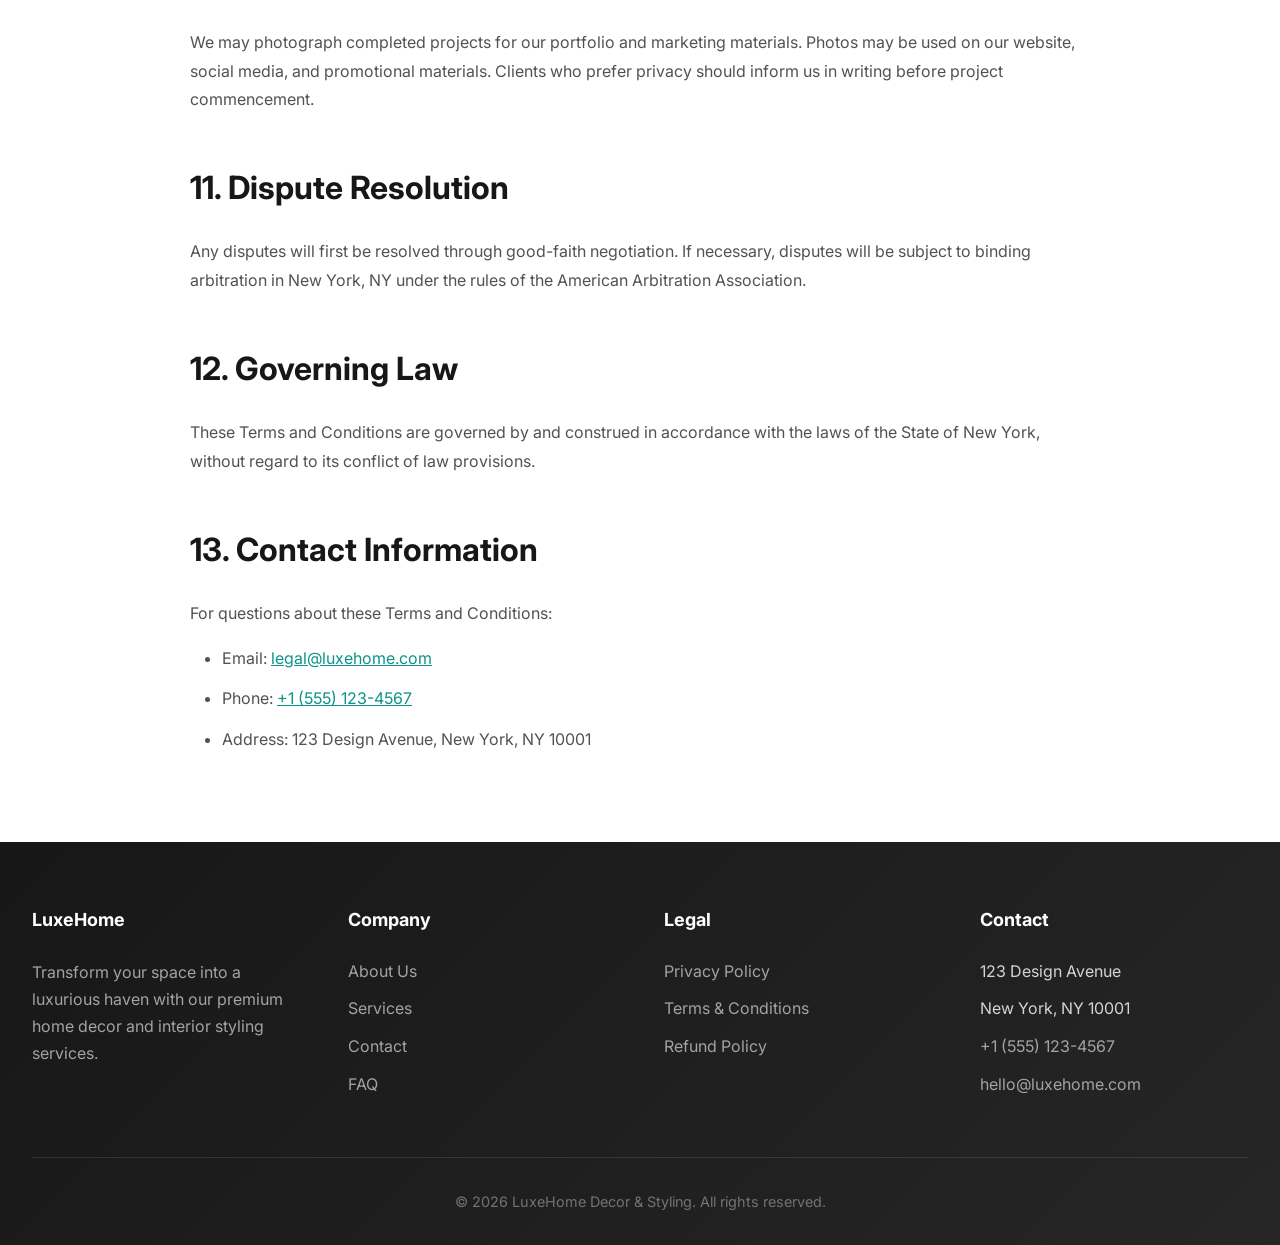
<file: terms.html>
<!DOCTYPE html>
<html lang="en">
<head>
    <meta charset="UTF-8">
    <meta name="viewport" content="width=device-width, initial-scale=1.0">
    <title>Terms & Conditions - LuxeHome Decor & Styling</title>
    <link rel="icon" type="image/svg+xml" href="data:image/svg+xml,<svg xmlns='http://www.w3.org/2000/svg' viewBox='0 0 100 100'><text y='.9em' font-size='90'>🏠</text></svg>">
    <link href="https://fonts.googleapis.com/css2?family=Inter:wght@300;400;500;600;700;800;900&display=swap" rel="stylesheet">
    <link rel="stylesheet" href="css/style.css">
    <style>
        .legal-content {max-width: 900px; margin: 0 auto;}
        .legal-content h2 {font-size: 2rem; font-weight: 700; margin: 3rem 0 1.5rem; color: #171717;}
        .legal-content h3 {font-size: 1.5rem; font-weight: 600; margin: 2rem 0 1rem; color: #262626;}
        .legal-content p {color: #525252; line-height: 1.8; margin-bottom: 1rem;}
        .legal-content ul, .legal-content ol {margin: 1rem 0 1.5rem 2rem; color: #525252; line-height: 1.8;}
        .legal-content li {margin-bottom: 0.75rem;}
        .legal-content strong {color: #171717; font-weight: 600;}
        .legal-content a {color: #0d9488; text-decoration: underline;}
    </style>
</head>
<body>
    <header class="header">
        <div class="header-container">
            <a href="index.html" class="logo">
                <svg class="logo-icon" viewBox="0 0 48 48" fill="none" xmlns="http://www.w3.org/2000/svg">
                    <circle cx="24" cy="24" r="22" stroke="url(#logoGradient)" stroke-width="2.5" fill="none" opacity="0.4"/>
                    <path d="M24 12L32 18V30H16V18L24 12Z" fill="url(#logoGradient)"/>
                    <rect x="21" y="24" width="6" height="6" fill="white" rx="1"/>
                    <defs>
                        <linearGradient id="logoGradient" x1="0%" y1="0%" x2="100%" y2="100%">
                            <stop offset="0%" stop-color="#0d9488"/>
                            <stop offset="50%" stop-color="#14b8a6"/>
                            <stop offset="100%" stop-color="#2dd4bf"/>
                        </linearGradient>
                    </defs>
                </svg>
                <div class="logo-text">
                    <span class="logo-name">LuxeHome</span>
                    <span class="logo-tagline">DECOR & STYLING</span>
                </div>
            </a>
            <nav class="nav">
                <a href="index.html">Home</a>
                <a href="services.html">Services</a>
                <a href="about.html">About</a>
                <a href="faq.html">FAQ</a>
                <a href="contact.html">Contact</a>
            </nav>
            <button class="mobile-menu-toggle" aria-label="Toggle menu">☰</button>
        </div>
    </header>

    <div class="page-hero">
        <h1>Terms & Conditions</h1>
        <p class="page-subtitle">Last Updated: January 23, 2026</p>
    </div>

    <section class="content-section">
        <div class="container">
            <div class="legal-content">
                <h2>1. Agreement to Terms</h2>
                <p>By accessing and using LuxeHome Decor & Styling's website and services, you agree to be bound by these Terms and Conditions. If you disagree with any part of these terms, you may not access our services.</p>

                <h2>2. Services Description</h2>
                <p>LuxeHome provides interior design and home decor services, including but not limited to:</p>
                <ul>
                    <li>Design consultations and space planning</li>
                    <li>Furniture selection and placement</li>
                    <li>Color consultation and material selection</li>
                    <li>Custom furniture design and procurement</li>
                    <li>Complete home styling and installation</li>
                    <li>Lighting design and wall art curation</li>
                </ul>

                <h2>3. Project Agreements</h2>
                <p>All design projects require a signed agreement that specifies:</p>
                <ul>
                    <li>Scope of work and deliverables</li>
                    <li>Timeline and milestones</li>
                    <li>Payment terms and schedule</li>
                    <li>Client responsibilities and approvals</li>
                    <li>Cancellation and modification policies</li>
                </ul>

                <h2>4. Payment Terms</h2>
                <ul>
                    <li>Initial consultation fees (if applicable) are due at time of booking</li>
                    <li>Design fees are typically 50% upfront, 50% upon completion</li>
                    <li>Product purchases require payment before ordering</li>
                    <li>We accept credit cards, checks, and bank transfers</li>
                    <li>Late payments may incur additional fees of 1.5% per month</li>
                </ul>

                <h2>5. Cancellations and Refunds</h2>
                <p>Please refer to our separate <a href="refund.html">Refund Policy</a> for detailed information about cancellations and refunds.</p>

                <h2>6. Intellectual Property</h2>
                <p>All design concepts, drawings, specifications, and materials created by LuxeHome remain our intellectual property. Clients receive a license to use designs for their intended project only. Unauthorized reproduction or distribution of our designs is prohibited.</p>

                <h2>7. Client Responsibilities</h2>
                <p>Clients agree to:</p>
                <ul>
                    <li>Provide accurate information and timely feedback</li>
                    <li>Ensure site access for measurements and installations</li>
                    <li>Obtain necessary permits and approvals from HOA or local authorities</li>
                    <li>Review and approve designs within specified timeframes</li>
                    <li>Make timely payments as agreed</li>
                    <li>Inform us of any site conditions that may affect the project</li>
                </ul>

                <h2>8. Warranties and Disclaimers</h2>
                <p>We stand behind the quality of our work, but please note:</p>
                <ul>
                    <li>Product warranties are provided by manufacturers</li>
                    <li>We are not responsible for defects in third-party products</li>
                    <li>Installation quality depends on existing site conditions</li>
                    <li>Color representations may vary from actual products</li>
                    <li>We make no warranties regarding specific outcomes or results</li>
                </ul>

                <h2>9. Limitation of Liability</h2>
                <p>LuxeHome's liability is limited to the amount paid for our services. We are not liable for:</p>
                <ul>
                    <li>Indirect, incidental, or consequential damages</li>
                    <li>Loss of profits or business opportunities</li>
                    <li>Delays caused by third parties or circumstances beyond our control</li>
                    <li>Changes in personal taste or preferences after project completion</li>
                </ul>

                <h2>10. Photography and Marketing</h2>
                <p>We may photograph completed projects for our portfolio and marketing materials. Photos may be used on our website, social media, and promotional materials. Clients who prefer privacy should inform us in writing before project commencement.</p>

                <h2>11. Dispute Resolution</h2>
                <p>Any disputes will first be resolved through good-faith negotiation. If necessary, disputes will be subject to binding arbitration in New York, NY under the rules of the American Arbitration Association.</p>

                <h2>12. Governing Law</h2>
                <p>These Terms and Conditions are governed by and construed in accordance with the laws of the State of New York, without regard to its conflict of law provisions.</p>

                <h2>13. Contact Information</h2>
                <p>For questions about these Terms and Conditions:</p>
                <ul>
                    <li>Email: <a href="mailto:legal@luxehome.com">legal@luxehome.com</a></li>
                    <li>Phone: <a href="tel:+15551234567">+1 (555) 123-4567</a></li>
                    <li>Address: 123 Design Avenue, New York, NY 10001</li>
                </ul>
            </div>
        </div>
    </section>

    <footer class="footer">
        <div class="footer-grid">
            <div class="footer-column">
                <h4>LuxeHome</h4>
                <p>Transform your space into a luxurious haven with our premium home decor and interior styling services.</p>
            </div>
            <div class="footer-column">
                <h4>Company</h4>
                <ul>
                    <li><a href="about.html">About Us</a></li>
                    <li><a href="services.html">Services</a></li>
                    <li><a href="contact.html">Contact</a></li>
                    <li><a href="faq.html">FAQ</a></li>
                </ul>
            </div>
            <div class="footer-column">
                <h4>Legal</h4>
                <ul>
                    <li><a href="privacy.html">Privacy Policy</a></li>
                    <li><a href="terms.html">Terms & Conditions</a></li>
                    <li><a href="refund.html">Refund Policy</a></li>
                </ul>
            </div>
            <div class="footer-column">
                <h4>Contact</h4>
                <ul>
                    <li>123 Design Avenue</li>
                    <li>New York, NY 10001</li>
                    <li><a href="tel:+15551234567">+1 (555) 123-4567</a></li>
                    <li><a href="mailto:hello@luxehome.com">hello@luxehome.com</a></li>
                </ul>
            </div>
        </div>
        <div class="footer-bottom">
            <p>&copy; 2026 LuxeHome Decor & Styling. All rights reserved.</p>
        </div>
    </footer>

    <button class="back-to-top" aria-label="Back to top">↑</button>
    <script src="js/main.js"></script>
</body>
</html>
</file>
<file: css/style.css>
/* ========================================
   LuxeHome Decor & Styling - Main Styles
   ======================================== */

/* ========== CSS RESET ========== */
* {
    margin: 0;
    padding: 0;
    box-sizing: border-box;
}

/* ========== CSS VARIABLES ========== */
:root {
    /* Teal & Cyan Primary Colors */
    --teal-50: #f0fdfa;
    --teal-100: #ccfbf1;
    --teal-200: #99f6e4;
    --teal-300: #5eead4;
    --teal-400: #2dd4bf;
    --teal-500: #14b8a6;
    --teal-600: #0d9488;
    --teal-700: #0f766e;
    --teal-800: #115e59;
    --teal-900: #134e4a;
    
    --cyan-400: #22d3ee;
    --cyan-500: #06b6d4;
    --cyan-600: #0891b2;
    
    /* Amber Accent Colors */
    --amber-400: #fbbf24;
    --amber-500: #f59e0b;
    --amber-600: #d97706;
    
    /* Neutral Colors */
    --neutral-50: #fafafa;
    --neutral-100: #f5f5f5;
    --neutral-200: #e5e5e5;
    --neutral-300: #d4d4d4;
    --neutral-400: #a3a3a3;
    --neutral-500: #737373;
    --neutral-600: #525252;
    --neutral-700: #404040;
    --neutral-800: #262626;
    --neutral-900: #171717;
    
    /* Spacing */
    --spacing-xs: 0.5rem;
    --spacing-sm: 1rem;
    --spacing-md: 1.5rem;
    --spacing-lg: 2rem;
    --spacing-xl: 3rem;
    --spacing-2xl: 4rem;
    
    /* Transitions */
    --transition-fast: 0.2s ease;
    --transition-normal: 0.3s ease;
    --transition-slow: 0.5s ease;
}

/* ========== BASE STYLES ========== */
html {
    scroll-behavior: smooth;
    font-size: 16px;
}

body {
    font-family: 'Inter', -apple-system, BlinkMacSystemFont, 'Segoe UI', 'Roboto', sans-serif;
    color: var(--neutral-900);
    background: #ffffff;
    line-height: 1.6;
    overflow-x: hidden;
    -webkit-font-smoothing: antialiased;
    -moz-osx-font-smoothing: grayscale;
}

img {
    max-width: 100%;
    height: auto;
    display: block;
}

a {
    text-decoration: none;
    color: inherit;
    transition: var(--transition-normal);
}

button {
    font-family: inherit;
    cursor: pointer;
    border: none;
    background: none;
    transition: var(--transition-normal);
}

/* ========== UTILITY CLASSES ========== */
.container {
    max-width: 1200px;
    margin: 0 auto;
    padding: 0 var(--spacing-lg);
}

.gradient-text {
    background: linear-gradient(135deg, var(--teal-600), var(--cyan-500));
    -webkit-background-clip: text;
    -webkit-text-fill-color: transparent;
    background-clip: text;
}

/* ========== HEADER ========== */
.header {
    position: fixed;
    top: 0;
    left: 0;
    right: 0;
    z-index: 1000;
    background: rgba(255, 255, 255, 0.98);
    backdrop-filter: blur(10px);
    -webkit-backdrop-filter: blur(10px);
    box-shadow: 0 1px 3px rgba(0, 0, 0, 0.05);
    transition: var(--transition-normal);
}

.header.scrolled {
    box-shadow: 0 4px 20px rgba(0, 0, 0, 0.08);
}

.header-container {
    max-width: 1400px;
    margin: 0 auto;
    padding: 1rem var(--spacing-lg);
    display: flex;
    align-items: center;
    justify-content: space-between;
}

.logo {
    display: flex;
    align-items: center;
    gap: 0.75rem;
    transition: transform var(--transition-normal);
}

.logo:hover {
    transform: translateY(-2px);
}

.logo-icon {
    width: 40px;
    height: 40px;
}

.logo-text {
    display: flex;
    flex-direction: column;
}

.logo-name {
    font-size: 1.5rem;
    font-weight: 700;
    background: linear-gradient(135deg, var(--teal-600), var(--cyan-500));
    -webkit-background-clip: text;
    -webkit-text-fill-color: transparent;
    background-clip: text;
    line-height: 1.2;
}

.logo-tagline {
    font-size: 0.625rem;
    text-transform: uppercase;
    letter-spacing: 0.15em;
    color: var(--neutral-500);
    font-weight: 600;
}

.nav {
    display: flex;
    align-items: center;
    gap: 2.5rem;
}

.nav a {
    color: var(--neutral-700);
    font-weight: 500;
    font-size: 0.95rem;
    position: relative;
}

.nav a::after {
    content: '';
    position: absolute;
    bottom: -5px;
    left: 0;
    width: 0;
    height: 2px;
    background: linear-gradient(135deg, var(--teal-500), var(--cyan-500));
    transition: width var(--transition-normal);
}

.nav a:hover,
.nav a.active {
    color: var(--teal-600);
}

.nav a:hover::after,
.nav a.active::after {
    width: 100%;
}

.mobile-menu-toggle {
    display: none;
    font-size: 1.75rem;
    color: var(--neutral-700);
    padding: 0.5rem;
}

/* ========== MAIN CONTENT ========== */
main {
    padding-top: 80px;
    min-height: 100vh;
}

/* ========== HERO SECTION ========== */
.hero {
    position: relative;
    min-height: 90vh;
    display: flex;
    align-items: center;
    justify-content: center;
    background: linear-gradient(135deg, var(--teal-50) 0%, #ffffff 50%, var(--cyan-50) 100%);
    overflow: hidden;
}

.hero::before {
    content: '';
    position: absolute;
    top: -50%;
    right: -20%;
    width: 800px;
    height: 800px;
    background: radial-gradient(circle, rgba(20, 184, 166, 0.1) 0%, transparent 70%);
    border-radius: 50%;
    animation: float 20s ease-in-out infinite;
}

.hero::after {
    content: '';
    position: absolute;
    bottom: -50%;
    left: -20%;
    width: 600px;
    height: 600px;
    background: radial-gradient(circle, rgba(6, 182, 212, 0.08) 0%, transparent 70%);
    border-radius: 50%;
    animation: float 15s ease-in-out infinite reverse;
}

@keyframes float {
    0%, 100% { transform: translateY(0) rotate(0deg); }
    50% { transform: translateY(-30px) rotate(5deg); }
}

.hero-content {
    text-align: center;
    max-width: 900px;
    padding: var(--spacing-2xl) var(--spacing-lg);
    position: relative;
    z-index: 10;
}

.hero h1 {
    font-size: clamp(2.5rem, 6vw, 4.5rem);
    font-weight: 800;
    line-height: 1.1;
    margin-bottom: var(--spacing-md);
    color: var(--neutral-900);
}

.hero-subtitle {
    font-size: clamp(1.125rem, 2vw, 1.5rem);
    color: var(--neutral-600);
    margin-bottom: var(--spacing-xl);
    line-height: 1.6;
}

.hero-buttons {
    display: flex;
    gap: 1rem;
    justify-content: center;
    flex-wrap: wrap;
}

.btn {
    padding: 1rem 2rem;
    border-radius: 0.75rem;
    font-weight: 600;
    font-size: 1rem;
    display: inline-flex;
    align-items: center;
    gap: 0.5rem;
    transition: all var(--transition-normal);
    cursor: pointer;
}

.btn-primary {
    background: linear-gradient(135deg, var(--teal-500), var(--teal-600));
    color: white;
    box-shadow: 0 4px 15px rgba(13, 148, 136, 0.3);
}

.btn-primary:hover {
    transform: translateY(-3px);
    box-shadow: 0 8px 25px rgba(13, 148, 136, 0.4);
}

.btn-secondary {
    background: white;
    color: var(--teal-600);
    border: 2px solid var(--teal-500);
}

.btn-secondary:hover {
    background: var(--teal-50);
    transform: translateY(-3px);
}

/* ========== PAGE HERO ========== */
.page-hero {
    background: linear-gradient(135deg, var(--teal-50), #ffffff);
    padding: 8rem 2rem 4rem;
    text-align: center;
    position: relative;
}

.page-hero h1 {
    font-size: clamp(2.5rem, 5vw, 4rem);
    font-weight: 800;
    margin-bottom: 1rem;
    color: var(--neutral-900);
}

.page-subtitle {
    font-size: 1.25rem;
    color: var(--neutral-600);
    max-width: 700px;
    margin: 0 auto;
}

/* ========== CONTENT SECTIONS ========== */
.content-section {
    padding: var(--spacing-2xl) var(--spacing-lg);
}

.section-header {
    text-align: center;
    margin-bottom: var(--spacing-xl);
}

.section-header h2 {
    font-size: clamp(2rem, 4vw, 3rem);
    font-weight: 700;
    margin-bottom: 1rem;
}

.section-header p {
    font-size: 1.125rem;
    color: var(--neutral-600);
    max-width: 700px;
    margin: 0 auto;
}

/* ========== FOOTER ========== */
.footer {
    background: linear-gradient(135deg, var(--neutral-900), var(--neutral-800));
    color: var(--neutral-300);
    padding: var(--spacing-2xl) var(--spacing-lg) var(--spacing-lg);
}

.footer-grid {
    display: grid;
    grid-template-columns: repeat(auto-fit, minmax(250px, 1fr));
    gap: var(--spacing-xl);
    max-width: 1400px;
    margin: 0 auto var(--spacing-xl);
}

.footer-column h4 {
    color: white;
    font-weight: 700;
    font-size: 1.125rem;
    margin-bottom: var(--spacing-md);
}

.footer-column p {
    line-height: 1.7;
    color: var(--neutral-400);
}

.footer-column ul {
    list-style: none;
}

.footer-column ul li {
    margin-bottom: 0.75rem;
}

.footer-column ul li a {
    color: var(--neutral-400);
    transition: color var(--transition-normal);
}

.footer-column ul li a:hover {
    color: var(--teal-400);
}

.footer-bottom {
    padding-top: var(--spacing-lg);
    border-top: 1px solid rgba(255, 255, 255, 0.1);
    text-align: center;
    color: var(--neutral-500);
    font-size: 0.9rem;
}

/* ========== BACK TO TOP BUTTON ========== */
.back-to-top {
    position: fixed;
    bottom: 2rem;
    right: 2rem;
    width: 3.5rem;
    height: 3.5rem;
    background: linear-gradient(135deg, var(--teal-500), var(--teal-600));
    color: white;
    border-radius: 50%;
    display: flex;
    align-items: center;
    justify-content: center;
    font-size: 1.5rem;
    box-shadow: 0 4px 20px rgba(13, 148, 136, 0.4);
    opacity: 0;
    visibility: hidden;
    transform: scale(0.8);
    transition: all var(--transition-normal);
    z-index: 999;
}

.back-to-top.show {
    opacity: 1;
    visibility: visible;
    transform: scale(1);
}

.back-to-top:hover {
    transform: translateY(-5px) scale(1);
    box-shadow: 0 8px 30px rgba(13, 148, 136, 0.5);
}

/* ========== RESPONSIVE ========== */
@media (max-width: 768px) {
    .nav {
        position: fixed;
        top: 80px;
        left: -100%;
        width: 100%;
        height: calc(100vh - 80px);
        background: white;
        flex-direction: column;
        padding: 2rem;
        gap: 1.5rem;
        transition: left var(--transition-normal);
        box-shadow: 0 10px 40px rgba(0, 0, 0, 0.1);
    }
    
    .nav.active {
        left: 0;
    }
    
    .mobile-menu-toggle {
        display: block;
    }
    
    .hero {
        min-height: 70vh;
    }
    
    .hero-buttons {
        flex-direction: column;
        align-items: stretch;
    }
    
    .btn {
        justify-content: center;
    }
}

@media (max-width: 480px) {
    .header-container {
        padding: 1rem;
    }
    
    .logo-name {
        font-size: 1.25rem;
    }
    
    .back-to-top {
        width: 3rem;
        height: 3rem;
        font-size: 1.25rem;
        bottom: 1rem;
        right: 1rem;
    }
}

/* ========== ANIMATIONS ========== */
@keyframes fadeInUp {
    from {
        opacity: 0;
        transform: translateY(30px);
    }
    to {
        opacity: 1;
        transform: translateY(0);
    }
}

.fade-in-up {
    animation: fadeInUp 0.6s ease-out;
}
</file>
